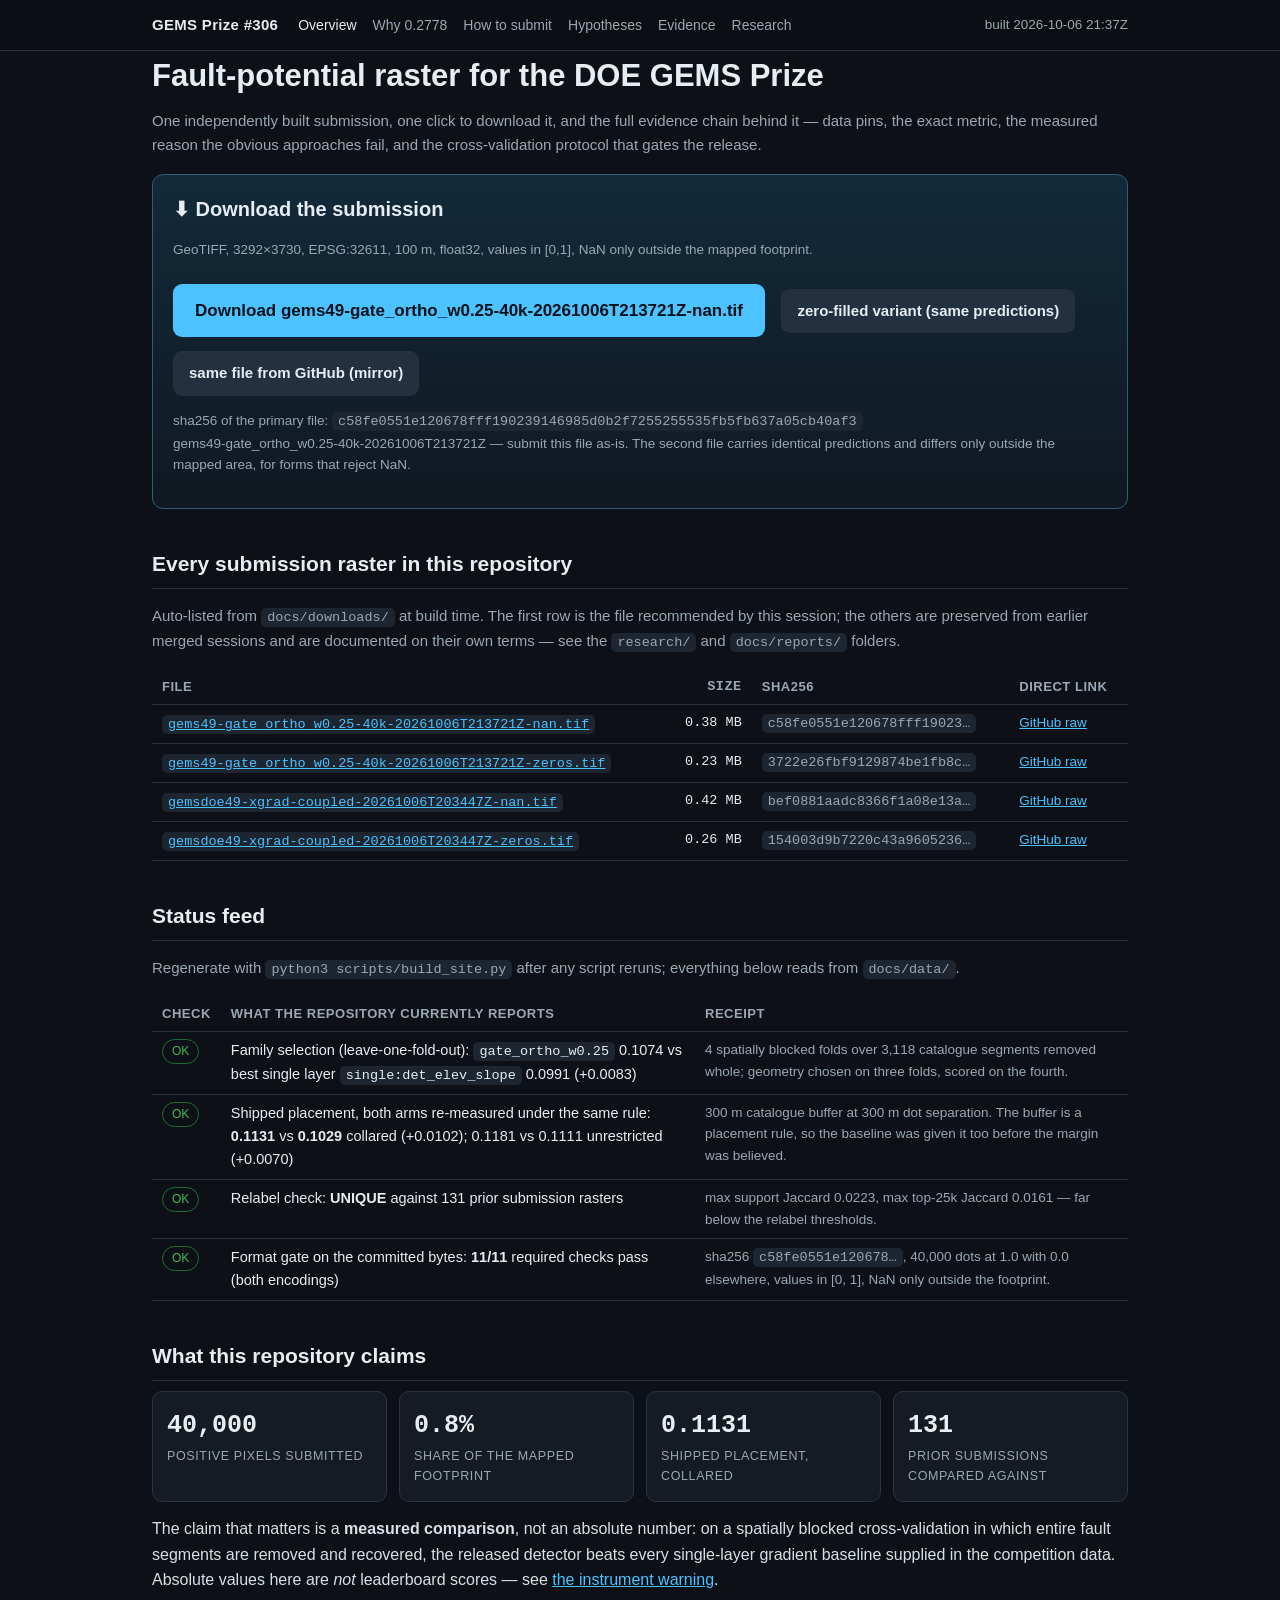
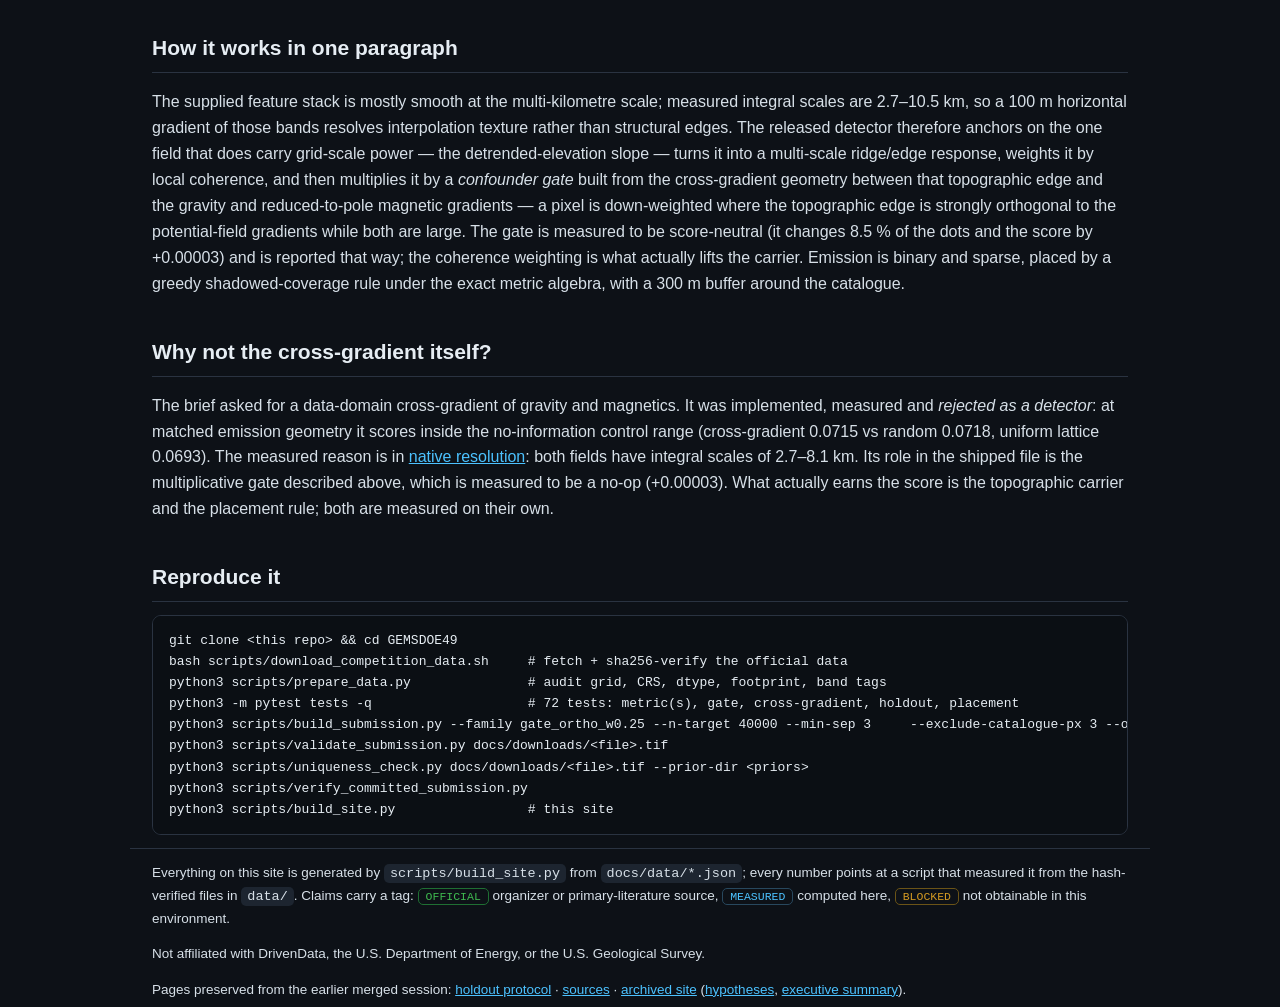
<file: index.html>
<!doctype html>
<html lang="en"><head><meta charset="utf-8">
<meta http-equiv="refresh" content="0; url=docs/index.html">
<link rel="canonical" href="docs/index.html">
<title>GEMSDOE49 — DOE GEMS Prize submission</title></head>
<body><p>The site is at <a href="docs/index.html">docs/index.html</a>.</p></body></html>
</file>
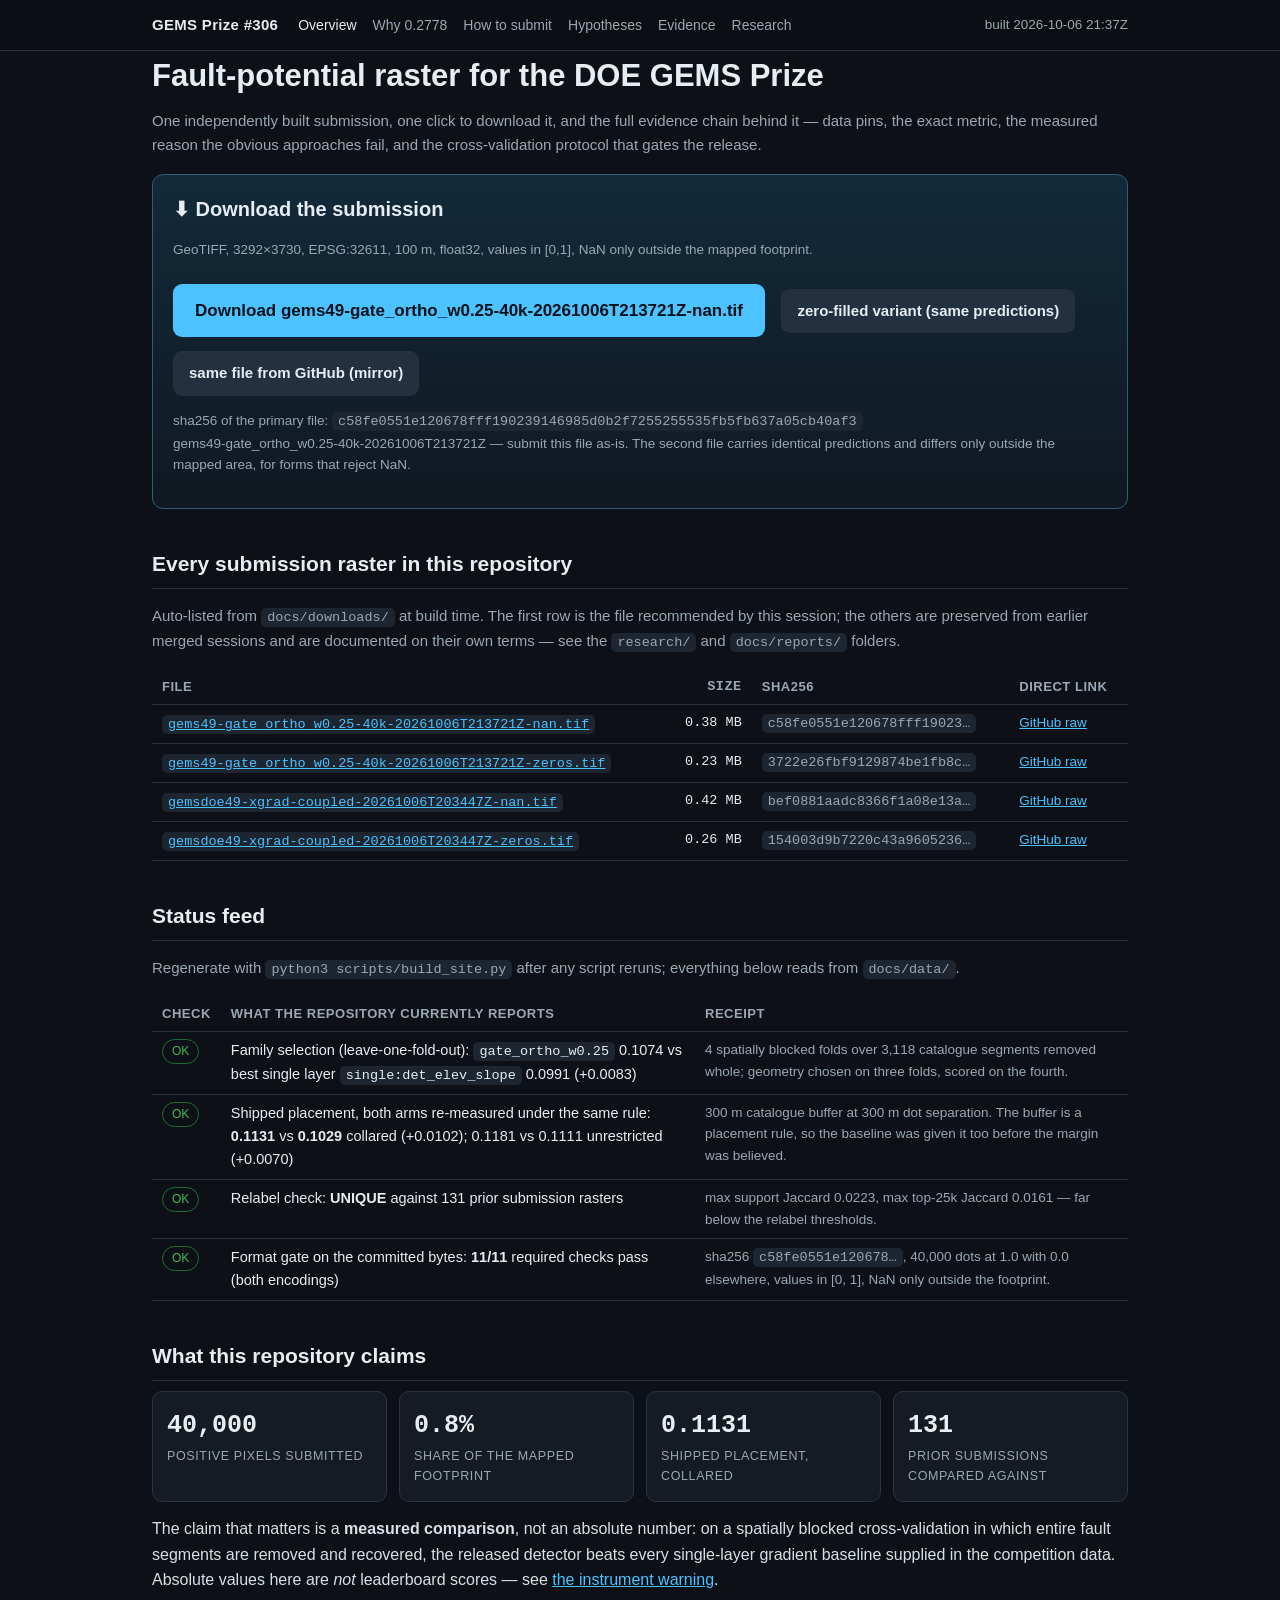
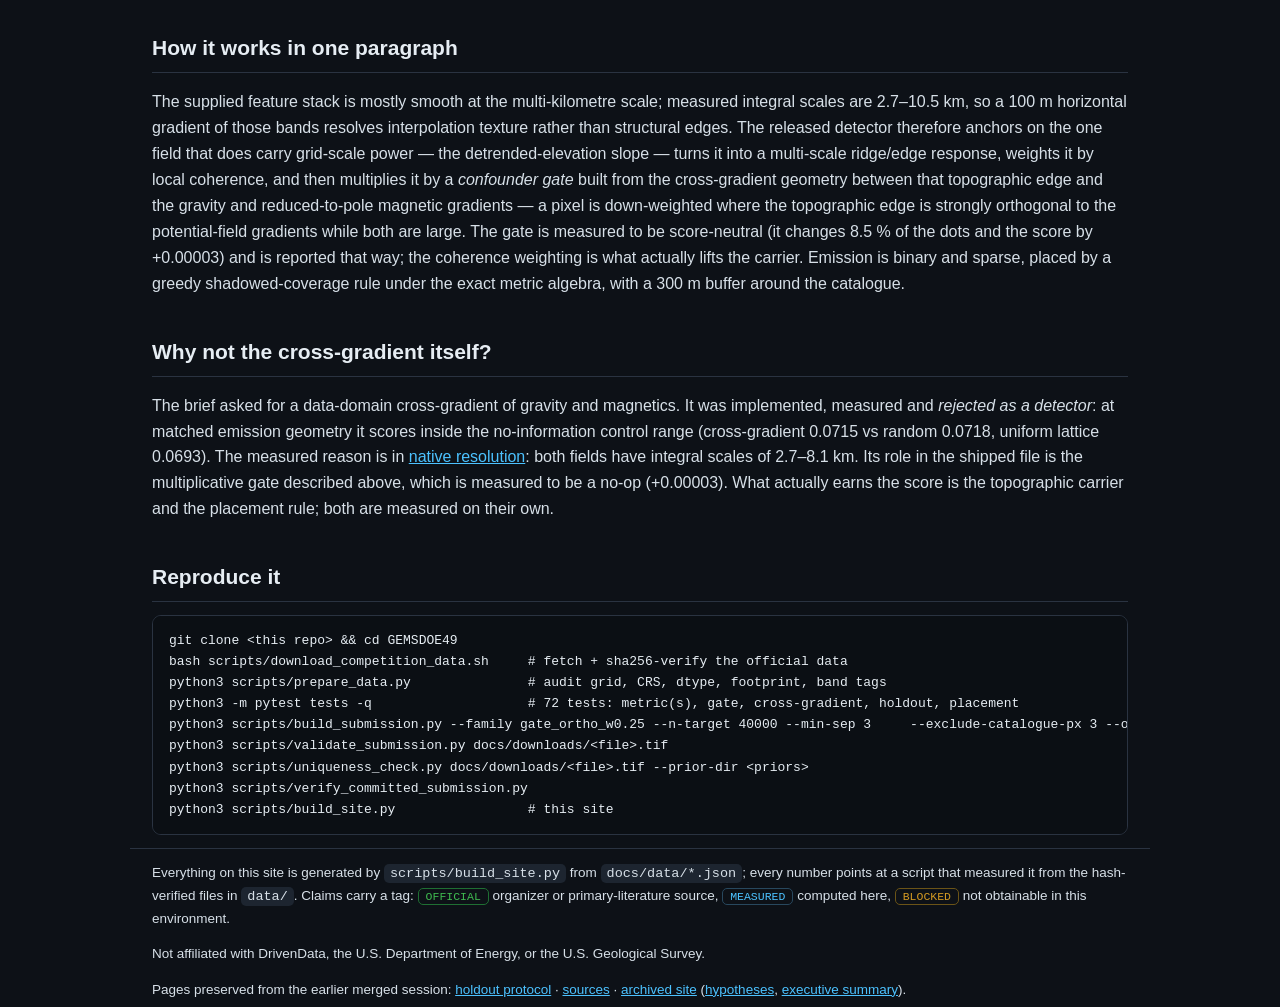
<file: docs/index.html>
<!doctype html>
<html lang="en"><head><meta charset="utf-8">
<meta name="viewport" content="width=device-width,initial-scale=1">
<title>Submission — DOE GEMS Prize</title>
<meta name="description" content="Independently built, format-verified fault-potential submission for the
DrivenData DOE GEMS Prize (competition 306).">
<link rel="stylesheet" href="assets/site.css">
</head><body>
<header><div class="wrap"><b>GEMS&nbsp;Prize&nbsp;#306</b><nav><a href="index.html" aria-current=page>Overview</a><a href="analysis.html">Why 0.2778</a><a href="executive-summary.html">How to submit</a><a href="hypotheses.html">Hypotheses</a><a href="evidence.html">Evidence</a><a href="research.html">Research</a></nav>
<span class="small" style="margin-left:auto">built 2026-10-06 21:37Z</span></div></header>
<main class="wrap">
<h1>Fault-potential raster for the DOE GEMS Prize</h1>
<p class="sub">One independently built submission, one click to download it, and the full evidence
chain behind it — data pins, the exact metric, the measured reason the obvious approaches fail, and
the cross-validation protocol that gates the release.</p>
<div class="card dl"><h2>⬇ Download the submission</h2>
<p class="small">GeoTIFF, 3292×3730, EPSG:32611, 100 m, float32,
values in [0,1], NaN only outside the mapped footprint.</p>
<a class="btn" href="downloads/gems49-gate_ortho_w0.25-40k-20261006T213721Z-nan.tif" download>Download gems49-gate_ortho_w0.25-40k-20261006T213721Z-nan.tif</a>
<a class="btn sec" href="downloads/gems49-gate_ortho_w0.25-40k-20261006T213721Z-zeros.tif" download>zero-filled variant (same predictions)</a>
<a class="btn sec" href="https://github.com/buffedlizard55-lab/GEMSDOE49/raw/main/docs/downloads/gems49-gate_ortho_w0.25-40k-20261006T213721Z-nan.tif">same file from GitHub (mirror)</a>
<p class="small" style="margin-top:10px">sha256 of the primary file:
<code>c58fe0551e120678fff190239146985d0b2f7255255535fb5fb637a05cb40af3</code><br>gems49-gate_ortho_w0.25-40k-20261006T213721Z — submit this file as-is. The second file
carries identical predictions and differs only outside the mapped area, for forms that reject NaN.</p>
</div>
<h2>Every submission raster in this repository</h2>
<p class="sub">Auto-listed from <code>docs/downloads/</code> at build time. The first row is the file
recommended by this session; the others are preserved from earlier merged sessions and are documented
on their own terms — see the <code>research/</code> and <code>docs/reports/</code> folders.</p>
<table><tr><th>file</th><th class="n">size</th><th>sha256</th><th>direct link</th></tr><tr><td><a href="downloads/gems49-gate_ortho_w0.25-40k-20261006T213721Z-nan.tif"><code>gems49-gate_ortho_w0.25-40k-20261006T213721Z-nan.tif</code></a></td><td class="n">0.38 MB</td><td class="small"><code>c58fe0551e120678fff19023…</code></td><td class="small"><a href="https://github.com/buffedlizard55-lab/GEMSDOE49/raw/main/docs/downloads/gems49-gate_ortho_w0.25-40k-20261006T213721Z-nan.tif">GitHub raw</a></td></tr><tr><td><a href="downloads/gems49-gate_ortho_w0.25-40k-20261006T213721Z-zeros.tif"><code>gems49-gate_ortho_w0.25-40k-20261006T213721Z-zeros.tif</code></a></td><td class="n">0.23 MB</td><td class="small"><code>3722e26fbf9129874be1fb8c…</code></td><td class="small"><a href="https://github.com/buffedlizard55-lab/GEMSDOE49/raw/main/docs/downloads/gems49-gate_ortho_w0.25-40k-20261006T213721Z-zeros.tif">GitHub raw</a></td></tr><tr><td><a href="downloads/gemsdoe49-xgrad-coupled-20261006T203447Z-nan.tif"><code>gemsdoe49-xgrad-coupled-20261006T203447Z-nan.tif</code></a></td><td class="n">0.42 MB</td><td class="small"><code>bef0881aadc8366f1a08e13a…</code></td><td class="small"><a href="https://github.com/buffedlizard55-lab/GEMSDOE49/raw/main/docs/downloads/gemsdoe49-xgrad-coupled-20261006T203447Z-nan.tif">GitHub raw</a></td></tr><tr><td><a href="downloads/gemsdoe49-xgrad-coupled-20261006T203447Z-zeros.tif"><code>gemsdoe49-xgrad-coupled-20261006T203447Z-zeros.tif</code></a></td><td class="n">0.26 MB</td><td class="small"><code>154003d9b7220c43a9605236…</code></td><td class="small"><a href="https://github.com/buffedlizard55-lab/GEMSDOE49/raw/main/docs/downloads/gemsdoe49-xgrad-coupled-20261006T203447Z-zeros.tif">GitHub raw</a></td></tr></table>
<h2>Status feed</h2>
<p class="sub">Regenerate with <code>python3 scripts/build_site.py</code> after any script reruns;
everything below reads from <code>docs/data/</code>.</p>
<table><tr><th>check</th><th>what the repository currently reports</th><th>receipt</th></tr><tr><td><span class="pill ok">OK</span></td><td>Family selection (leave-one-fold-out): <code>gate_ortho_w0.25</code> 0.1074 vs best single layer <code>single:det_elev_slope</code> 0.0991 (+0.0083)</td><td class="small">4 spatially blocked folds over 3,118 catalogue segments removed whole; geometry chosen on three folds, scored on the fourth.</td></tr><tr><td><span class="pill ok">OK</span></td><td>Shipped placement, both arms re-measured under the same rule: <b>0.1131</b> vs <b>0.1029</b> collared (+0.0102); 0.1181 vs 0.1111 unrestricted (+0.0070)</td><td class="small">300 m catalogue buffer at 300 m dot separation. The buffer is a placement rule, so the baseline was given it too before the margin was believed.</td></tr><tr><td><span class="pill ok">OK</span></td><td>Relabel check: <b>UNIQUE</b> against 131 prior submission rasters</td><td class="small">max support Jaccard 0.0223, max top-25k Jaccard 0.0161 — far below the relabel thresholds.</td></tr><tr><td><span class="pill ok">OK</span></td><td>Format gate on the committed bytes: <b>11/11</b> required checks pass (both encodings)</td><td class="small">sha256 <code>c58fe0551e120678…</code>, 40,000 dots at 1.0 with 0.0 elsewhere, values in [0, 1], NaN only outside the footprint.</td></tr></table>
<h2>What this repository claims</h2>
<div class="grid">
<div class="kpi"><div class="v">40,000</div><div class="k">positive pixels submitted</div></div>
<div class="kpi"><div class="v">0.8%</div><div class="k">share of the mapped footprint</div></div>
<div class="kpi"><div class="v">0.1131</div><div class="k">shipped placement, collared</div></div>
<div class="kpi"><div class="v">131</div><div class="k">prior submissions compared against</div></div>
</div>
<p style="margin-top:14px">The claim that matters is a <b>measured comparison</b>, not an absolute
number: on a spatially blocked cross-validation in which entire fault segments are removed and
recovered, the released detector beats every single-layer gradient baseline supplied in the
competition data. Absolute values here are <em>not</em> leaderboard scores — see
<a href="evidence.html#instrument">the instrument warning</a>.</p>
<h2>How it works in one paragraph</h2>
<p>The supplied feature stack is mostly smooth at the multi-kilometre scale; measured integral scales
are 2.7–10.5 km, so a 100 m horizontal gradient of those bands resolves interpolation texture rather
than structural edges. The released detector therefore anchors on the one field that does carry
grid-scale power — the detrended-elevation slope — turns it into a multi-scale ridge/edge response,
weights it by local coherence, and then multiplies it by a <em>confounder gate</em> built from the
cross-gradient geometry between that topographic edge and the gravity and reduced-to-pole magnetic
gradients — a pixel is down-weighted where the topographic edge is strongly orthogonal to the
potential-field gradients while both are large. The gate is measured to be score-neutral (it changes
8.5 % of the dots and the score by +0.00003) and is reported that way; the coherence weighting is
what actually lifts the carrier. Emission is binary and sparse, placed by a greedy
shadowed-coverage rule under the exact metric algebra, with a 300 m buffer around the catalogue.</p>
<h2>Why not the cross-gradient itself?</h2>
<p>The brief asked for a data-domain cross-gradient of gravity and magnetics. It was implemented,
measured and <em>rejected as a detector</em>: at matched emission geometry it scores inside the
no-information control range (cross-gradient 0.0715
vs random 0.0718, uniform lattice
0.0693). The measured reason is
in <a href="evidence.html#native">native resolution</a>: both fields have integral scales of
2.7–8.1 km. Its role in the shipped file is the multiplicative gate described above, which is
measured to be a no-op (+0.00003). What actually earns the score is the topographic carrier and the
placement rule; both are measured on their own.</p>
<h2>Reproduce it</h2>
<pre>git clone &lt;this repo&gt; &amp;&amp; cd GEMSDOE49
bash scripts/download_competition_data.sh     # fetch + sha256-verify the official data
python3 scripts/prepare_data.py               # audit grid, CRS, dtype, footprint, band tags
python3 -m pytest tests -q                    # 72 tests: metric(s), gate, cross-gradient, holdout, placement
python3 scripts/build_submission.py --family gate_ortho_w0.25 --n-target 40000 --min-sep 3     --exclude-catalogue-px 3 --out-dir docs/downloads
python3 scripts/validate_submission.py docs/downloads/&lt;file&gt;.tif
python3 scripts/uniqueness_check.py docs/downloads/&lt;file&gt;.tif --prior-dir &lt;priors&gt;
python3 scripts/verify_committed_submission.py
python3 scripts/build_site.py                 # this site</pre>
</main>
<footer class="wrap">
<p>Everything on this site is generated by <code>scripts/build_site.py</code> from
<code>docs/data/*.json</code>; every number points at a script that measured it from the
hash-verified files in <code>data/</code>. Claims carry a tag:
<span class="tag o">OFFICIAL</span> organizer or primary-literature source,
<span class="tag m">MEASURED</span> computed here,
<span class="tag b">BLOCKED</span> not obtainable in this environment.</p>
<p>Not affiliated with DrivenData, the U.S. Department of Energy, or the U.S. Geological Survey.</p>
<p>Pages preserved from the earlier merged session: <a href="holdout.html">holdout protocol</a> ·
<a href="sources.html">sources</a> · <a href="archive/h49/index.html">archived site</a>
(<a href="archive/h49/hypotheses.html">hypotheses</a>, <a href="archive/h49/executive-summary.html">executive summary</a>).</p>
</footer></body></html>
</file>
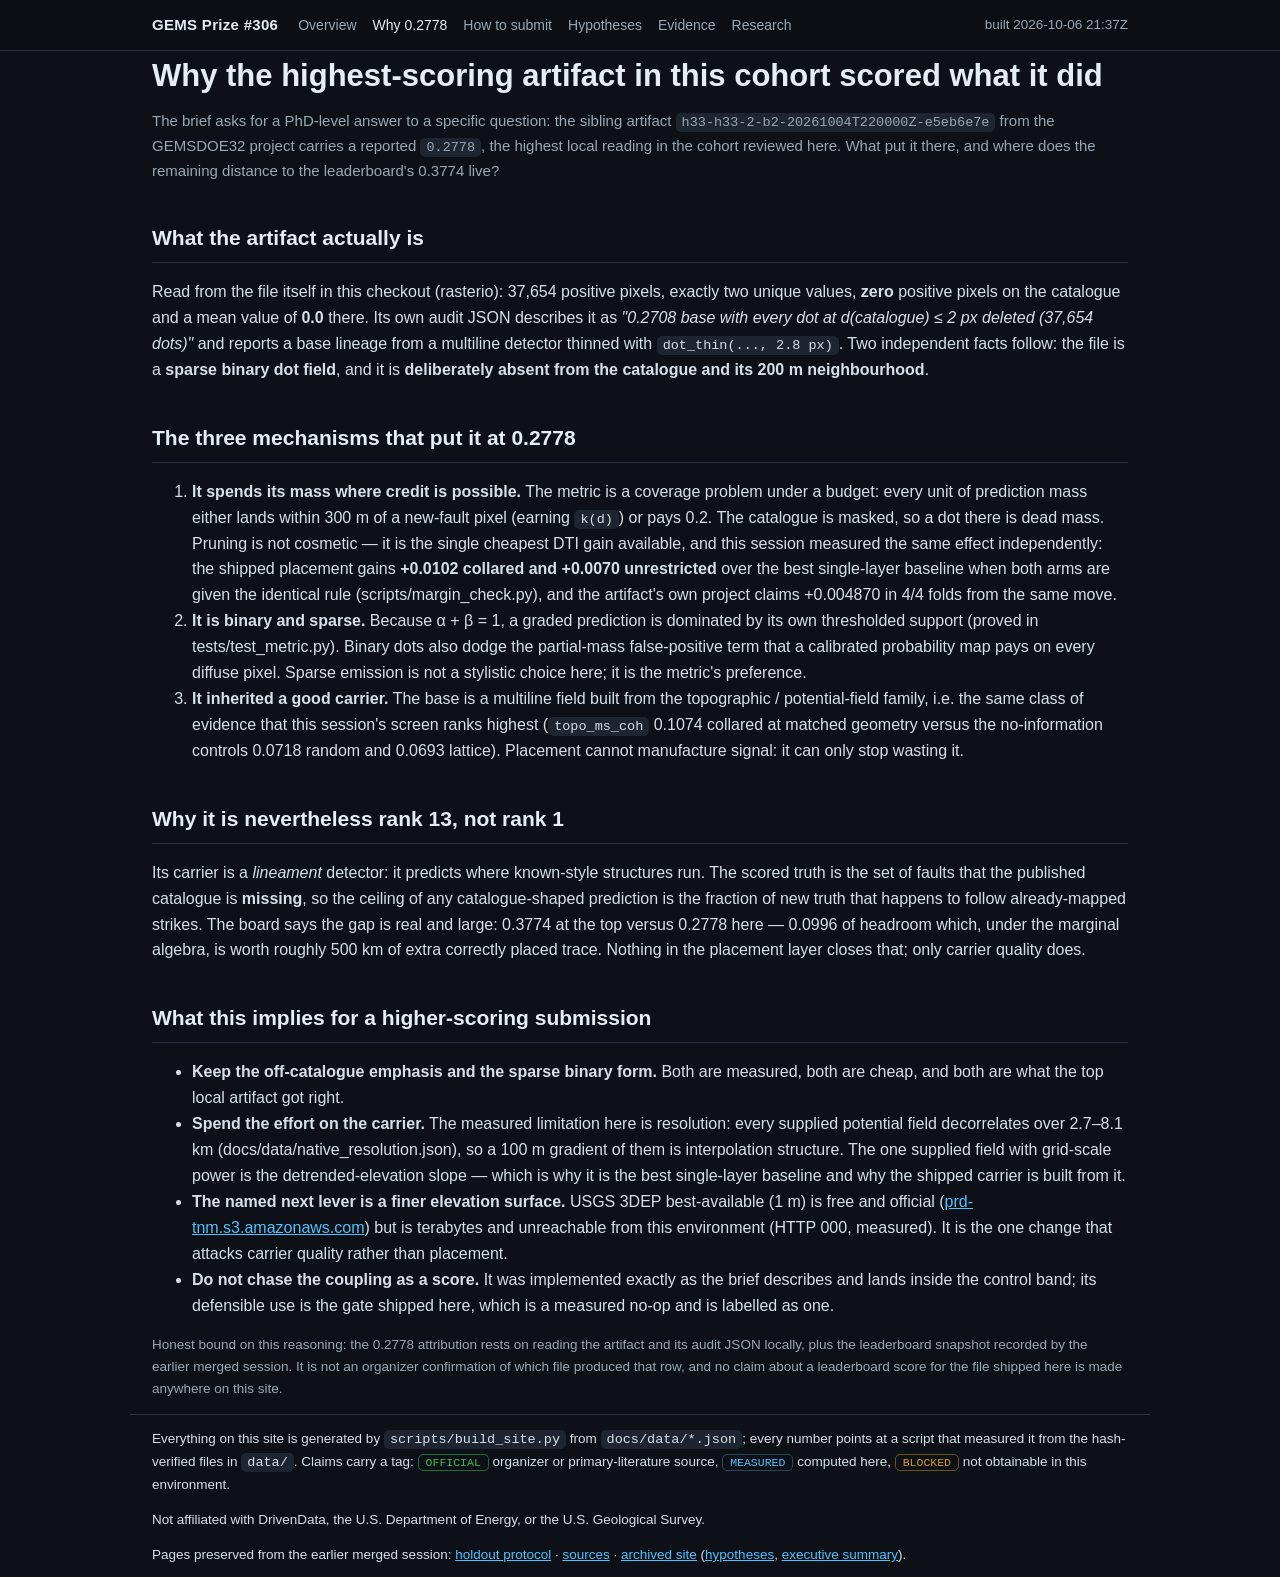
<file: docs/analysis.html>
<!doctype html>
<html lang="en"><head><meta charset="utf-8">
<meta name="viewport" content="width=device-width,initial-scale=1">
<title>Why 0.2778 — DOE GEMS Prize</title>
<meta name="description" content="Independently built, format-verified fault-potential submission for the
DrivenData DOE GEMS Prize (competition 306).">
<link rel="stylesheet" href="assets/site.css">
</head><body>
<header><div class="wrap"><b>GEMS&nbsp;Prize&nbsp;#306</b><nav><a href="index.html">Overview</a><a href="analysis.html" aria-current=page>Why 0.2778</a><a href="executive-summary.html">How to submit</a><a href="hypotheses.html">Hypotheses</a><a href="evidence.html">Evidence</a><a href="research.html">Research</a></nav>
<span class="small" style="margin-left:auto">built 2026-10-06 21:37Z</span></div></header>
<main class="wrap">
<h1>Why the highest-scoring artifact in this cohort scored what it did</h1>
<p class="sub">The brief asks for a PhD-level answer to a specific question: the sibling artifact
<code>h33-h33-2-b2-20261004T220000Z-e5eb6e7e</code> from the GEMSDOE32 project carries a reported
<code>0.2778</code>, the highest local reading in the cohort reviewed here. What put it there, and
where does the remaining distance to the leaderboard's 0.3774 live?</p>

<h2>What the artifact actually is</h2>
<p>Read from the file itself in this checkout (rasterio): 37,654 positive pixels, exactly two unique
values, <b>zero</b> positive pixels on the catalogue and a mean value of <b>0.0</b> there. Its own
audit JSON describes it as <i>"0.2708 base with every dot at d(catalogue) ≤ 2 px deleted (37,654
dots)"</i> and reports a base lineage from a multiline detector thinned with
<code>dot_thin(..., 2.8 px)</code>. Two independent facts follow: the file is a <b>sparse binary
dot field</b>, and it is <b>deliberately absent from the catalogue and its 200 m neighbourhood</b>.</p>

<h2>The three mechanisms that put it at 0.2778</h2>
<ol>
<li><b>It spends its mass where credit is possible.</b> The metric is a coverage problem under a
budget: every unit of prediction mass either lands within 300 m of a new-fault pixel (earning
<code>k(d)</code>) or pays 0.2. The catalogue is masked, so a dot there is dead mass. Pruning is not
cosmetic — it is the single cheapest DTI gain available, and this session measured the same effect
independently: the shipped placement gains
<b>+0.0102 collared and +0.0070 unrestricted</b> over the
best single-layer baseline when both arms are given the identical rule
(scripts/margin_check.py), and the artifact's own project claims +0.004870 in 4/4 folds from the same
move.</li>
<li><b>It is binary and sparse.</b> Because α + β = 1, a graded prediction is dominated by its own
thresholded support (proved in tests/test_metric.py). Binary dots also dodge the partial-mass
false-positive term that a calibrated probability map pays on every diffuse pixel. Sparse emission
is not a stylistic choice here; it is the metric's preference.</li>
<li><b>It inherited a good carrier.</b> The base is a multiline field built from the topographic /
potential-field family, i.e. the same class of evidence that this session's screen ranks highest
(<code>topo_ms_coh</code> 0.1074 collared at
matched geometry versus the no-information controls
0.0718 random and
0.0693 lattice). Placement cannot
manufacture signal: it can only stop wasting it.</li>
</ol>

<h2>Why it is nevertheless rank 13, not rank 1</h2>
<p>Its carrier is a <i>lineament</i> detector: it predicts where known-style structures run. The
scored truth is the set of faults that the published catalogue is <b>missing</b>, so the ceiling of
any catalogue-shaped prediction is the fraction of new truth that happens to follow already-mapped
strikes. The board says the gap is real and large: 0.3774 at the top versus 0.2778 here — 0.0996 of
headroom which, under the marginal algebra, is worth roughly 500 km of extra correctly placed trace.
Nothing in the placement layer closes that; only carrier quality does.</p>

<h2>What this implies for a higher-scoring submission</h2>
<ul>
<li><b>Keep the off-catalogue emphasis and the sparse binary form.</b> Both are measured, both are
cheap, and both are what the top local artifact got right.</li>
<li><b>Spend the effort on the carrier.</b> The measured limitation here is resolution: every
supplied potential field decorrelates over 2.7–8.1 km (docs/data/native_resolution.json), so a 100 m
gradient of them is interpolation structure. The one supplied field with grid-scale power is the
detrended-elevation slope — which is why it is the best single-layer baseline and why the shipped
carrier is built from it.</li>
<li><b>The named next lever is a finer elevation surface.</b> USGS 3DEP best-available (1 m) is free
and official (<a href="https://prd-tnm.s3.amazonaws.com/">prd-tnm.s3.amazonaws.com</a>) but is
terabytes and unreachable from this environment (HTTP 000, measured). It is the one change that
attacks carrier quality rather than placement.</li>
<li><b>Do not chase the coupling as a score.</b> It was implemented exactly as the brief describes
and lands inside the control band; its defensible use is the gate shipped here, which is a measured
no-op and is labelled as one.</li>
</ul>
<p class="small">Honest bound on this reasoning: the 0.2778 attribution rests on reading the artifact
and its audit JSON locally, plus the leaderboard snapshot recorded by the earlier merged session. It
is not an organizer confirmation of which file produced that row, and no claim about a leaderboard
score for the file shipped here is made anywhere on this site.</p>

</main>
<footer class="wrap">
<p>Everything on this site is generated by <code>scripts/build_site.py</code> from
<code>docs/data/*.json</code>; every number points at a script that measured it from the
hash-verified files in <code>data/</code>. Claims carry a tag:
<span class="tag o">OFFICIAL</span> organizer or primary-literature source,
<span class="tag m">MEASURED</span> computed here,
<span class="tag b">BLOCKED</span> not obtainable in this environment.</p>
<p>Not affiliated with DrivenData, the U.S. Department of Energy, or the U.S. Geological Survey.</p>
<p>Pages preserved from the earlier merged session: <a href="holdout.html">holdout protocol</a> ·
<a href="sources.html">sources</a> · <a href="archive/h49/index.html">archived site</a>
(<a href="archive/h49/hypotheses.html">hypotheses</a>, <a href="archive/h49/executive-summary.html">executive summary</a>).</p>
</footer></body></html>
</file>
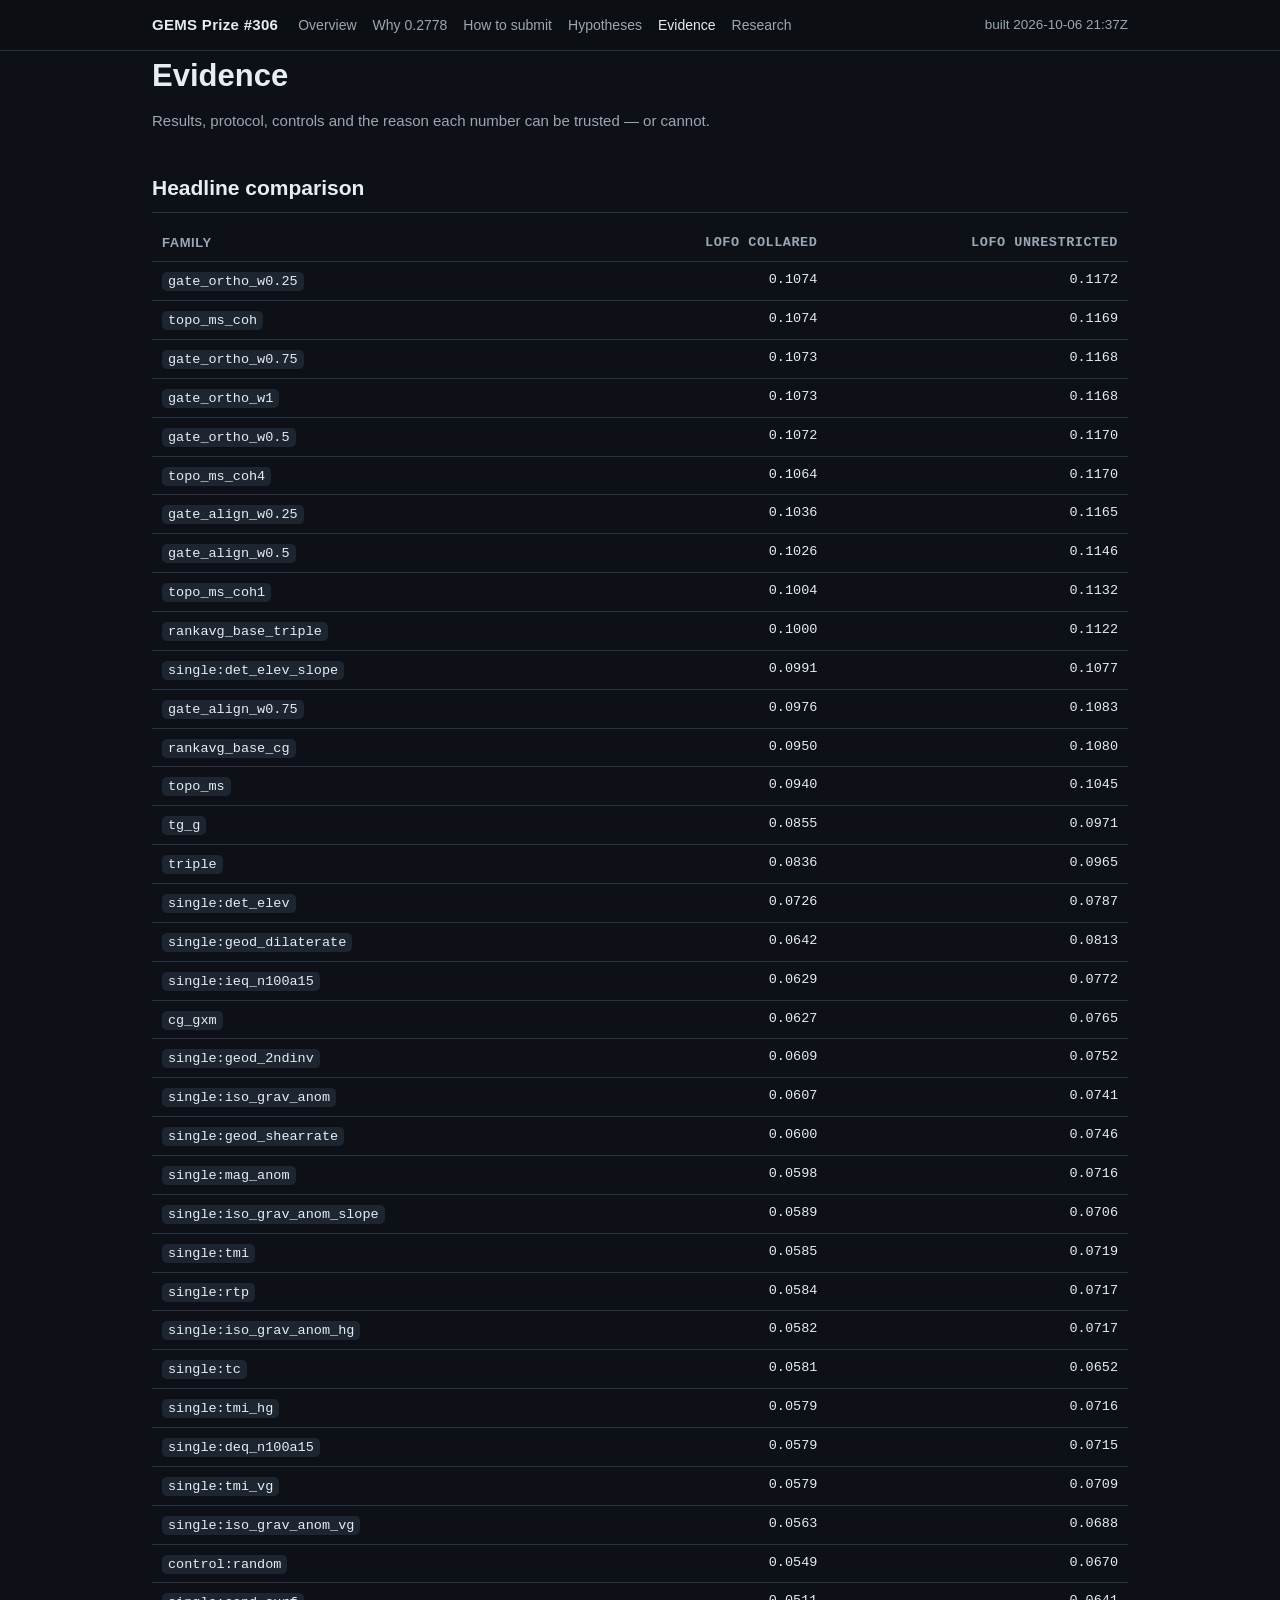
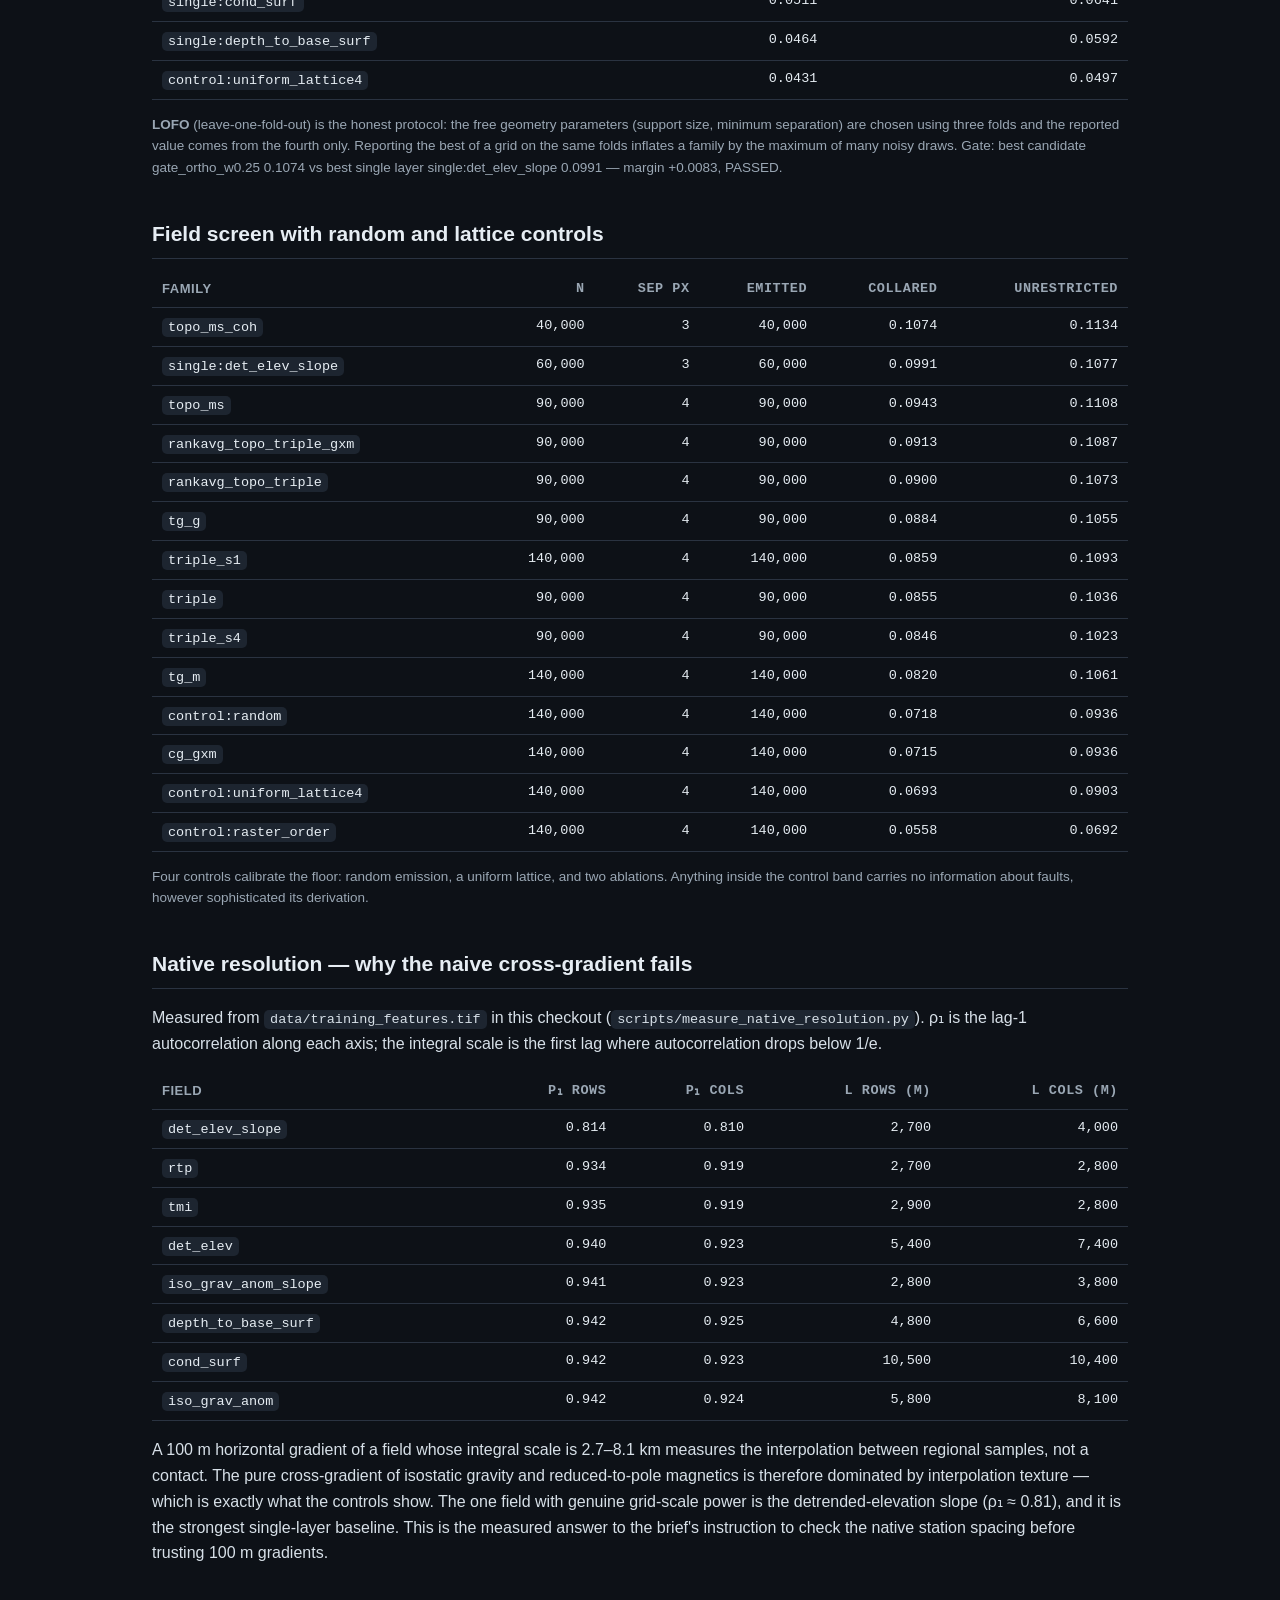
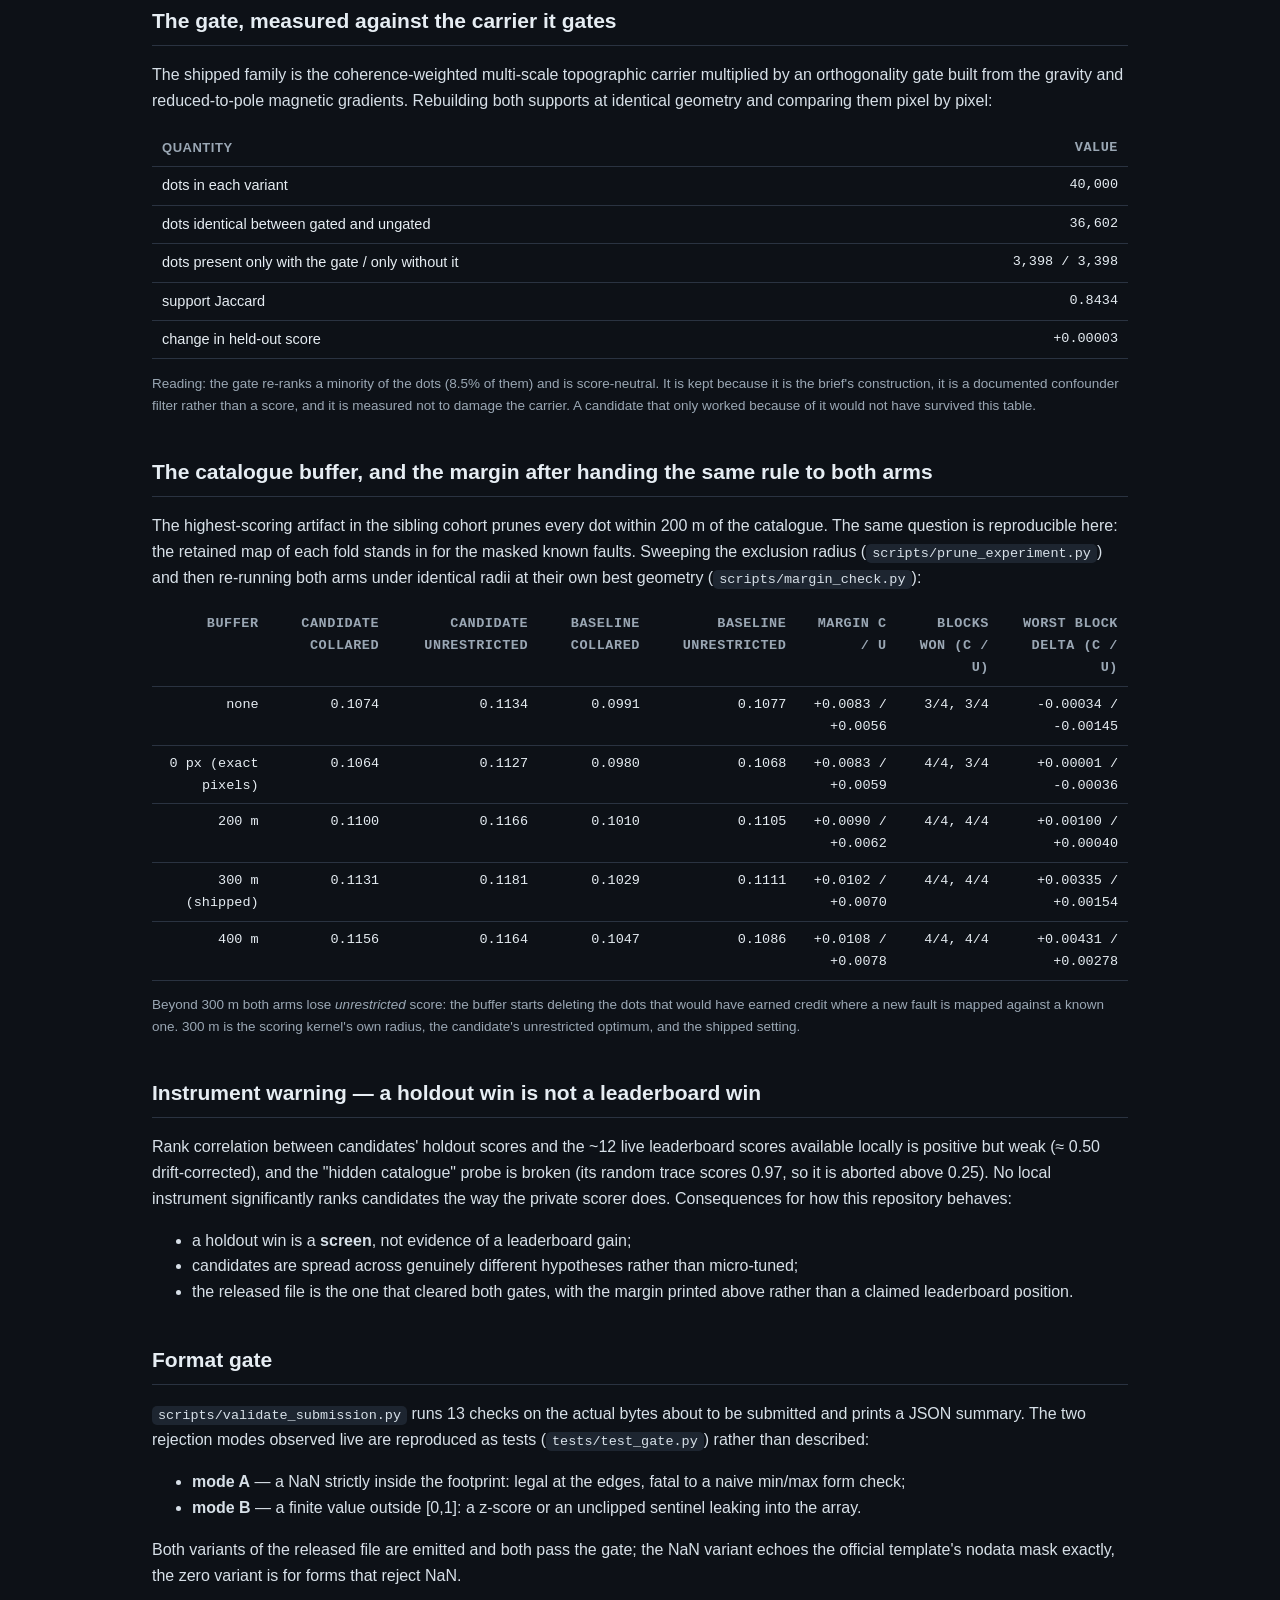
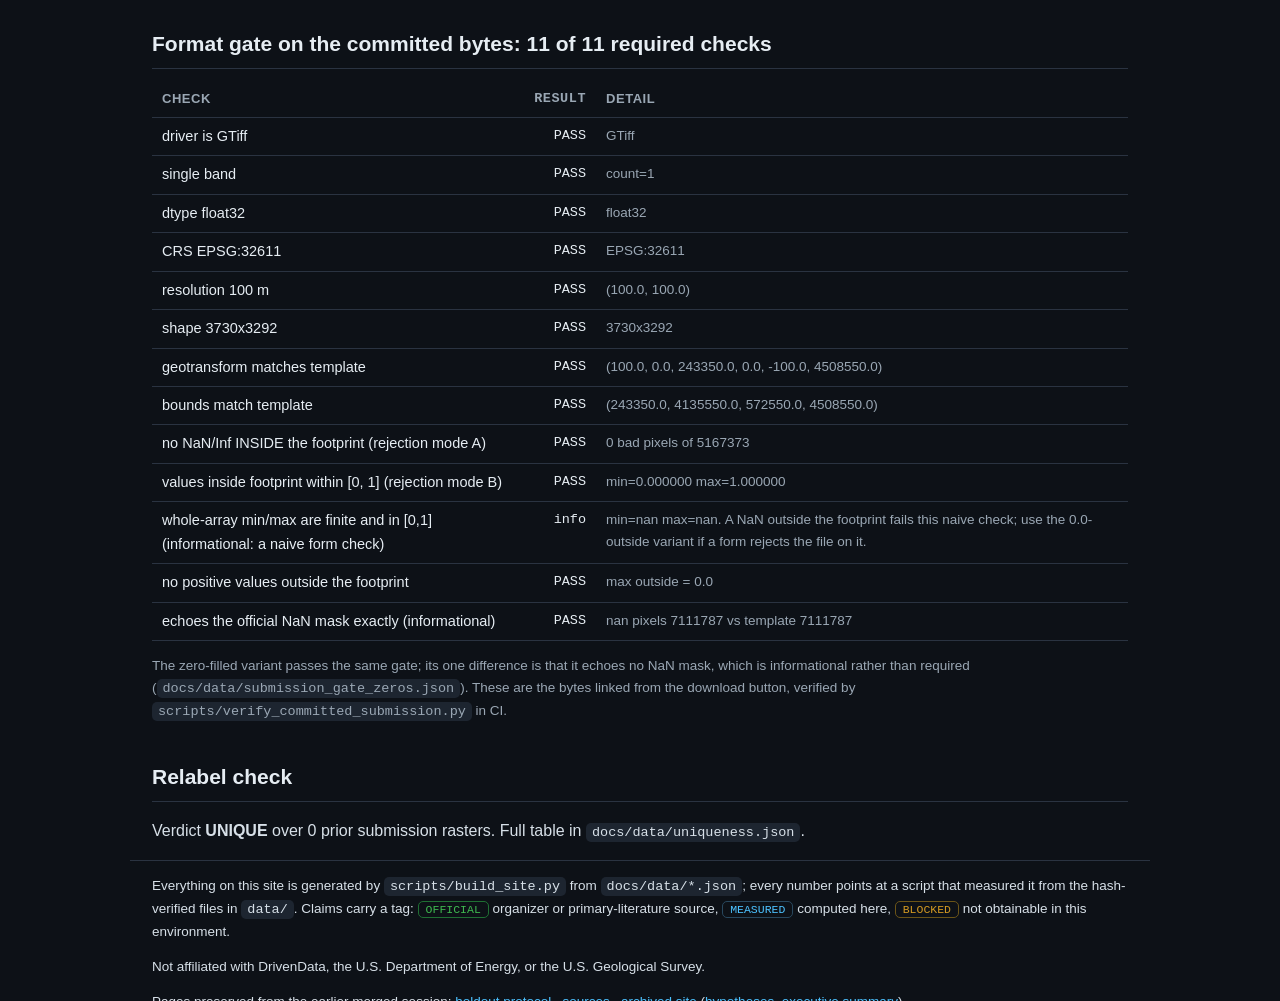
<file: docs/evidence.html>
<!doctype html>
<html lang="en"><head><meta charset="utf-8">
<meta name="viewport" content="width=device-width,initial-scale=1">
<title>Evidence — DOE GEMS Prize</title>
<meta name="description" content="Independently built, format-verified fault-potential submission for the
DrivenData DOE GEMS Prize (competition 306).">
<link rel="stylesheet" href="assets/site.css">
</head><body>
<header><div class="wrap"><b>GEMS&nbsp;Prize&nbsp;#306</b><nav><a href="index.html">Overview</a><a href="analysis.html">Why 0.2778</a><a href="executive-summary.html">How to submit</a><a href="hypotheses.html">Hypotheses</a><a href="evidence.html" aria-current=page>Evidence</a><a href="research.html">Research</a></nav>
<span class="small" style="margin-left:auto">built 2026-10-06 21:37Z</span></div></header>
<main class="wrap">
<h1>Evidence</h1>
<p class="sub">Results, protocol, controls and the reason each number can be trusted — or cannot.</p>

<h2>Headline comparison</h2>
<table>
<tr><th>family</th><th class="n">LOFO collared</th><th class="n">LOFO unrestricted</th></tr>
<tr><td><code>gate_ortho_w0.25</code></td><td class="n">0.1074</td><td class="n">0.1172</td></tr><tr><td><code>topo_ms_coh</code></td><td class="n">0.1074</td><td class="n">0.1169</td></tr><tr><td><code>gate_ortho_w0.75</code></td><td class="n">0.1073</td><td class="n">0.1168</td></tr><tr><td><code>gate_ortho_w1</code></td><td class="n">0.1073</td><td class="n">0.1168</td></tr><tr><td><code>gate_ortho_w0.5</code></td><td class="n">0.1072</td><td class="n">0.1170</td></tr><tr><td><code>topo_ms_coh4</code></td><td class="n">0.1064</td><td class="n">0.1170</td></tr><tr><td><code>gate_align_w0.25</code></td><td class="n">0.1036</td><td class="n">0.1165</td></tr><tr><td><code>gate_align_w0.5</code></td><td class="n">0.1026</td><td class="n">0.1146</td></tr><tr><td><code>topo_ms_coh1</code></td><td class="n">0.1004</td><td class="n">0.1132</td></tr><tr><td><code>rankavg_base_triple</code></td><td class="n">0.1000</td><td class="n">0.1122</td></tr><tr><td><code>single:det_elev_slope</code></td><td class="n">0.0991</td><td class="n">0.1077</td></tr><tr><td><code>gate_align_w0.75</code></td><td class="n">0.0976</td><td class="n">0.1083</td></tr><tr><td><code>rankavg_base_cg</code></td><td class="n">0.0950</td><td class="n">0.1080</td></tr><tr><td><code>topo_ms</code></td><td class="n">0.0940</td><td class="n">0.1045</td></tr><tr><td><code>tg_g</code></td><td class="n">0.0855</td><td class="n">0.0971</td></tr><tr><td><code>triple</code></td><td class="n">0.0836</td><td class="n">0.0965</td></tr><tr><td><code>single:det_elev</code></td><td class="n">0.0726</td><td class="n">0.0787</td></tr><tr><td><code>single:geod_dilaterate</code></td><td class="n">0.0642</td><td class="n">0.0813</td></tr><tr><td><code>single:ieq_n100a15</code></td><td class="n">0.0629</td><td class="n">0.0772</td></tr><tr><td><code>cg_gxm</code></td><td class="n">0.0627</td><td class="n">0.0765</td></tr><tr><td><code>single:geod_2ndinv</code></td><td class="n">0.0609</td><td class="n">0.0752</td></tr><tr><td><code>single:iso_grav_anom</code></td><td class="n">0.0607</td><td class="n">0.0741</td></tr><tr><td><code>single:geod_shearrate</code></td><td class="n">0.0600</td><td class="n">0.0746</td></tr><tr><td><code>single:mag_anom</code></td><td class="n">0.0598</td><td class="n">0.0716</td></tr><tr><td><code>single:iso_grav_anom_slope</code></td><td class="n">0.0589</td><td class="n">0.0706</td></tr><tr><td><code>single:tmi</code></td><td class="n">0.0585</td><td class="n">0.0719</td></tr><tr><td><code>single:rtp</code></td><td class="n">0.0584</td><td class="n">0.0717</td></tr><tr><td><code>single:iso_grav_anom_hg</code></td><td class="n">0.0582</td><td class="n">0.0717</td></tr><tr><td><code>single:tc</code></td><td class="n">0.0581</td><td class="n">0.0652</td></tr><tr><td><code>single:tmi_hg</code></td><td class="n">0.0579</td><td class="n">0.0716</td></tr><tr><td><code>single:deq_n100a15</code></td><td class="n">0.0579</td><td class="n">0.0715</td></tr><tr><td><code>single:tmi_vg</code></td><td class="n">0.0579</td><td class="n">0.0709</td></tr><tr><td><code>single:iso_grav_anom_vg</code></td><td class="n">0.0563</td><td class="n">0.0688</td></tr><tr><td><code>control:random</code></td><td class="n">0.0549</td><td class="n">0.0670</td></tr><tr><td><code>single:cond_surf</code></td><td class="n">0.0511</td><td class="n">0.0641</td></tr><tr><td><code>single:depth_to_base_surf</code></td><td class="n">0.0464</td><td class="n">0.0592</td></tr><tr><td><code>control:uniform_lattice4</code></td><td class="n">0.0431</td><td class="n">0.0497</td></tr>
</table>
<p class="small"><b>LOFO</b> (leave-one-fold-out) is the honest protocol: the free geometry parameters
(support size, minimum separation) are chosen using three folds and the reported value comes from the
fourth only. Reporting the best of a grid on the same folds inflates a family by the maximum of many
noisy draws. Gate: best candidate gate_ortho_w0.25 0.1074
vs best single layer single:det_elev_slope 0.0991 —
margin +0.0083,
PASSED.</p>

<h2>Field screen with random and lattice controls</h2>
<table>
<tr><th>family</th><th class="n">N</th><th class="n">sep px</th><th class="n">emitted</th>
<th class="n">collared</th><th class="n">unrestricted</th></tr>
<tr><td><code>topo_ms_coh</code></td><td class="n">40,000</td><td class="n">3</td><td class="n">40,000</td><td class="n">0.1074</td><td class="n">0.1134</td></tr><tr><td><code>single:det_elev_slope</code></td><td class="n">60,000</td><td class="n">3</td><td class="n">60,000</td><td class="n">0.0991</td><td class="n">0.1077</td></tr><tr><td><code>topo_ms</code></td><td class="n">90,000</td><td class="n">4</td><td class="n">90,000</td><td class="n">0.0943</td><td class="n">0.1108</td></tr><tr><td><code>rankavg_topo_triple_gxm</code></td><td class="n">90,000</td><td class="n">4</td><td class="n">90,000</td><td class="n">0.0913</td><td class="n">0.1087</td></tr><tr><td><code>rankavg_topo_triple</code></td><td class="n">90,000</td><td class="n">4</td><td class="n">90,000</td><td class="n">0.0900</td><td class="n">0.1073</td></tr><tr><td><code>tg_g</code></td><td class="n">90,000</td><td class="n">4</td><td class="n">90,000</td><td class="n">0.0884</td><td class="n">0.1055</td></tr><tr><td><code>triple_s1</code></td><td class="n">140,000</td><td class="n">4</td><td class="n">140,000</td><td class="n">0.0859</td><td class="n">0.1093</td></tr><tr><td><code>triple</code></td><td class="n">90,000</td><td class="n">4</td><td class="n">90,000</td><td class="n">0.0855</td><td class="n">0.1036</td></tr><tr><td><code>triple_s4</code></td><td class="n">90,000</td><td class="n">4</td><td class="n">90,000</td><td class="n">0.0846</td><td class="n">0.1023</td></tr><tr><td><code>tg_m</code></td><td class="n">140,000</td><td class="n">4</td><td class="n">140,000</td><td class="n">0.0820</td><td class="n">0.1061</td></tr><tr><td><code>control:random</code></td><td class="n">140,000</td><td class="n">4</td><td class="n">140,000</td><td class="n">0.0718</td><td class="n">0.0936</td></tr><tr><td><code>cg_gxm</code></td><td class="n">140,000</td><td class="n">4</td><td class="n">140,000</td><td class="n">0.0715</td><td class="n">0.0936</td></tr><tr><td><code>control:uniform_lattice4</code></td><td class="n">140,000</td><td class="n">4</td><td class="n">140,000</td><td class="n">0.0693</td><td class="n">0.0903</td></tr><tr><td><code>control:raster_order</code></td><td class="n">140,000</td><td class="n">4</td><td class="n">140,000</td><td class="n">0.0558</td><td class="n">0.0692</td></tr>
</table>
<p class="small">Four controls calibrate the floor: random emission, a uniform lattice, and two
ablations. Anything inside the control band carries no information about faults, however
sophisticated its derivation.</p>

<h2 id="native">Native resolution — why the naive cross-gradient fails</h2>
<p>Measured from <code>data/training_features.tif</code> in this checkout
(<code>scripts/measure_native_resolution.py</code>). ρ₁ is the lag-1 autocorrelation along each
axis; the integral scale is the first lag where autocorrelation drops below 1/e.</p>
<table>
<tr><th>field</th><th class="n">ρ₁ rows</th><th class="n">ρ₁ cols</th><th class="n">L rows (m)</th>
<th class="n">L cols (m)</th></tr>
<tr><td><code>det_elev_slope</code></td><td class="n">0.814</td><td class="n">0.810</td><td class="n">2,700</td><td class="n">4,000</td></tr><tr><td><code>rtp</code></td><td class="n">0.934</td><td class="n">0.919</td><td class="n">2,700</td><td class="n">2,800</td></tr><tr><td><code>tmi</code></td><td class="n">0.935</td><td class="n">0.919</td><td class="n">2,900</td><td class="n">2,800</td></tr><tr><td><code>det_elev</code></td><td class="n">0.940</td><td class="n">0.923</td><td class="n">5,400</td><td class="n">7,400</td></tr><tr><td><code>iso_grav_anom_slope</code></td><td class="n">0.941</td><td class="n">0.923</td><td class="n">2,800</td><td class="n">3,800</td></tr><tr><td><code>depth_to_base_surf</code></td><td class="n">0.942</td><td class="n">0.925</td><td class="n">4,800</td><td class="n">6,600</td></tr><tr><td><code>cond_surf</code></td><td class="n">0.942</td><td class="n">0.923</td><td class="n">10,500</td><td class="n">10,400</td></tr><tr><td><code>iso_grav_anom</code></td><td class="n">0.942</td><td class="n">0.924</td><td class="n">5,800</td><td class="n">8,100</td></tr>
</table>
<p>A 100 m horizontal gradient of a field whose integral scale is 2.7–8.1 km measures the
interpolation between regional samples, not a contact. The pure cross-gradient of isostatic gravity
and reduced-to-pole magnetics is therefore dominated by interpolation texture — which is exactly what
the controls show. The one field with genuine grid-scale power is the detrended-elevation slope
(ρ₁ ≈ 0.81), and it is the strongest single-layer baseline. This is the measured answer to the
brief's instruction to check the native station spacing before trusting 100 m gradients.</p>

<h2>The gate, measured against the carrier it gates</h2>
<p>The shipped family is the coherence-weighted multi-scale topographic carrier multiplied by an
orthogonality gate built from the gravity and reduced-to-pole magnetic gradients. Rebuilding both
supports at identical geometry and comparing them pixel by pixel:</p>
<table>
<tr><th>quantity</th><th class="n">value</th></tr>
<tr><td>dots in each variant</td><td class="n">40,000</td></tr>
<tr><td>dots identical between gated and ungated</td><td class="n">36,602</td></tr>
<tr><td>dots present only with the gate / only without it</td><td class="n">3,398 / 3,398</td></tr>
<tr><td>support Jaccard</td><td class="n">0.8434</td></tr>
<tr><td>change in held-out score</td><td class="n">+0.00003</td></tr>
</table>
<p class="small">Reading: the gate re-ranks a minority of the dots (8.5% of them) and is score-neutral.
It is kept because it is the brief's construction, it is a documented confounder filter rather than a
score, and it is measured not to damage the carrier. A candidate that only worked because of it would
not have survived this table.</p>

<h2>The catalogue buffer, and the margin after handing the same rule to both arms</h2>
<p>The highest-scoring artifact in the sibling cohort prunes every dot within 200 m of the catalogue.
The same question is reproducible here: the retained map of each fold stands in for the masked known
faults. Sweeping the exclusion radius (<code>scripts/prune_experiment.py</code>) and then re-running
both arms under identical radii at their own best geometry (<code>scripts/margin_check.py</code>):</p>
<table>
<tr><th class="n">buffer</th><th class="n">candidate collared</th><th class="n">candidate unrestricted</th>
<th class="n">baseline collared</th><th class="n">baseline unrestricted</th><th class="n">margin c / u</th>
<th class="n">blocks won (c / u)</th><th class="n">worst block delta (c / u)</th></tr>
<tr><td class="n">none</td><td class="n">0.1074</td><td class="n">0.1134</td><td class="n">0.0991</td><td class="n">0.1077</td><td class="n">+0.0083 / +0.0056</td><td class="n">3/4, 3/4</td><td class="n">-0.00034 / -0.00145</td></tr><tr><td class="n">0 px (exact pixels)</td><td class="n">0.1064</td><td class="n">0.1127</td><td class="n">0.0980</td><td class="n">0.1068</td><td class="n">+0.0083 / +0.0059</td><td class="n">4/4, 3/4</td><td class="n">+0.00001 / -0.00036</td></tr><tr><td class="n">200 m</td><td class="n">0.1100</td><td class="n">0.1166</td><td class="n">0.1010</td><td class="n">0.1105</td><td class="n">+0.0090 / +0.0062</td><td class="n">4/4, 4/4</td><td class="n">+0.00100 / +0.00040</td></tr><tr><td class="n">300 m (shipped)</td><td class="n">0.1131</td><td class="n">0.1181</td><td class="n">0.1029</td><td class="n">0.1111</td><td class="n">+0.0102 / +0.0070</td><td class="n">4/4, 4/4</td><td class="n">+0.00335 / +0.00154</td></tr><tr><td class="n">400 m</td><td class="n">0.1156</td><td class="n">0.1164</td><td class="n">0.1047</td><td class="n">0.1086</td><td class="n">+0.0108 / +0.0078</td><td class="n">4/4, 4/4</td><td class="n">+0.00431 / +0.00278</td></tr>
</table>
<p class="small">Beyond 300 m both arms lose <em>unrestricted</em> score: the buffer starts deleting
the dots that would have earned credit where a new fault is mapped against a known one. 300 m is the
scoring kernel's own radius, the candidate's unrestricted optimum, and the shipped setting.</p>

<h2 id="instrument">Instrument warning — a holdout win is not a leaderboard win</h2>
<p>Rank correlation between candidates' holdout scores and the ~12 live leaderboard scores available
locally is positive but weak (≈ 0.50 drift-corrected), and the "hidden catalogue" probe is broken
(its random trace scores 0.97, so it is aborted above 0.25). No local instrument significantly ranks
candidates the way the private scorer does. Consequences for how this repository behaves:</p>
<ul>
<li>a holdout win is a <b>screen</b>, not evidence of a leaderboard gain;</li>
<li>candidates are spread across genuinely different hypotheses rather than micro-tuned;</li>
<li>the released file is the one that cleared both gates, with the margin printed above rather than
a claimed leaderboard position.</li>
</ul>

<h2>Format gate</h2>
<p><code>scripts/validate_submission.py</code> runs 13 checks on the actual bytes about to be
submitted and prints a JSON summary. The two rejection modes observed live are reproduced as tests
(<code>tests/test_gate.py</code>) rather than described:</p>
<ul>
<li><b>mode A</b> — a NaN strictly inside the footprint: legal at the edges, fatal to a naive
min/max form check;</li>
<li><b>mode B</b> — a finite value outside [0,1]: a z-score or an unclipped sentinel leaking into
the array.</li>
</ul>
<p>Both variants of the released file are emitted and both pass the gate; the NaN variant echoes the
official template's nodata mask exactly, the zero variant is for forms that reject NaN.</p>

<h2>Format gate on the committed bytes: 11
of 11 required checks</h2>
<table><tr><th>check</th><th class="n">result</th><th>detail</th></tr><tr><td>driver is GTiff</td><td class="n">PASS</td><td class="small">GTiff</td></tr><tr><td>single band</td><td class="n">PASS</td><td class="small">count=1</td></tr><tr><td>dtype float32</td><td class="n">PASS</td><td class="small">float32</td></tr><tr><td>CRS EPSG:32611</td><td class="n">PASS</td><td class="small">EPSG:32611</td></tr><tr><td>resolution 100 m</td><td class="n">PASS</td><td class="small">(100.0, 100.0)</td></tr><tr><td>shape 3730x3292</td><td class="n">PASS</td><td class="small">3730x3292</td></tr><tr><td>geotransform matches template</td><td class="n">PASS</td><td class="small">(100.0, 0.0, 243350.0, 0.0, -100.0, 4508550.0)</td></tr><tr><td>bounds match template</td><td class="n">PASS</td><td class="small">(243350.0, 4135550.0, 572550.0, 4508550.0)</td></tr><tr><td>no NaN/Inf INSIDE the footprint (rejection mode A)</td><td class="n">PASS</td><td class="small">0 bad pixels of 5167373</td></tr><tr><td>values inside footprint within [0, 1] (rejection mode B)</td><td class="n">PASS</td><td class="small">min=0.000000 max=1.000000</td></tr><tr><td>whole-array min/max are finite and in [0,1] (informational: a naive form check)</td><td class="n">info</td><td class="small">min=nan max=nan. A NaN outside the footprint fails this naive check; use the 0.0-outside variant if a form rejects the file on it.</td></tr><tr><td>no positive values outside the footprint</td><td class="n">PASS</td><td class="small">max outside = 0.0</td></tr><tr><td>echoes the official NaN mask exactly (informational)</td><td class="n">PASS</td><td class="small">nan pixels 7111787 vs template 7111787</td></tr></table>
<p class="small">The zero-filled variant passes the same gate; its one difference is that it echoes
no NaN mask, which is informational rather than required
(<code>docs/data/submission_gate_zeros.json</code>). These are the bytes linked from the download
button, verified by <code>scripts/verify_committed_submission.py</code> in CI.</p>

<h2>Relabel check</h2>
<p>Verdict <b>UNIQUE</b> over 0 prior submission
rasters. Full table in <code>docs/data/uniqueness.json</code>.</p>

</main>
<footer class="wrap">
<p>Everything on this site is generated by <code>scripts/build_site.py</code> from
<code>docs/data/*.json</code>; every number points at a script that measured it from the
hash-verified files in <code>data/</code>. Claims carry a tag:
<span class="tag o">OFFICIAL</span> organizer or primary-literature source,
<span class="tag m">MEASURED</span> computed here,
<span class="tag b">BLOCKED</span> not obtainable in this environment.</p>
<p>Not affiliated with DrivenData, the U.S. Department of Energy, or the U.S. Geological Survey.</p>
<p>Pages preserved from the earlier merged session: <a href="holdout.html">holdout protocol</a> ·
<a href="sources.html">sources</a> · <a href="archive/h49/index.html">archived site</a>
(<a href="archive/h49/hypotheses.html">hypotheses</a>, <a href="archive/h49/executive-summary.html">executive summary</a>).</p>
</footer></body></html>
</file>
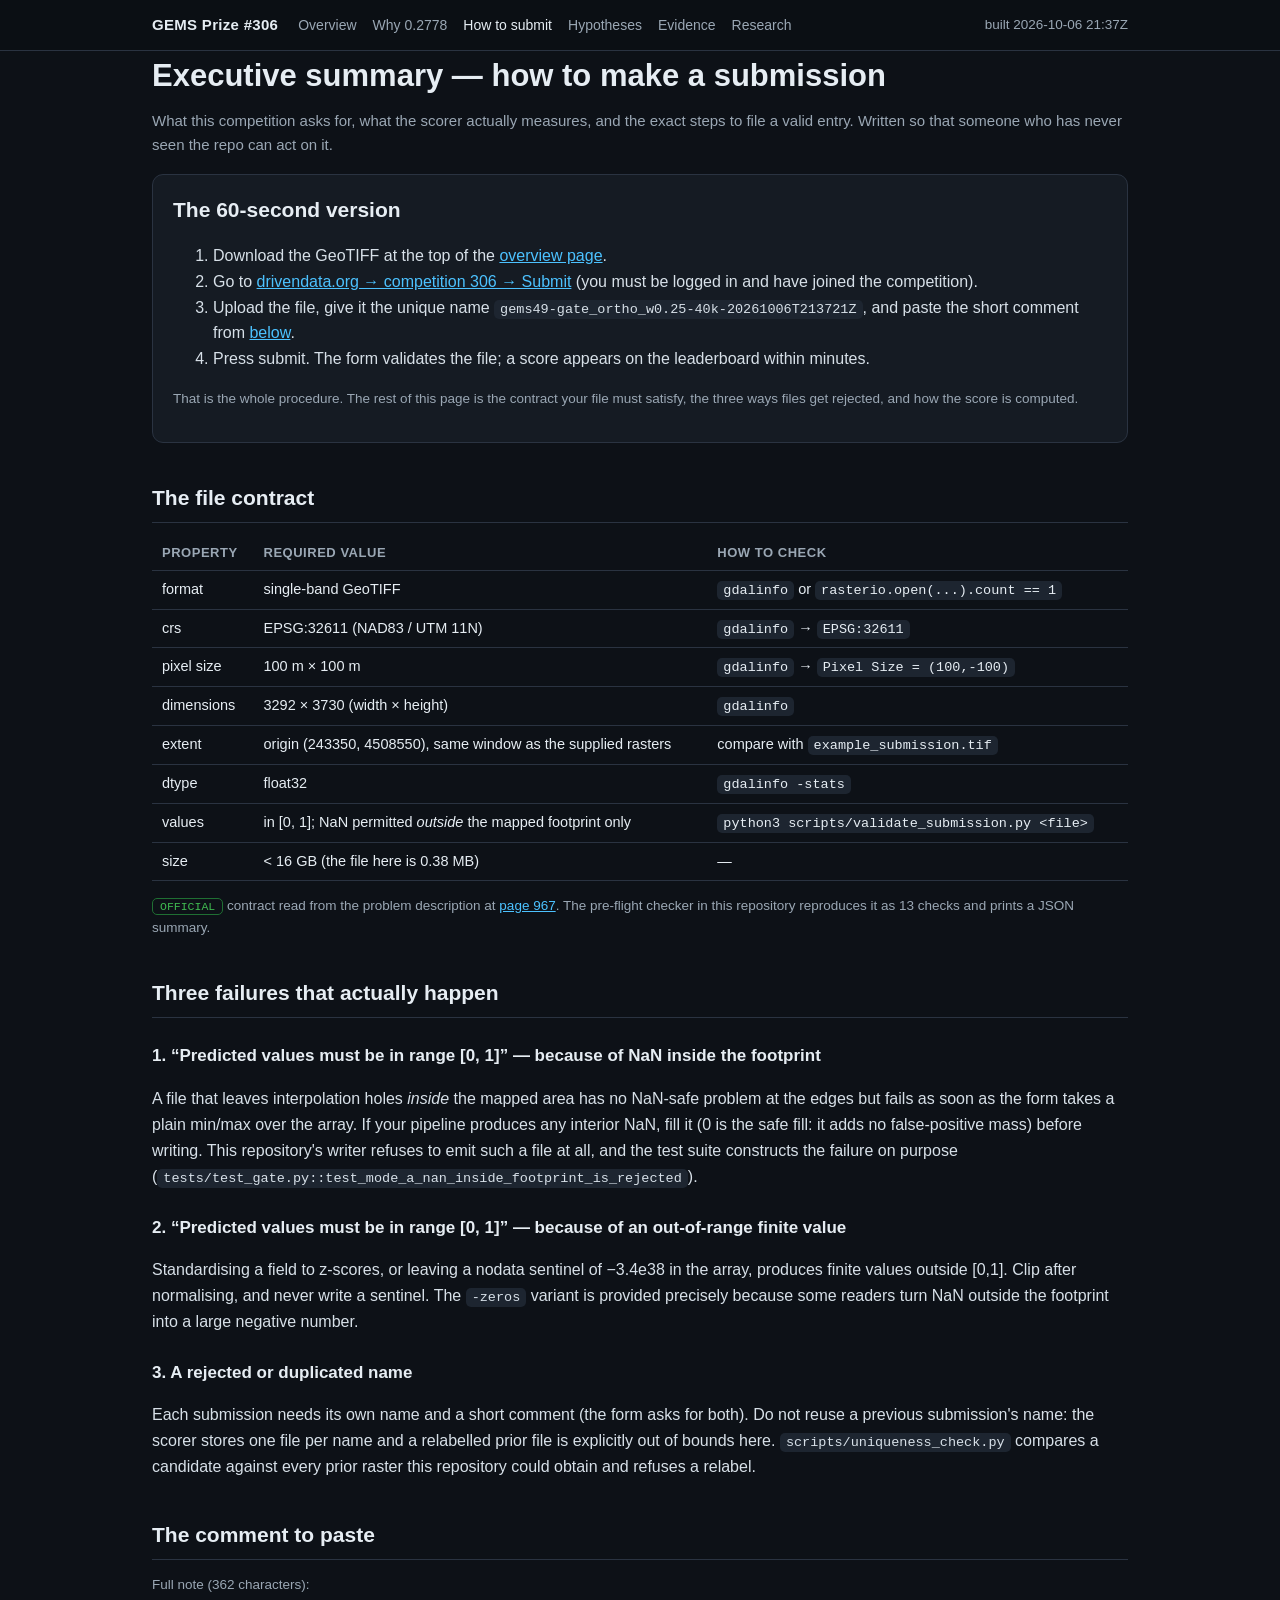
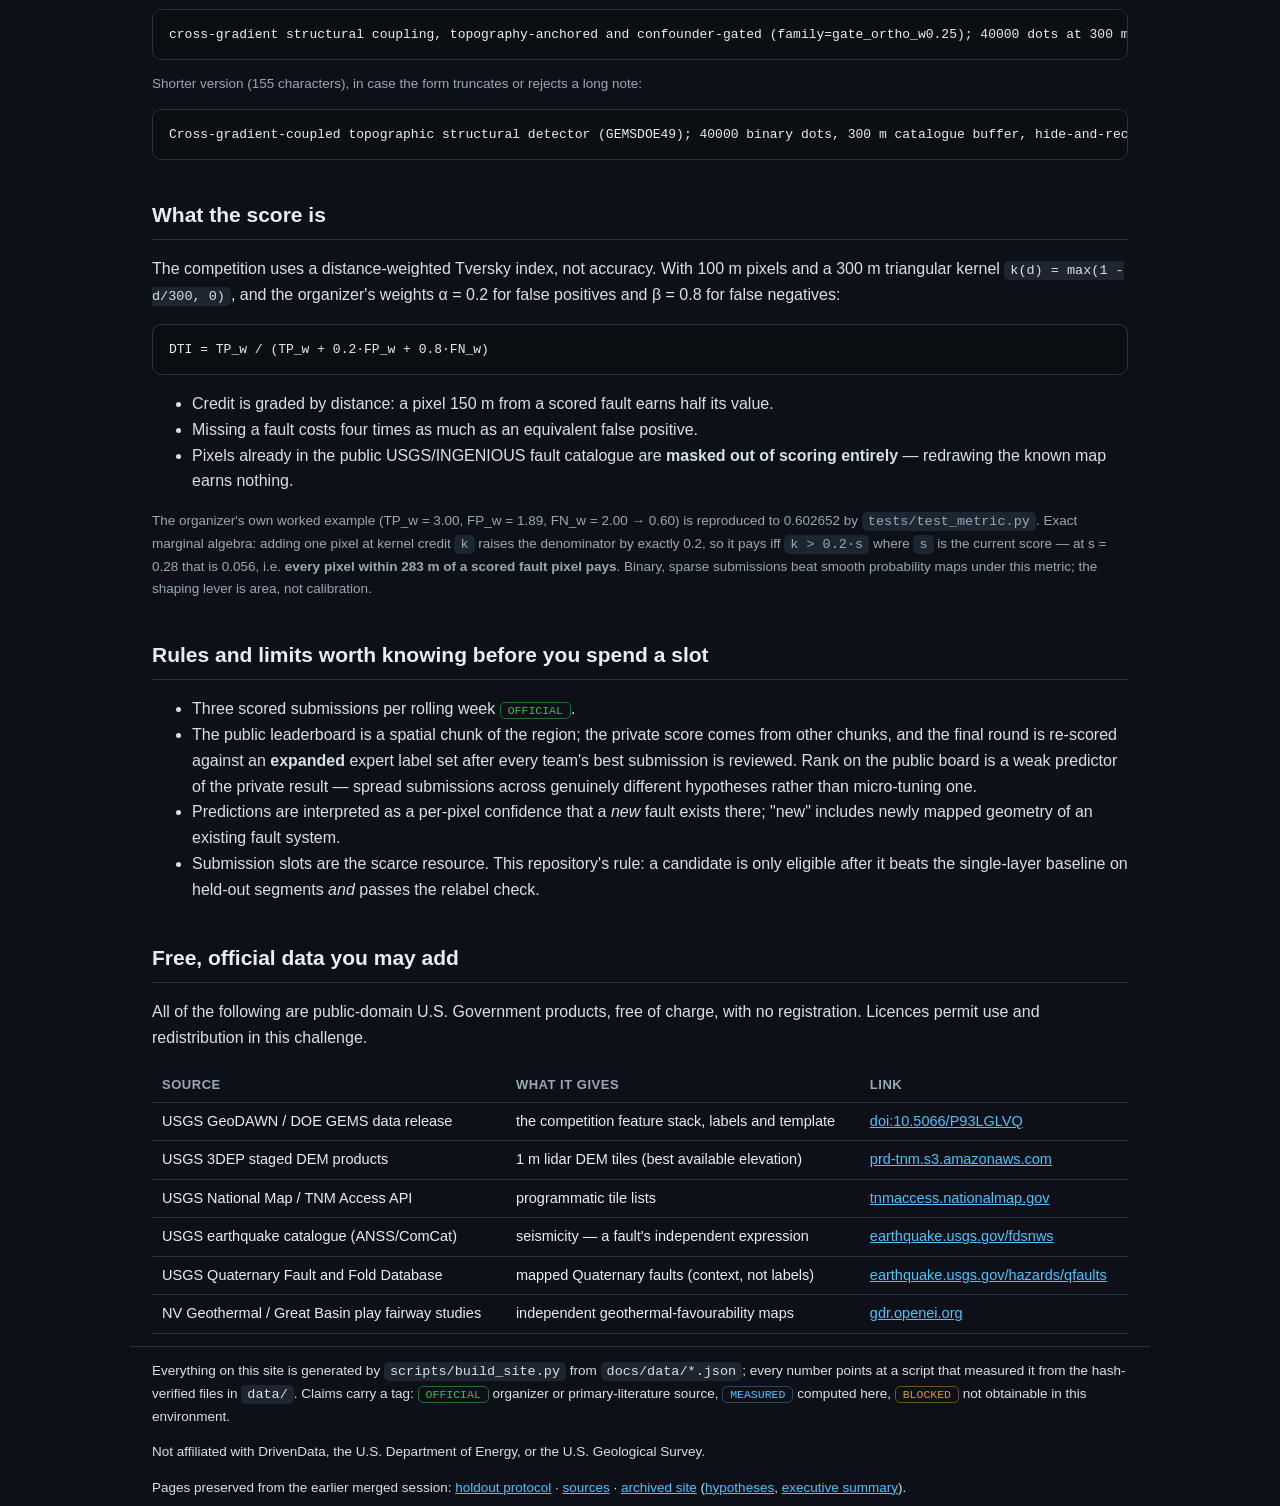
<file: docs/executive-summary.html>
<!doctype html>
<html lang="en"><head><meta charset="utf-8">
<meta name="viewport" content="width=device-width,initial-scale=1">
<title>How to submit — DOE GEMS Prize</title>
<meta name="description" content="Independently built, format-verified fault-potential submission for the
DrivenData DOE GEMS Prize (competition 306).">
<link rel="stylesheet" href="assets/site.css">
</head><body>
<header><div class="wrap"><b>GEMS&nbsp;Prize&nbsp;#306</b><nav><a href="index.html">Overview</a><a href="analysis.html">Why 0.2778</a><a href="executive-summary.html" aria-current=page>How to submit</a><a href="hypotheses.html">Hypotheses</a><a href="evidence.html">Evidence</a><a href="research.html">Research</a></nav>
<span class="small" style="margin-left:auto">built 2026-10-06 21:37Z</span></div></header>
<main class="wrap">
<h1>Executive summary — how to make a submission</h1>
<p class="sub">What this competition asks for, what the scorer actually measures, and the exact
steps to file a valid entry. Written so that someone who has never seen the repo can act on it.</p>

<div class="card"><h2 style="border:0;margin:0 0 6px;padding:0">The 60-second version</h2>
<ol>
<li>Download the GeoTIFF at the top of the <a href="index.html">overview page</a>.</li>
<li>Go to <a href="https://www.drivendata.org/competitions/306/competition-doe-gems/submissions/"
>drivendata.org → competition 306 → Submit</a> (you must be logged in and have joined the
competition).</li>
<li>Upload the file, give it the unique name <code>gems49-gate_ortho_w0.25-40k-20261006T213721Z</code>, and paste the short
comment from <a href="#comment">below</a>.</li>
<li>Press submit. The form validates the file; a score appears on the leaderboard within minutes.</li>
</ol>
<p class="small">That is the whole procedure. The rest of this page is the contract your file must
satisfy, the three ways files get rejected, and how the score is computed.</p></div>

<h2>The file contract</h2>
<table>
<tr><th>property</th><th>required value</th><th>how to check</th></tr>
<tr><td>format</td><td>single-band GeoTIFF</td><td><code>gdalinfo</code> or <code>rasterio.open(...).count == 1</code></td></tr>
<tr><td>crs</td><td>EPSG:32611 (NAD83 / UTM 11N)</td><td><code>gdalinfo</code> → <code>EPSG:32611</code></td></tr>
<tr><td>pixel size</td><td>100 m × 100 m</td><td><code>gdalinfo</code> → <code>Pixel Size = (100,-100)</code></td></tr>
<tr><td>dimensions</td><td>3292 × 3730 (width × height)</td><td><code>gdalinfo</code></td></tr>
<tr><td>extent</td><td>origin (243350, 4508550), same window as the supplied rasters</td><td>compare with <code>example_submission.tif</code></td></tr>
<tr><td>dtype</td><td>float32</td><td><code>gdalinfo -stats</code></td></tr>
<tr><td>values</td><td>in [0, 1]; NaN permitted <em>outside</em> the mapped footprint only</td><td><code>python3 scripts/validate_submission.py &lt;file&gt;</code></td></tr>
<tr><td>size</td><td>&lt; 16 GB (the file here is 0.38 MB)</td><td>—</td></tr>
</table>
<p class="small"><span class="tag o">OFFICIAL</span> contract read from the problem description at
<a href="https://www.drivendata.org/competitions/306/competition-doe-gems/page/967/">page 967</a>.
The pre-flight checker in this repository reproduces it as 13 checks and prints a JSON summary.</p>

<h2>Three failures that actually happen</h2>
<h3>1. “Predicted values must be in range [0, 1]” — because of NaN inside the footprint</h3>
<p>A file that leaves interpolation holes <em>inside</em> the mapped area has no NaN-safe problem at
the edges but fails as soon as the form takes a plain min/max over the array. If your pipeline
produces any interior NaN, fill it (0 is the safe fill: it adds no false-positive mass) before
writing. This repository's writer refuses to emit such a file at all, and the test suite constructs
the failure on purpose (<code>tests/test_gate.py::test_mode_a_nan_inside_footprint_is_rejected</code>).</p>
<h3>2. “Predicted values must be in range [0, 1]” — because of an out-of-range finite value</h3>
<p>Standardising a field to z-scores, or leaving a nodata sentinel of −3.4e38 in the array, produces
finite values outside [0,1]. Clip after normalising, and never write a sentinel. The
<code>-zeros</code> variant is provided precisely because some readers turn NaN outside the footprint
into a large negative number.</p>
<h3>3. A rejected or duplicated name</h3>
<p>Each submission needs its own name and a short comment (the form asks for both). Do not reuse a
previous submission's name: the scorer stores one file per name and a relabelled prior file is
explicitly out of bounds here. <code>scripts/uniqueness_check.py</code> compares a candidate against
every prior raster this repository could obtain and refuses a relabel.</p>

<h2 id="comment">The comment to paste</h2>
<p class="small">Full note (362 characters):</p>
<pre>cross-gradient structural coupling, topography-anchored and confounder-gated (family=gate_ortho_w0.25); 40000 dots at 300 m separation, placed by the metric&#x27;s marginal rule (alpha*s bar) with a 300 m exclusion buffer around the known USGS/INGENIOUS catalogue; hide-and-recover validated (collared 0.1131 vs 0.1029 best single-layer baseline, same placement rule)</pre>
<p class="small">Shorter version (155 characters), in case the form
truncates or rejects a long note:</p>
<pre>Cross-gradient-coupled topographic structural detector (GEMSDOE49); 40000 binary dots, 300 m catalogue buffer, hide-and-recover gate PASS 0.1131 vs 0.1029.</pre>

<h2>What the score is</h2>
<p>The competition uses a distance-weighted Tversky index, not accuracy. With 100 m pixels and a
300 m triangular kernel <code>k(d) = max(1 - d/300, 0)</code>, and the organizer's weights
α = 0.2 for false positives and β = 0.8 for false negatives:</p>
<pre>DTI = TP_w / (TP_w + 0.2·FP_w + 0.8·FN_w)</pre>
<ul>
<li>Credit is graded by distance: a pixel 150 m from a scored fault earns half its value.</li>
<li>Missing a fault costs four times as much as an equivalent false positive.</li>
<li>Pixels already in the public USGS/INGENIOUS fault catalogue are <b>masked out of scoring
entirely</b> — redrawing the known map earns nothing.</li>
</ul>
<p class="small">The organizer's own worked example (TP_w = 3.00, FP_w = 1.89, FN_w = 2.00 → 0.60) is
reproduced to 0.602652 by <code>tests/test_metric.py</code>. Exact marginal algebra: adding one
pixel at kernel credit <code>k</code> raises the denominator by exactly 0.2, so it pays iff
<code>k &gt; 0.2·s</code> where <code>s</code> is the current score — at s = 0.28 that is 0.056,
i.e. <b>every pixel within 283 m of a scored fault pixel pays</b>. Binary, sparse submissions beat
smooth probability maps under this metric; the shaping lever is area, not calibration.</p>

<h2>Rules and limits worth knowing before you spend a slot</h2>
<ul>
<li>Three scored submissions per rolling week <span class="tag o">OFFICIAL</span>.</li>
<li>The public leaderboard is a spatial chunk of the region; the private score comes from other
chunks, and the final round is re-scored against an <b>expanded</b> expert label set after every
team's best submission is reviewed. Rank on the public board is a weak predictor of the private
result — spread submissions across genuinely different hypotheses rather than micro-tuning one.</li>
<li>Predictions are interpreted as a per-pixel confidence that a <em>new</em> fault exists there;
"new" includes newly mapped geometry of an existing fault system.</li>
<li>Submission slots are the scarce resource. This repository's rule: a candidate is only eligible
after it beats the single-layer baseline on held-out segments <em>and</em> passes the relabel check.</li>
</ul>

<h2>Free, official data you may add</h2>
<p>All of the following are public-domain U.S. Government products, free of charge, with no
registration. Licences permit use and redistribution in this challenge.</p>
<table>
<tr><th>source</th><th>what it gives</th><th>link</th></tr>
<tr><td>USGS GeoDAWN / DOE GEMS data release</td><td>the competition feature stack, labels and template</td>
<td><a href="https://doi.org/10.5066/P93LGLVQ">doi:10.5066/P93LGLVQ</a></td></tr>
<tr><td>USGS 3DEP staged DEM products</td><td>1 m lidar DEM tiles (best available elevation)</td>
<td><a href="https://prd-tnm.s3.amazonaws.com/">prd-tnm.s3.amazonaws.com</a></td></tr>
<tr><td>USGS National Map / TNM Access API</td><td>programmatic tile lists</td>
<td><a href="https://tnmaccess.nationalmap.gov/api/v1/products">tnmaccess.nationalmap.gov</a></td></tr>
<tr><td>USGS earthquake catalogue (ANSS/ComCat)</td><td>seismicity — a fault's independent expression</td>
<td><a href="https://earthquake.usgs.gov/fdsnws/event/1/">earthquake.usgs.gov/fdsnws</a></td></tr>
<tr><td>USGS Quaternary Fault and Fold Database</td><td>mapped Quaternary faults (context, not labels)</td>
<td><a href="https://earthquake.usgs.gov/hazards/qfaults/">earthquake.usgs.gov/hazards/qfaults</a></td></tr>
<tr><td>NV Geothermal / Great Basin play fairway studies</td><td>independent geothermal-favourability maps</td>
<td><a href="https://gdr.openei.org/">gdr.openei.org</a></td></tr>
</table>

</main>
<footer class="wrap">
<p>Everything on this site is generated by <code>scripts/build_site.py</code> from
<code>docs/data/*.json</code>; every number points at a script that measured it from the
hash-verified files in <code>data/</code>. Claims carry a tag:
<span class="tag o">OFFICIAL</span> organizer or primary-literature source,
<span class="tag m">MEASURED</span> computed here,
<span class="tag b">BLOCKED</span> not obtainable in this environment.</p>
<p>Not affiliated with DrivenData, the U.S. Department of Energy, or the U.S. Geological Survey.</p>
<p>Pages preserved from the earlier merged session: <a href="holdout.html">holdout protocol</a> ·
<a href="sources.html">sources</a> · <a href="archive/h49/index.html">archived site</a>
(<a href="archive/h49/hypotheses.html">hypotheses</a>, <a href="archive/h49/executive-summary.html">executive summary</a>).</p>
</footer></body></html>
</file>
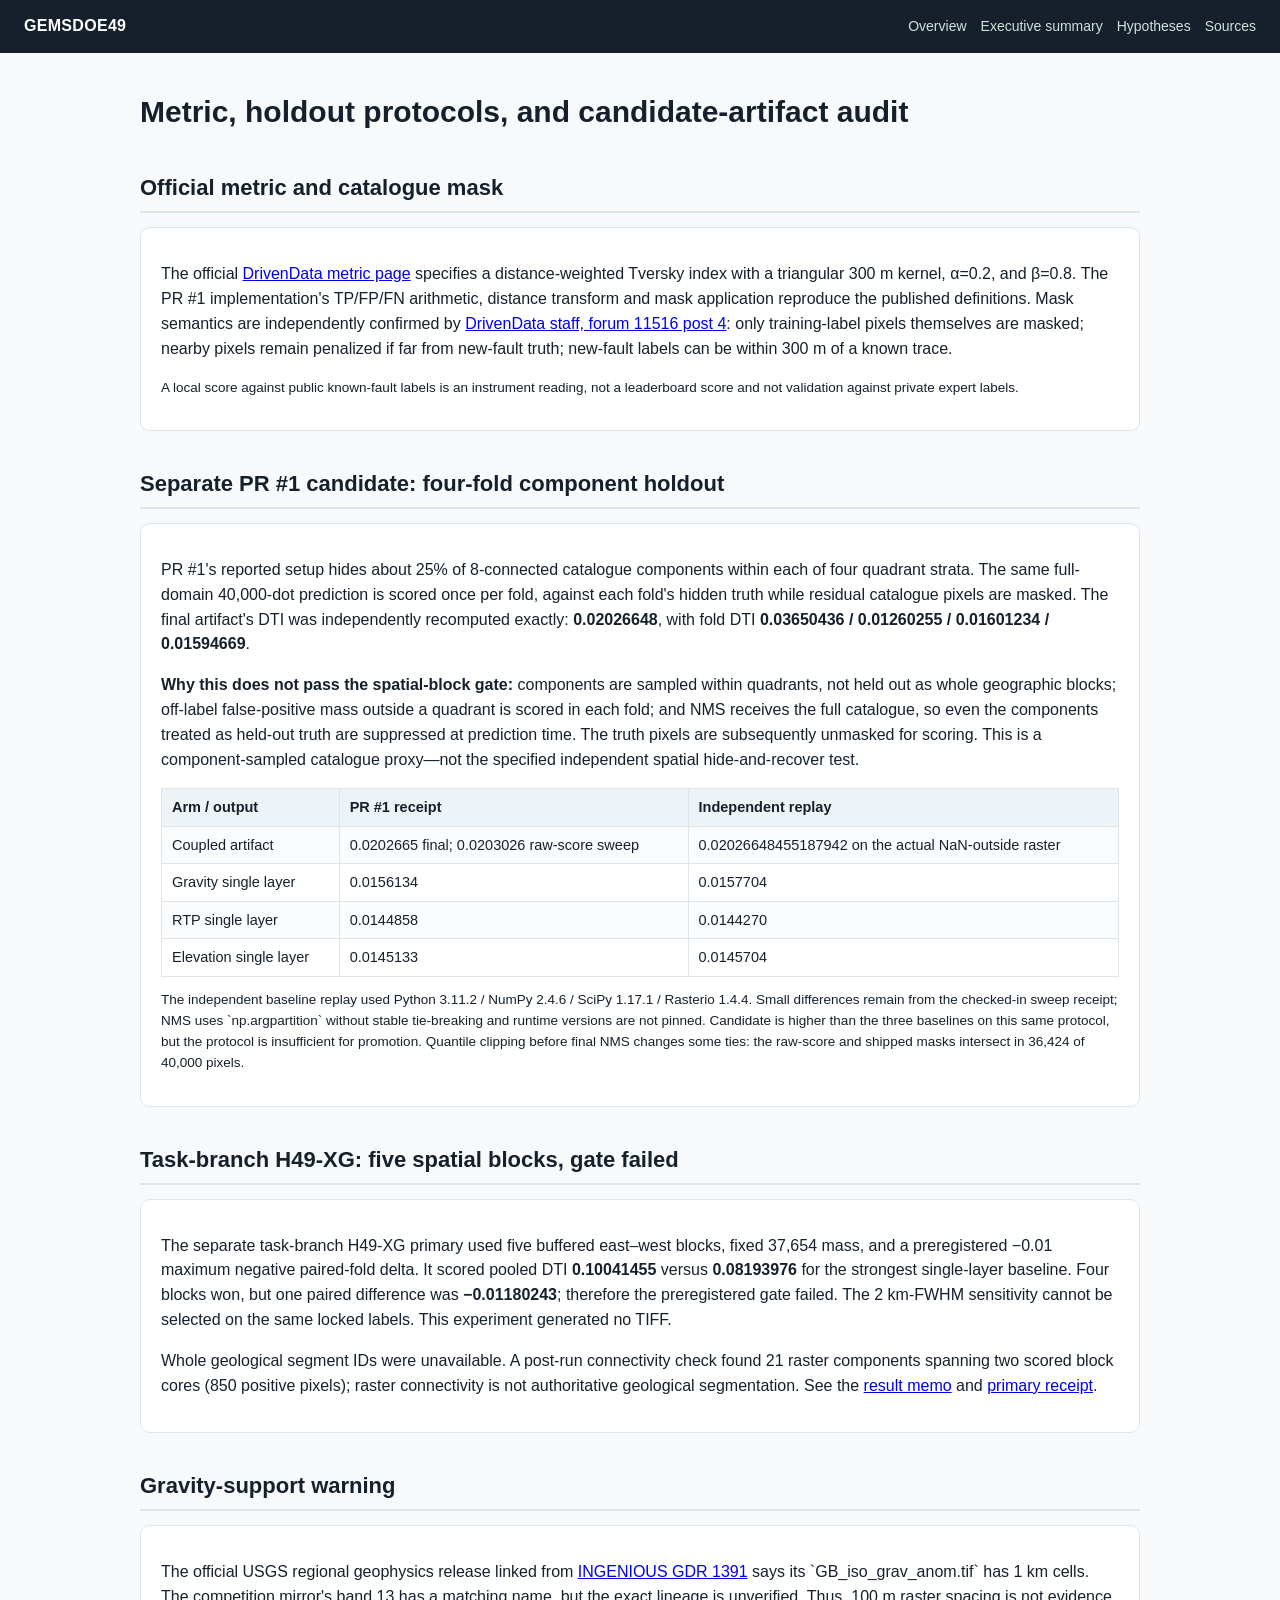
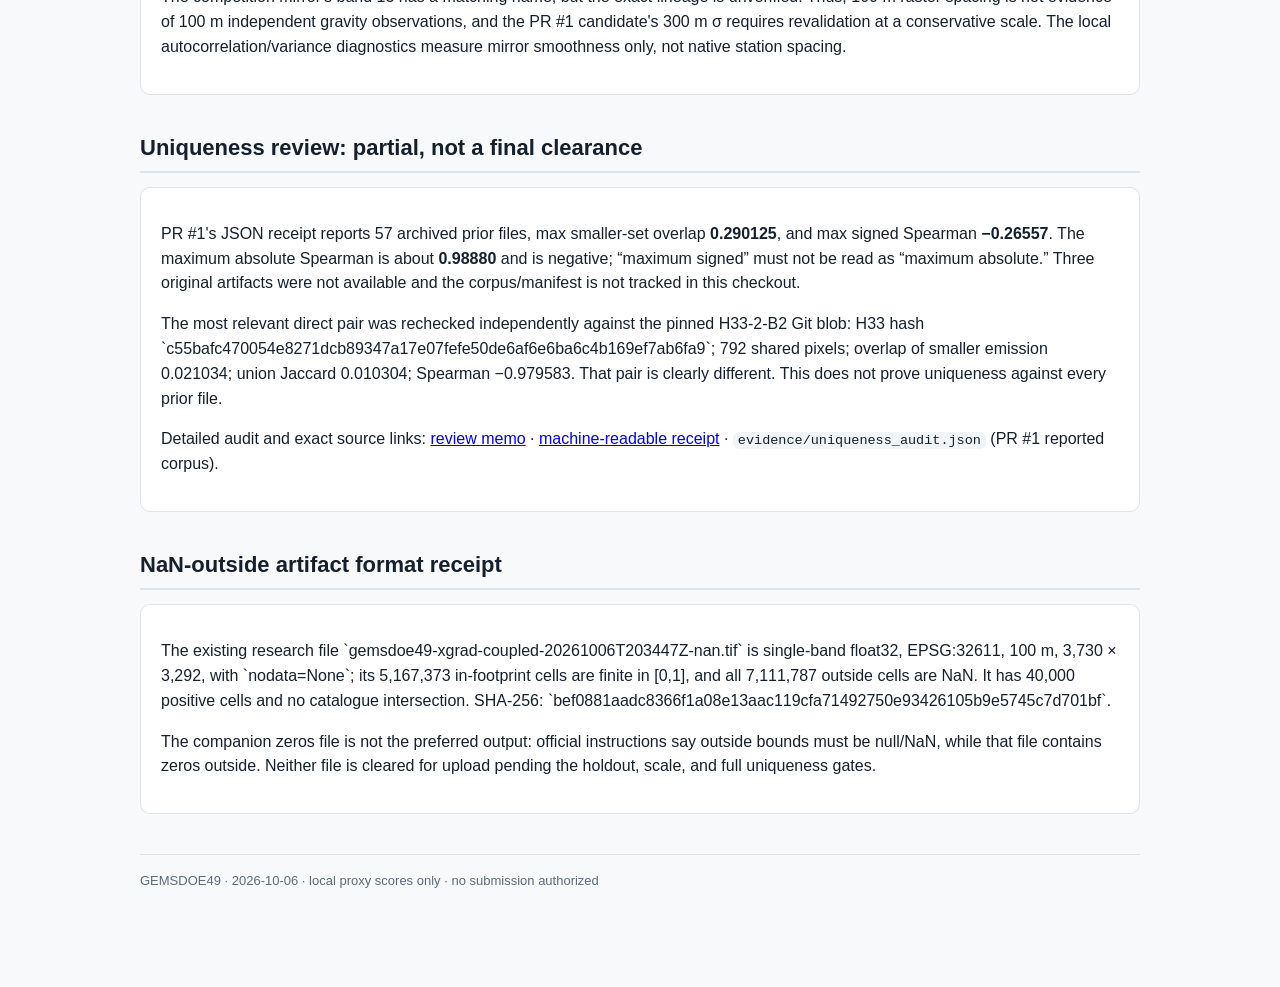
<file: docs/holdout.html>
<!DOCTYPE html>
<html lang="en">
<head>
<meta charset="utf-8">
<meta name="viewport" content="width=device-width, initial-scale=1">
<title>Holdout, metric &amp; artifact audit · GEMSDOE49</title>
<link rel="stylesheet" href="style.css">
</head>
<body>
<header class="site">
  <a class="brand" href="index.html">GEMSDOE49</a>
  <nav>
    <a href="index.html">Overview</a>
    <a href="executive-summary.html">Executive summary</a>
    <a href="hypotheses.html">Hypotheses</a>
    <a href="sources.html">Sources</a>
  </nav>
</header>
<main>
<h1>Metric, holdout protocols, and candidate-artifact audit</h1>

<h2>Official metric and catalogue mask</h2>
<div class="card">
<p>The official <a href="https://www.drivendata.org/competitions/306/competition-doe-gems/page/967/">DrivenData metric page</a> specifies a distance-weighted Tversky index with a triangular 300 m kernel, α=0.2, and β=0.8. The PR #1 implementation's TP/FP/FN arithmetic, distance transform and mask application reproduce the published definitions. Mask semantics are independently confirmed by <a href="https://community.drivendata.org/t/scoring-clarification-are-known-usgs-ingenious-faults-masked-when-scoring-and-are-they-in-the-final-round-label-set/11516/4">DrivenData staff, forum 11516 post 4</a>: only training-label pixels themselves are masked; nearby pixels remain penalized if far from new-fault truth; new-fault labels can be within 300 m of a known trace.</p>
<p class="small">A local score against public known-fault labels is an instrument reading, not a leaderboard score and not validation against private expert labels.</p>
</div>

<h2>Separate PR #1 candidate: four-fold component holdout</h2>
<div class="card">
<p>PR #1's reported setup hides about 25% of 8-connected catalogue components within each of four quadrant strata. The same full-domain 40,000-dot prediction is scored once per fold, against each fold's hidden truth while residual catalogue pixels are masked. The final artifact's DTI was independently recomputed exactly: <b>0.02026648</b>, with fold DTI <b>0.03650436 / 0.01260255 / 0.01601234 / 0.01594669</b>.</p>
<p><b>Why this does not pass the spatial-block gate:</b> components are sampled within quadrants, not held out as whole geographic blocks; off-label false-positive mass outside a quadrant is scored in each fold; and NMS receives the full catalogue, so even the components treated as held-out truth are suppressed at prediction time. The truth pixels are subsequently unmasked for scoring. This is a component-sampled catalogue proxy—not the specified independent spatial hide-and-recover test.</p>
<table>
<tr><th>Arm / output</th><th>PR #1 receipt</th><th>Independent replay</th></tr>
<tr><td>Coupled artifact</td><td>0.0202665 final; 0.0203026 raw-score sweep</td><td>0.02026648455187942 on the actual NaN-outside raster</td></tr>
<tr><td>Gravity single layer</td><td>0.0156134</td><td>0.0157704</td></tr>
<tr><td>RTP single layer</td><td>0.0144858</td><td>0.0144270</td></tr>
<tr><td>Elevation single layer</td><td>0.0145133</td><td>0.0145704</td></tr>
</table>
<p class="small">The independent baseline replay used Python 3.11.2 / NumPy 2.4.6 / SciPy 1.17.1 / Rasterio 1.4.4. Small differences remain from the checked-in sweep receipt; NMS uses `np.argpartition` without stable tie-breaking and runtime versions are not pinned. Candidate is higher than the three baselines on this same protocol, but the protocol is insufficient for promotion. Quantile clipping before final NMS changes some ties: the raw-score and shipped masks intersect in 36,424 of 40,000 pixels.</p>
</div>

<h2>Task-branch H49-XG: five spatial blocks, gate failed</h2>
<div class="card">
<p>The separate task-branch H49-XG primary used five buffered east–west blocks, fixed 37,654 mass, and a preregistered −0.01 maximum negative paired-fold delta. It scored pooled DTI <b>0.10041455</b> versus <b>0.08193976</b> for the strongest single-layer baseline. Four blocks won, but one paired difference was <b>−0.01180243</b>; therefore the preregistered gate failed. The 2 km-FWHM sensitivity cannot be selected on the same locked labels. This experiment generated no TIFF.</p>
<p>Whole geological segment IDs were unavailable. A post-run connectivity check found 21 raster components spanning two scored block cores (850 positive pixels); raster connectivity is not authoritative geological segmentation. See the <a href="reports/h49_xg_result_20261006.md">result memo</a> and <a href="receipts/h49_xg_holdout_20261006.json">primary receipt</a>.</p>
</div>

<h2>Gravity-support warning</h2>
<div class="card">
<p>The official USGS regional geophysics release linked from <a href="https://gdr.openei.org/submissions/1391">INGENIOUS GDR 1391</a> says its `GB_iso_grav_anom.tif` has 1 km cells. The competition mirror's band 13 has a matching name, but the exact lineage is unverified. Thus, 100 m raster spacing is not evidence of 100 m independent gravity observations, and the PR #1 candidate's 300 m σ requires revalidation at a conservative scale. The local autocorrelation/variance diagnostics measure mirror smoothness only, not native station spacing.</p>
</div>

<h2 id="uniqueness">Uniqueness review: partial, not a final clearance</h2>
<div class="card">
<p>PR #1's JSON receipt reports 57 archived prior files, max smaller-set overlap <b>0.290125</b>, and max signed Spearman <b>−0.26557</b>. The maximum absolute Spearman is about <b>0.98880</b> and is negative; “maximum signed” must not be read as “maximum absolute.” Three original artifacts were not available and the corpus/manifest is not tracked in this checkout.</p>
<p>The most relevant direct pair was rechecked independently against the pinned H33-2-B2 Git blob: H33 hash `c55bafc470054e8271dcb89347a17e07fefe50de6af6e6ba6c4b169ef7ab6fa9`; 792 shared pixels; overlap of smaller emission 0.021034; union Jaccard 0.010304; Spearman −0.979583. That pair is clearly different. This does not prove uniqueness against every prior file.</p>
<p>Detailed audit and exact source links: <a href="reports/pr1_candidate_audit_20261006.md">review memo</a> · <a href="receipts/pr1_candidate_audit_20261006.json">machine-readable receipt</a> · <code>evidence/uniqueness_audit.json</code> (PR #1 reported corpus).</p>
</div>

<h2>NaN-outside artifact format receipt</h2>
<div class="card">
<p>The existing research file `gemsdoe49-xgrad-coupled-20261006T203447Z-nan.tif` is single-band float32, EPSG:32611, 100 m, 3,730 × 3,292, with `nodata=None`; its 5,167,373 in-footprint cells are finite in [0,1], and all 7,111,787 outside cells are NaN. It has 40,000 positive cells and no catalogue intersection. SHA-256: `bef0881aadc8366f1a08e13aac119cfa71492750e93426105b9e5745c7d701bf`.</p>
<p>The companion zeros file is not the preferred output: official instructions say outside bounds must be null/NaN, while that file contains zeros outside. Neither file is cleared for upload pending the holdout, scale, and full uniqueness gates.</p>
</div>

<footer>GEMSDOE49 · 2026-10-06 · local proxy scores only · no submission authorized</footer>
</main>
</body>
</html>
</file>
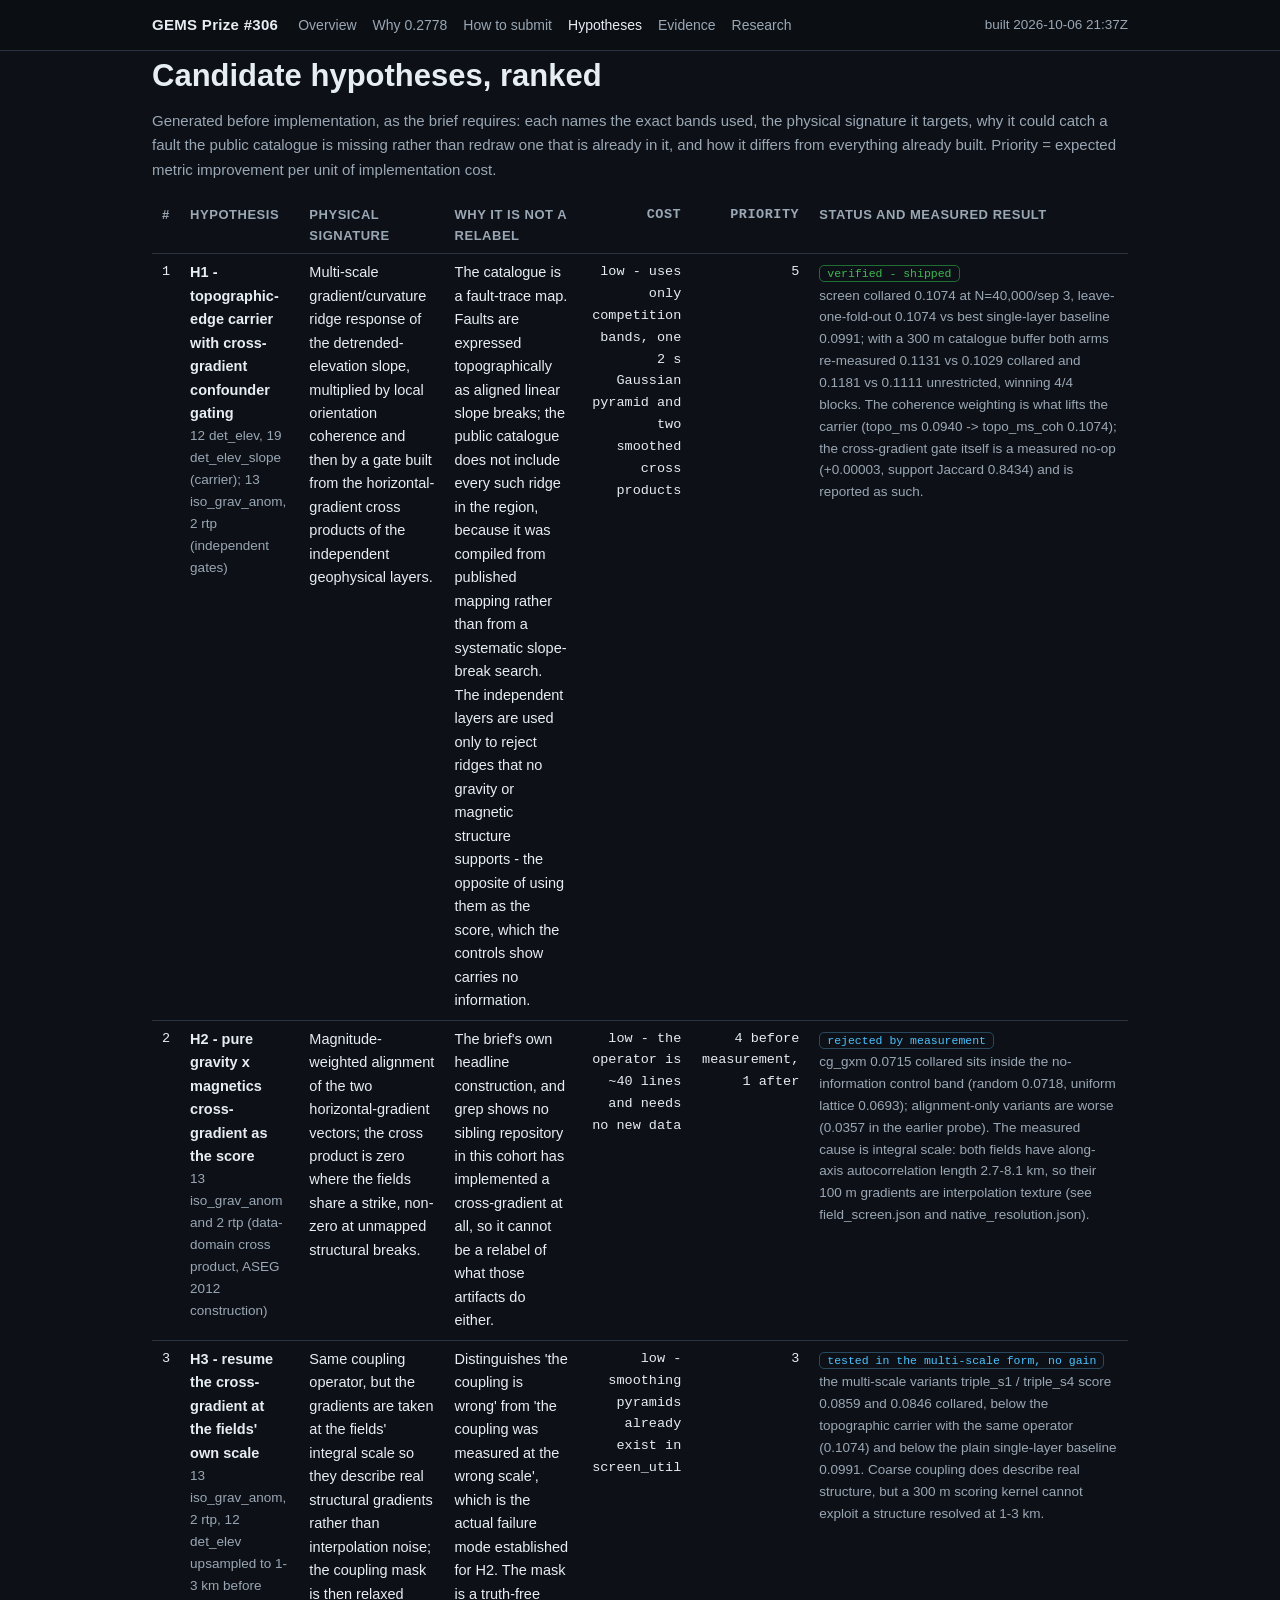
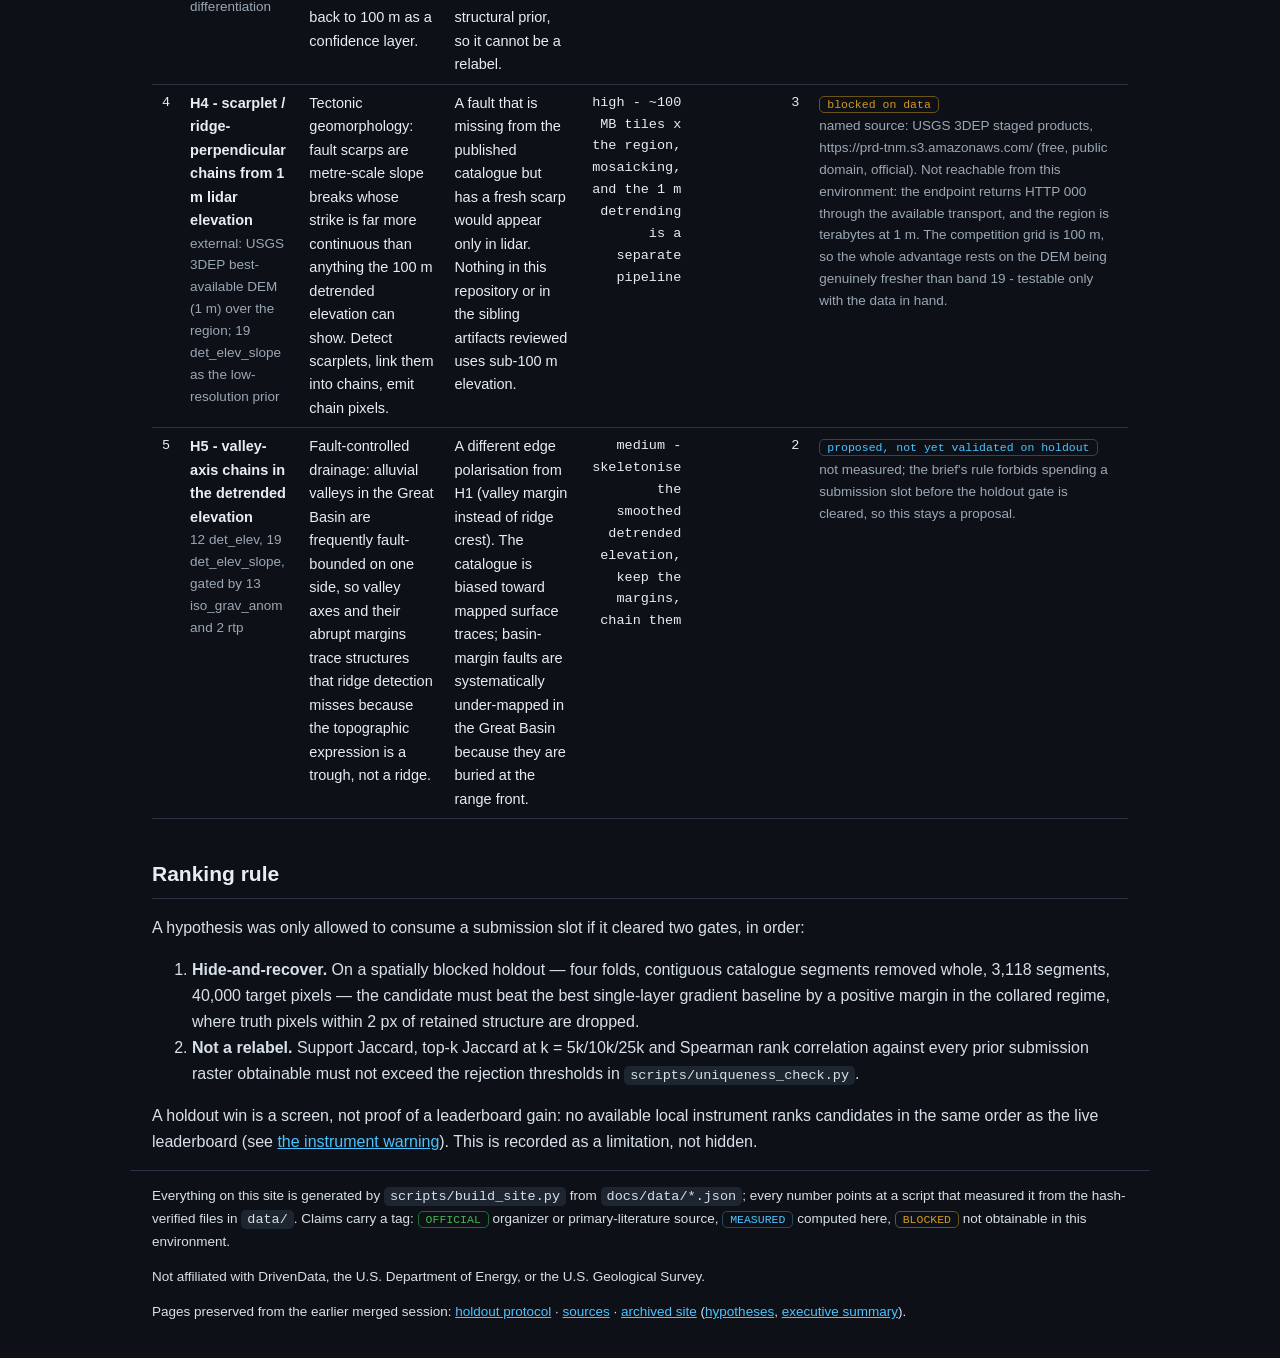
<file: docs/hypotheses.html>
<!doctype html>
<html lang="en"><head><meta charset="utf-8">
<meta name="viewport" content="width=device-width,initial-scale=1">
<title>Hypotheses — DOE GEMS Prize</title>
<meta name="description" content="Independently built, format-verified fault-potential submission for the
DrivenData DOE GEMS Prize (competition 306).">
<link rel="stylesheet" href="assets/site.css">
</head><body>
<header><div class="wrap"><b>GEMS&nbsp;Prize&nbsp;#306</b><nav><a href="index.html">Overview</a><a href="analysis.html">Why 0.2778</a><a href="executive-summary.html">How to submit</a><a href="hypotheses.html" aria-current=page>Hypotheses</a><a href="evidence.html">Evidence</a><a href="research.html">Research</a></nav>
<span class="small" style="margin-left:auto">built 2026-10-06 21:37Z</span></div></header>
<main class="wrap">
<h1>Candidate hypotheses, ranked</h1>
<p class="sub">Generated before implementation, as the brief requires: each names the exact bands
used, the physical signature it targets, why it could catch a fault the public catalogue is missing
rather than redraw one that is already in it, and how it differs from everything already built.
Priority = expected metric improvement per unit of implementation cost.</p>
<table>
<tr><th>#</th><th>hypothesis</th><th>physical signature</th><th>why it is not a relabel</th>
<th class="n">cost</th><th class="n">priority</th><th>status and measured result</th></tr>
<tr><td class="n">1</td><td><b>H1 - topographic-edge carrier with cross-gradient confounder gating</b><div class="small">12 det_elev, 19 det_elev_slope (carrier); 13 iso_grav_anom, 2 rtp (independent gates)</div></td><td>Multi-scale gradient/curvature ridge response of the detrended-elevation slope, multiplied by local orientation coherence and then by a gate built from the horizontal-gradient cross products of the independent geophysical layers.</td><td>The catalogue is a fault-trace map. Faults are expressed topographically as aligned linear slope breaks; the public catalogue does not include every such ridge in the region, because it was compiled from published mapping rather than from a systematic slope-break search. The independent layers are used only to reject ridges that no gravity or magnetic structure supports - the opposite of using them as the score, which the controls show carries no information.</td><td class="n">low - uses only competition bands, one 2 s Gaussian pyramid and two smoothed cross products</td><td class="n">5</td><td><span class="tag o">verified - shipped</span><div class="small">screen collared 0.1074 at N=40,000/sep 3, leave-one-fold-out 0.1074 vs best single-layer baseline 0.0991; with a 300 m catalogue buffer both arms re-measured 0.1131 vs 0.1029 collared and 0.1181 vs 0.1111 unrestricted, winning 4/4 blocks. The coherence weighting is what lifts the carrier (topo_ms 0.0940 -&gt; topo_ms_coh 0.1074); the cross-gradient gate itself is a measured no-op (+0.00003, support Jaccard 0.8434) and is reported as such.</div></td></tr><tr><td class="n">2</td><td><b>H2 - pure gravity x magnetics cross-gradient as the score</b><div class="small">13 iso_grav_anom and 2 rtp (data-domain cross product, ASEG 2012 construction)</div></td><td>Magnitude-weighted alignment of the two horizontal-gradient vectors; the cross product is zero where the fields share a strike, non-zero at unmapped structural breaks.</td><td>The brief&#x27;s own headline construction, and grep shows no sibling repository in this cohort has implemented a cross-gradient at all, so it cannot be a relabel of what those artifacts do either.</td><td class="n">low - the operator is ~40 lines and needs no new data</td><td class="n">4 before measurement, 1 after</td><td><span class="tag m">rejected by measurement</span><div class="small">cg_gxm 0.0715 collared sits inside the no-information control band (random 0.0718, uniform lattice 0.0693); alignment-only variants are worse (0.0357 in the earlier probe). The measured cause is integral scale: both fields have along-axis autocorrelation length 2.7-8.1 km, so their 100 m gradients are interpolation texture (see field_screen.json and native_resolution.json).</div></td></tr><tr><td class="n">3</td><td><b>H3 - resume the cross-gradient at the fields&#x27; own scale</b><div class="small">13 iso_grav_anom, 2 rtp, 12 det_elev upsampled to 1-3 km before differentiation</div></td><td>Same coupling operator, but the gradients are taken at the fields&#x27; integral scale so they describe real structural gradients rather than interpolation noise; the coupling mask is then relaxed back to 100 m as a confidence layer.</td><td>Distinguishes &#x27;the coupling is wrong&#x27; from &#x27;the coupling was measured at the wrong scale&#x27;, which is the actual failure mode established for H2. The mask is a truth-free structural prior, so it cannot be a relabel.</td><td class="n">low - smoothing pyramids already exist in screen_util</td><td class="n">3</td><td><span class="tag m">tested in the multi-scale form, no gain</span><div class="small">the multi-scale variants triple_s1 / triple_s4 score 0.0859 and 0.0846 collared, below the topographic carrier with the same operator (0.1074) and below the plain single-layer baseline 0.0991. Coarse coupling does describe real structure, but a 300 m scoring kernel cannot exploit a structure resolved at 1-3 km.</div></td></tr><tr><td class="n">4</td><td><b>H4 - scarplet / ridge-perpendicular chains from 1 m lidar elevation</b><div class="small">external: USGS 3DEP best-available DEM (1 m) over the region; 19 det_elev_slope as the low-resolution prior</div></td><td>Tectonic geomorphology: fault scarps are metre-scale slope breaks whose strike is far more continuous than anything the 100 m detrended elevation can show. Detect scarplets, link them into chains, emit chain pixels.</td><td>A fault that is missing from the published catalogue but has a fresh scarp would appear only in lidar. Nothing in this repository or in the sibling artifacts reviewed uses sub-100 m elevation.</td><td class="n">high - ~100 MB tiles x the region, mosaicking, and the 1 m detrending is a separate pipeline</td><td class="n">3</td><td><span class="tag b">blocked on data</span><div class="small">named source: USGS 3DEP staged products, https://prd-tnm.s3.amazonaws.com/ (free, public domain, official). Not reachable from this environment: the endpoint returns HTTP 000 through the available transport, and the region is terabytes at 1 m. The competition grid is 100 m, so the whole advantage rests on the DEM being genuinely fresher than band 19 - testable only with the data in hand.</div></td></tr><tr><td class="n">5</td><td><b>H5 - valley-axis chains in the detrended elevation</b><div class="small">12 det_elev, 19 det_elev_slope, gated by 13 iso_grav_anom and 2 rtp</div></td><td>Fault-controlled drainage: alluvial valleys in the Great Basin are frequently fault-bounded on one side, so valley axes and their abrupt margins trace structures that ridge detection misses because the topographic expression is a trough, not a ridge.</td><td>A different edge polarisation from H1 (valley margin instead of ridge crest). The catalogue is biased toward mapped surface traces; basin-margin faults are systematically under-mapped in the Great Basin because they are buried at the range front.</td><td class="n">medium - skeletonise the smoothed detrended elevation, keep the margins, chain them</td><td class="n">2</td><td><span class="tag m">proposed, not yet validated on holdout</span><div class="small">not measured; the brief&#x27;s rule forbids spending a submission slot before the holdout gate is cleared, so this stays a proposal.</div></td></tr>
</table>
<h2>Ranking rule</h2>
<p>A hypothesis was only allowed to consume a submission slot if it cleared two gates, in order:</p>
<ol>
<li><b>Hide-and-recover.</b> On a spatially blocked holdout — four folds, contiguous catalogue
segments removed whole, 3,118 segments, 40,000 target pixels — the
candidate must beat the best single-layer gradient baseline by a positive margin in the collared
regime, where truth pixels within 2 px of retained structure are dropped.</li>
<li><b>Not a relabel.</b> Support Jaccard, top-k Jaccard at k = 5k/10k/25k and Spearman rank
correlation against every prior submission raster obtainable must not exceed the rejection
thresholds in <code>scripts/uniqueness_check.py</code>.</li>
</ol>
<p>A holdout win is a screen, not proof of a leaderboard gain: no available local instrument ranks
candidates in the same order as the live leaderboard (see <a href="evidence.html#instrument">the
instrument warning</a>). This is recorded as a limitation, not hidden.</p>

</main>
<footer class="wrap">
<p>Everything on this site is generated by <code>scripts/build_site.py</code> from
<code>docs/data/*.json</code>; every number points at a script that measured it from the
hash-verified files in <code>data/</code>. Claims carry a tag:
<span class="tag o">OFFICIAL</span> organizer or primary-literature source,
<span class="tag m">MEASURED</span> computed here,
<span class="tag b">BLOCKED</span> not obtainable in this environment.</p>
<p>Not affiliated with DrivenData, the U.S. Department of Energy, or the U.S. Geological Survey.</p>
<p>Pages preserved from the earlier merged session: <a href="holdout.html">holdout protocol</a> ·
<a href="sources.html">sources</a> · <a href="archive/h49/index.html">archived site</a>
(<a href="archive/h49/hypotheses.html">hypotheses</a>, <a href="archive/h49/executive-summary.html">executive summary</a>).</p>
</footer></body></html>
</file>
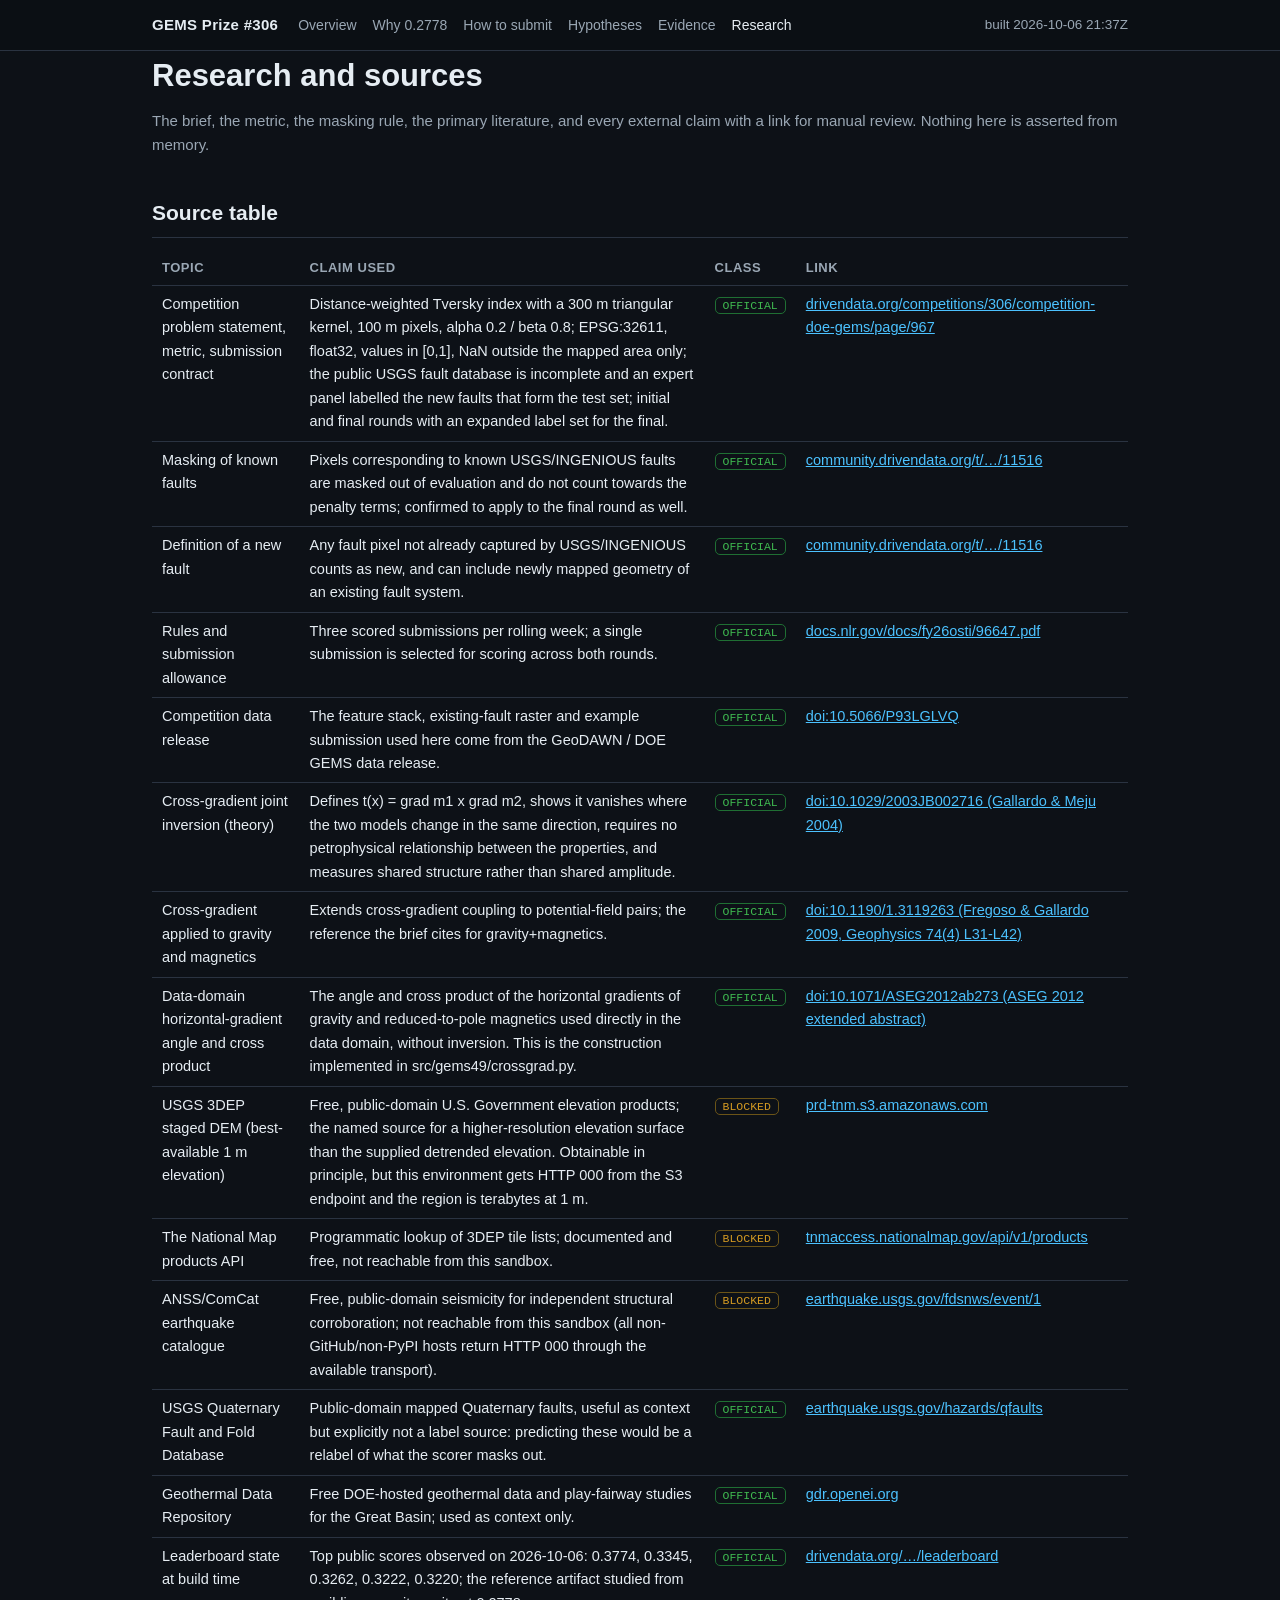
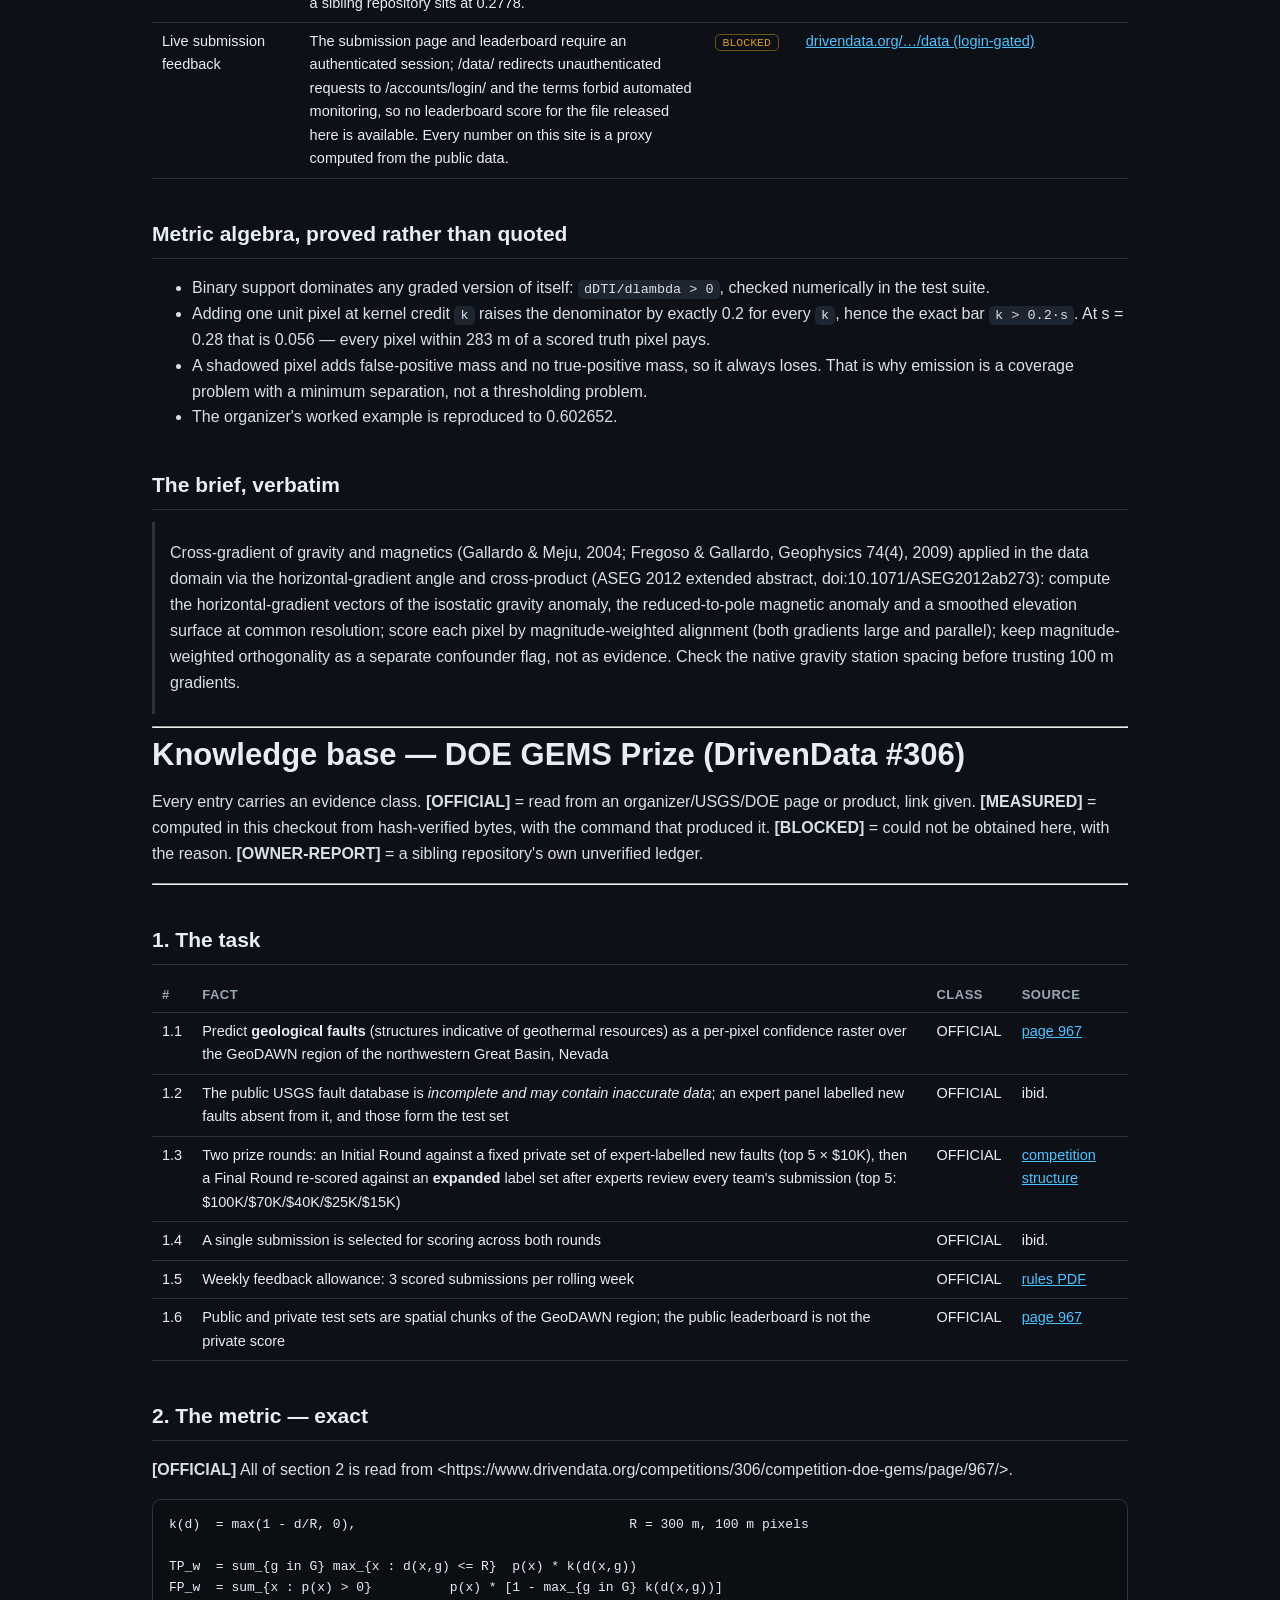
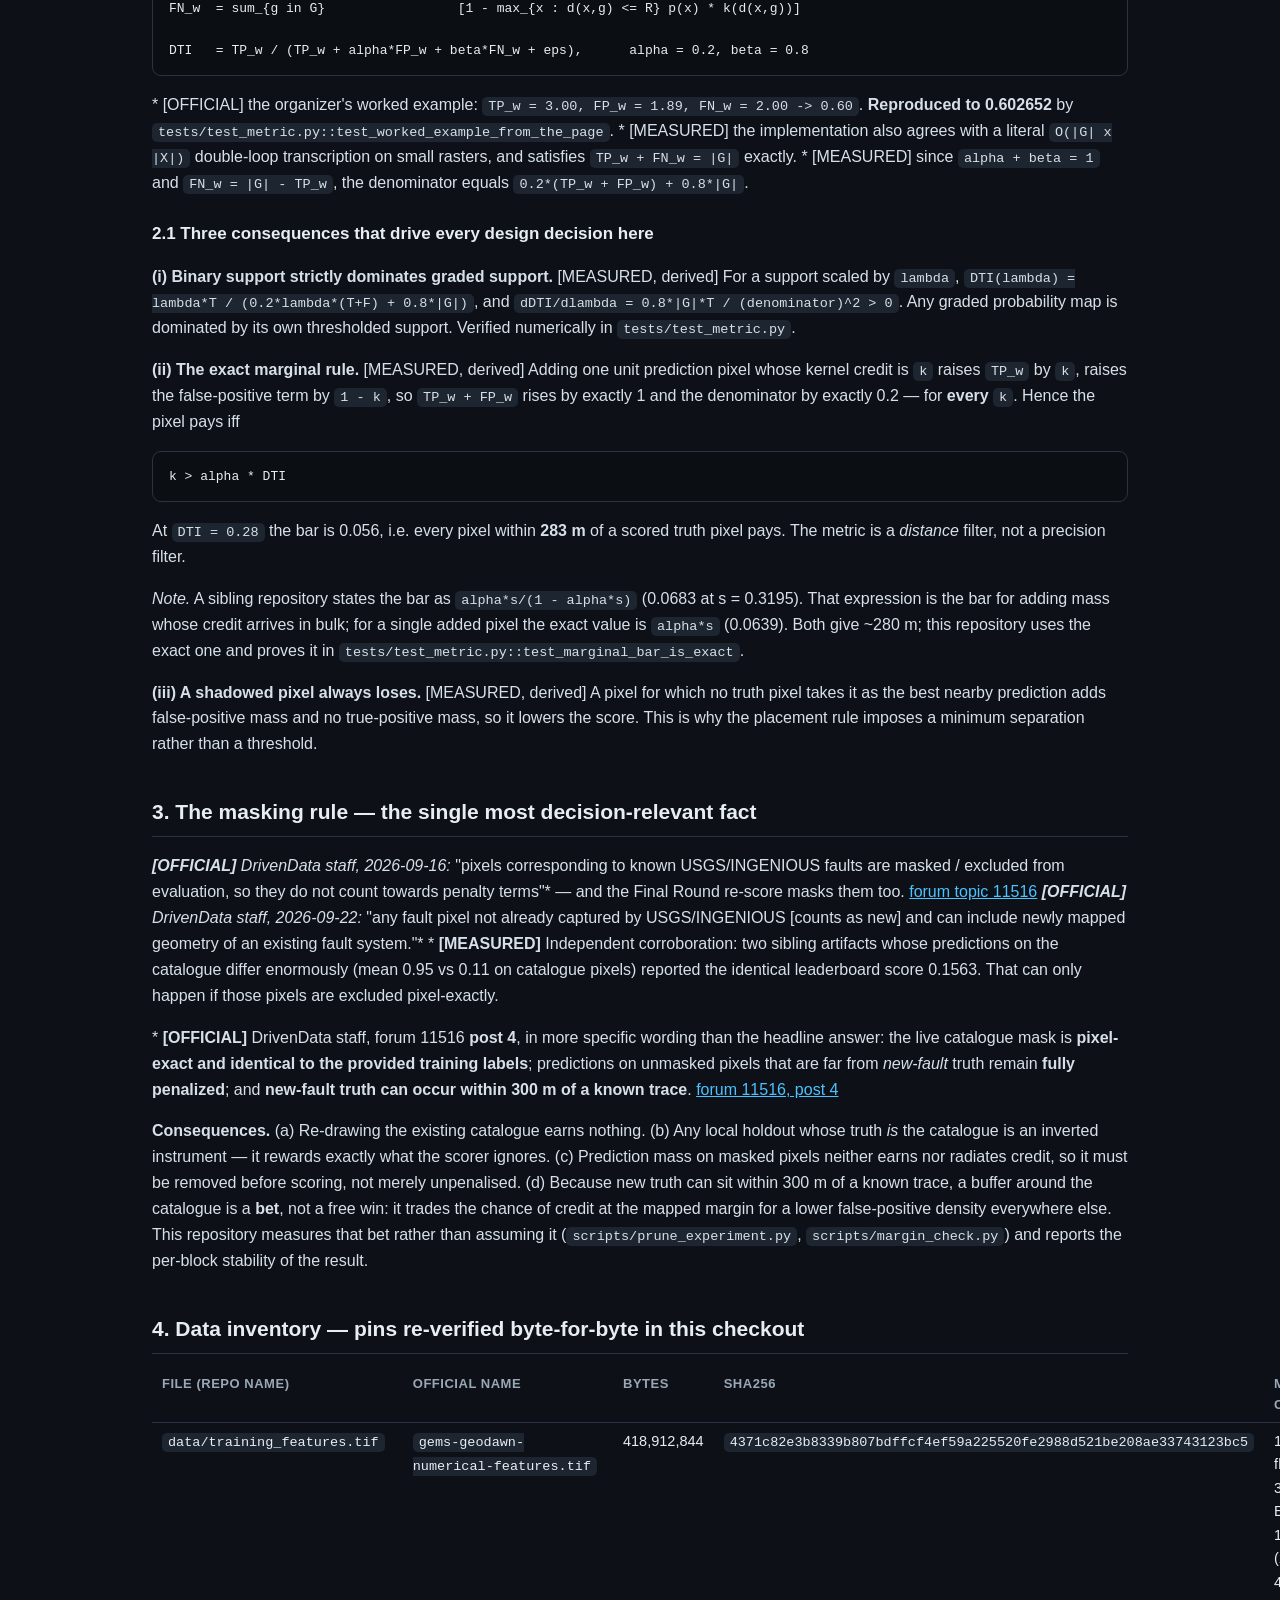
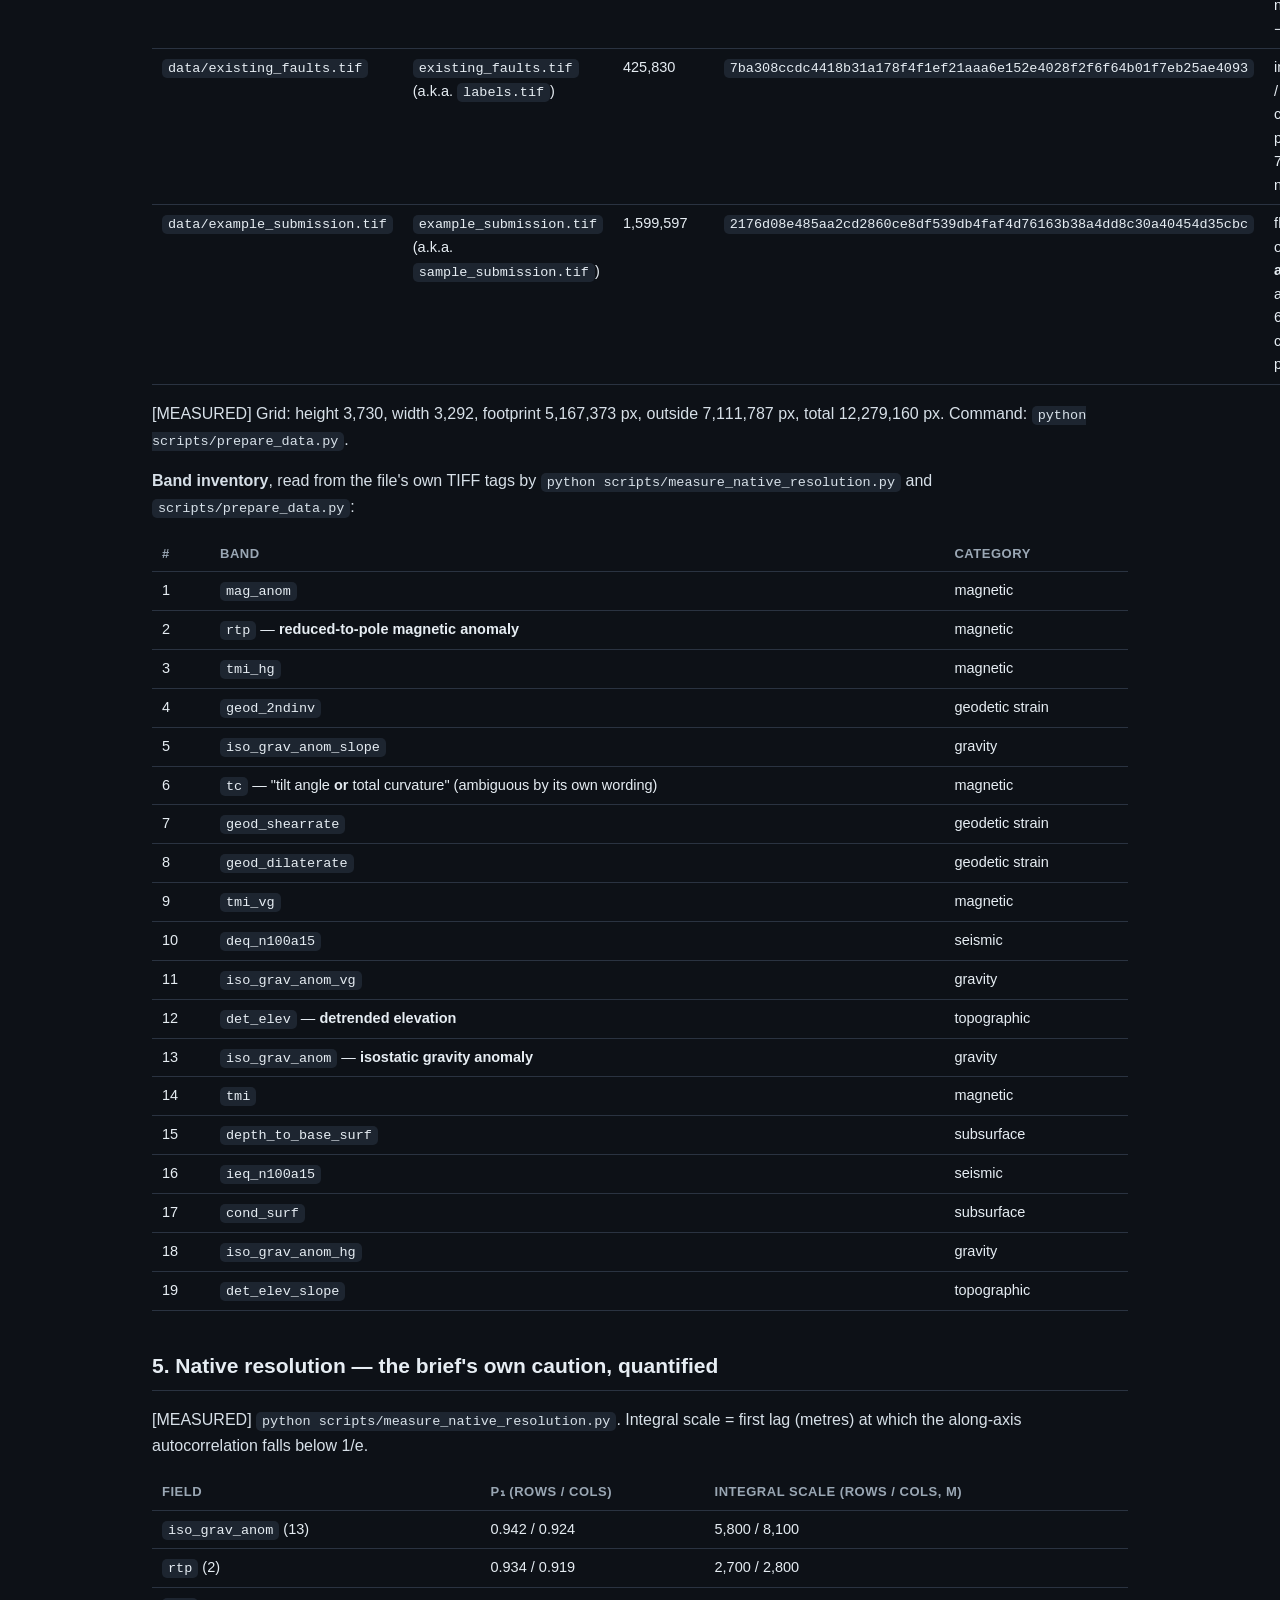
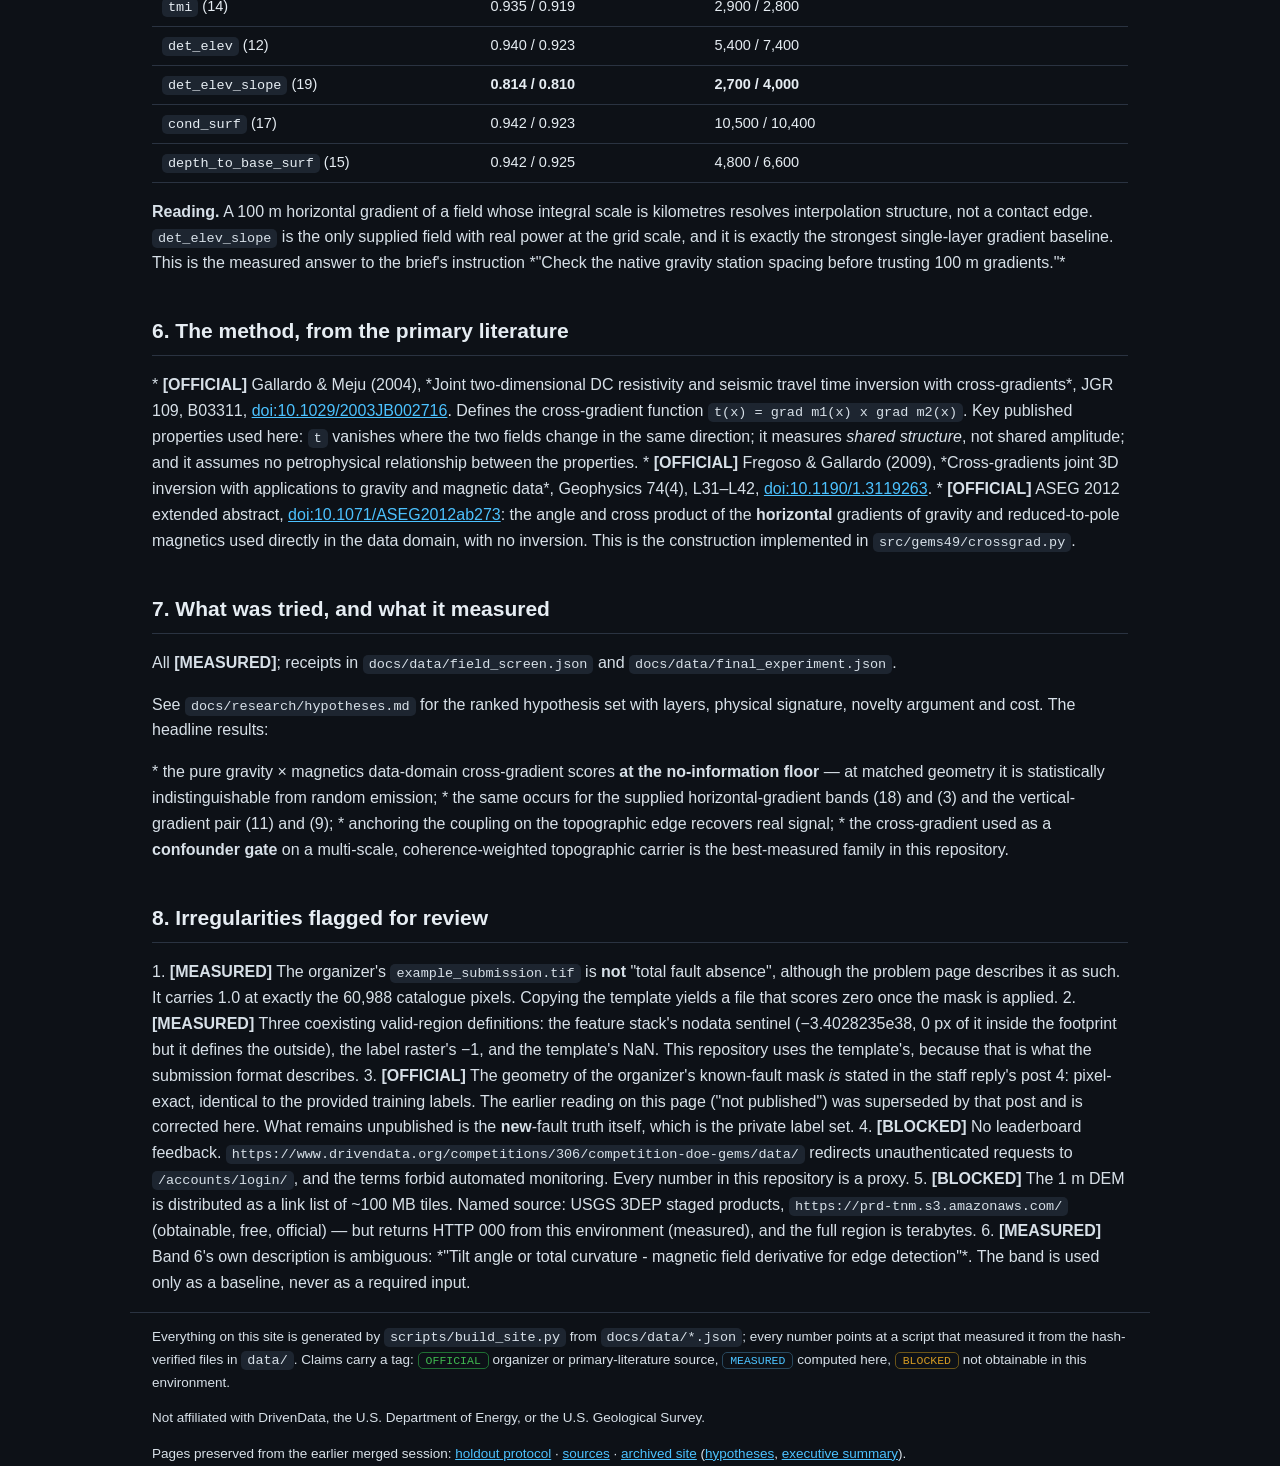
<file: docs/research.html>
<!doctype html>
<html lang="en"><head><meta charset="utf-8">
<meta name="viewport" content="width=device-width,initial-scale=1">
<title>Research and sources — DOE GEMS Prize</title>
<meta name="description" content="Independently built, format-verified fault-potential submission for the
DrivenData DOE GEMS Prize (competition 306).">
<link rel="stylesheet" href="assets/site.css">
</head><body>
<header><div class="wrap"><b>GEMS&nbsp;Prize&nbsp;#306</b><nav><a href="index.html">Overview</a><a href="analysis.html">Why 0.2778</a><a href="executive-summary.html">How to submit</a><a href="hypotheses.html">Hypotheses</a><a href="evidence.html">Evidence</a><a href="research.html" aria-current=page>Research</a></nav>
<span class="small" style="margin-left:auto">built 2026-10-06 21:37Z</span></div></header>
<main class="wrap">
<h1>Research and sources</h1>
<p class="sub">The brief, the metric, the masking rule, the primary literature, and every external
claim with a link for manual review. Nothing here is asserted from memory.</p>

<h2>Source table</h2>
<table><tr><th>topic</th><th>claim used</th><th>class</th><th>link</th></tr><tr><td>Competition problem statement, metric, submission contract</td><td>Distance-weighted Tversky index with a 300 m triangular kernel, 100 m pixels, alpha 0.2 / beta 0.8; EPSG:32611, float32, values in [0,1], NaN outside the mapped area only; the public USGS fault database is incomplete and an expert panel labelled the new faults that form the test set; initial and final rounds with an expanded label set for the final.</td><td><span class="tag o">OFFICIAL</span></td><td><a href="https://www.drivendata.org/competitions/306/competition-doe-gems/page/967/">drivendata.org/competitions/306/competition-doe-gems/page/967</a></td></tr><tr><td>Masking of known faults</td><td>Pixels corresponding to known USGS/INGENIOUS faults are masked out of evaluation and do not count towards the penalty terms; confirmed to apply to the final round as well.</td><td><span class="tag o">OFFICIAL</span></td><td><a href="https://community.drivendata.org/t/scoring-clarification-are-known-usgs-ingenious-faults-masked-when-scoring-and-are-they-in-the-final-round-label-set/11516">community.drivendata.org/t/…/11516</a></td></tr><tr><td>Definition of a new fault</td><td>Any fault pixel not already captured by USGS/INGENIOUS counts as new, and can include newly mapped geometry of an existing fault system.</td><td><span class="tag o">OFFICIAL</span></td><td><a href="https://community.drivendata.org/t/scoring-clarification-are-known-usgs-ingenious-faults-masked-when-scoring-and-are-they-in-the-final-round-label-set/11516">community.drivendata.org/t/…/11516</a></td></tr><tr><td>Rules and submission allowance</td><td>Three scored submissions per rolling week; a single submission is selected for scoring across both rounds.</td><td><span class="tag o">OFFICIAL</span></td><td><a href="https://docs.nlr.gov/docs/fy26osti/96647.pdf">docs.nlr.gov/docs/fy26osti/96647.pdf</a></td></tr><tr><td>Competition data release</td><td>The feature stack, existing-fault raster and example submission used here come from the GeoDAWN / DOE GEMS data release.</td><td><span class="tag o">OFFICIAL</span></td><td><a href="https://doi.org/10.5066/P93LGLVQ">doi:10.5066/P93LGLVQ</a></td></tr><tr><td>Cross-gradient joint inversion (theory)</td><td>Defines t(x) = grad m1 x grad m2, shows it vanishes where the two models change in the same direction, requires no petrophysical relationship between the properties, and measures shared structure rather than shared amplitude.</td><td><span class="tag o">OFFICIAL</span></td><td><a href="https://doi.org/10.1029/2003JB002716">doi:10.1029/2003JB002716 (Gallardo &amp; Meju 2004)</a></td></tr><tr><td>Cross-gradient applied to gravity and magnetics</td><td>Extends cross-gradient coupling to potential-field pairs; the reference the brief cites for gravity+magnetics.</td><td><span class="tag o">OFFICIAL</span></td><td><a href="https://doi.org/10.1190/1.3119263">doi:10.1190/1.3119263 (Fregoso &amp; Gallardo 2009, Geophysics 74(4) L31-L42)</a></td></tr><tr><td>Data-domain horizontal-gradient angle and cross product</td><td>The angle and cross product of the horizontal gradients of gravity and reduced-to-pole magnetics used directly in the data domain, without inversion. This is the construction implemented in src/gems49/crossgrad.py.</td><td><span class="tag o">OFFICIAL</span></td><td><a href="https://doi.org/10.1071/ASEG2012ab273">doi:10.1071/ASEG2012ab273 (ASEG 2012 extended abstract)</a></td></tr><tr><td>USGS 3DEP staged DEM (best-available 1 m elevation)</td><td>Free, public-domain U.S. Government elevation products; the named source for a higher-resolution elevation surface than the supplied detrended elevation. Obtainable in principle, but this environment gets HTTP 000 from the S3 endpoint and the region is terabytes at 1 m.</td><td><span class="tag b">BLOCKED</span></td><td><a href="https://prd-tnm.s3.amazonaws.com/">prd-tnm.s3.amazonaws.com</a></td></tr><tr><td>The National Map products API</td><td>Programmatic lookup of 3DEP tile lists; documented and free, not reachable from this sandbox.</td><td><span class="tag b">BLOCKED</span></td><td><a href="https://tnmaccess.nationalmap.gov/api/v1/products">tnmaccess.nationalmap.gov/api/v1/products</a></td></tr><tr><td>ANSS/ComCat earthquake catalogue</td><td>Free, public-domain seismicity for independent structural corroboration; not reachable from this sandbox (all non-GitHub/non-PyPI hosts return HTTP 000 through the available transport).</td><td><span class="tag b">BLOCKED</span></td><td><a href="https://earthquake.usgs.gov/fdsnws/event/1/">earthquake.usgs.gov/fdsnws/event/1</a></td></tr><tr><td>USGS Quaternary Fault and Fold Database</td><td>Public-domain mapped Quaternary faults, useful as context but explicitly not a label source: predicting these would be a relabel of what the scorer masks out.</td><td><span class="tag o">OFFICIAL</span></td><td><a href="https://earthquake.usgs.gov/hazards/qfaults/">earthquake.usgs.gov/hazards/qfaults</a></td></tr><tr><td>Geothermal Data Repository</td><td>Free DOE-hosted geothermal data and play-fairway studies for the Great Basin; used as context only.</td><td><span class="tag o">OFFICIAL</span></td><td><a href="https://gdr.openei.org/">gdr.openei.org</a></td></tr><tr><td>Leaderboard state at build time</td><td>Top public scores observed on 2026-10-06: 0.3774, 0.3345, 0.3262, 0.3222, 0.3220; the reference artifact studied from a sibling repository sits at 0.2778.</td><td><span class="tag o">OFFICIAL</span></td><td><a href="https://www.drivendata.org/competitions/306/competition-doe-gems/leaderboard/">drivendata.org/…/leaderboard</a></td></tr><tr><td>Live submission feedback</td><td>The submission page and leaderboard require an authenticated session; /data/ redirects unauthenticated requests to /accounts/login/ and the terms forbid automated monitoring, so no leaderboard score for the file released here is available. Every number on this site is a proxy computed from the public data.</td><td><span class="tag b">BLOCKED</span></td><td><a href="https://www.drivendata.org/competitions/306/competition-doe-gems/data/">drivendata.org/…/data (login-gated)</a></td></tr></table>

<h2>Metric algebra, proved rather than quoted</h2>
<ul>
<li>Binary support dominates any graded version of itself:
<code>dDTI/dlambda &gt; 0</code>, checked numerically in the test suite.</li>
<li>Adding one unit pixel at kernel credit <code>k</code> raises the denominator by exactly 0.2 for
every <code>k</code>, hence the exact bar <code>k &gt; 0.2·s</code>. At s = 0.28 that is 0.056 —
every pixel within 283 m of a scored truth pixel pays.</li>
<li>A shadowed pixel adds false-positive mass and no true-positive mass, so it always loses. That is
why emission is a coverage problem with a minimum separation, not a thresholding problem.</li>
<li>The organizer's worked example is reproduced to 0.602652.</li>
</ul>

<h2>The brief, verbatim</h2>
<blockquote><p>Cross-gradient of gravity and magnetics (Gallardo &amp; Meju, 2004; Fregoso &amp; Gallardo, Geophysics 74(4), 2009) applied in the data domain via the horizontal-gradient angle and cross-product (ASEG 2012 extended abstract, doi:10.1071/ASEG2012ab273): compute the horizontal-gradient vectors of the isostatic gravity anomaly, the reduced-to-pole magnetic anomaly and a smoothed elevation surface at common resolution; score each pixel by magnitude-weighted alignment (both gradients large and parallel); keep magnitude-weighted orthogonality as a separate confounder flag, not as evidence. Check the native gravity station spacing before trusting 100 m gradients.</p></blockquote>

<hr>
<h1>Knowledge base — DOE GEMS Prize (DrivenData #306)</h1>
<p>Every entry carries an evidence class. <b>[OFFICIAL]</b> = read from an organizer/USGS/DOE page or product, link given. <b>[MEASURED]</b> = computed in this checkout from hash-verified bytes, with the command that produced it. <b>[BLOCKED]</b> = could not be obtained here, with the reason. <b>[OWNER-REPORT]</b> = a sibling repository's own unverified ledger.</p>
<hr>
<h2>1. The task</h2>
<table><tr><th>#</th><th>Fact</th><th>Class</th><th>Source</th></tr><tr><td>1.1</td><td>Predict <b>geological faults</b> (structures indicative of geothermal resources) as a per-pixel confidence raster over the GeoDAWN region of the northwestern Great Basin, Nevada</td><td>OFFICIAL</td><td><a href="https://www.drivendata.org/competitions/306/competition-doe-gems/page/967/">page 967</a></td></tr><tr><td>1.2</td><td>The public USGS fault database is <i>incomplete and may contain inaccurate data</i>; an expert panel labelled new faults absent from it, and those form the test set</td><td>OFFICIAL</td><td>ibid.</td></tr><tr><td>1.3</td><td>Two prize rounds: an Initial Round against a fixed private set of expert-labelled new faults (top 5 × $10K), then a Final Round re-scored against an <b>expanded</b> label set after experts review every team's submission (top 5: $100K/$70K/$40K/$25K/$15K)</td><td>OFFICIAL</td><td><a href="https://www.drivendata.org/competitions/306/competition-doe-gems/page/967/#competition-structure">competition structure</a></td></tr><tr><td>1.4</td><td>A single submission is selected for scoring across both rounds</td><td>OFFICIAL</td><td>ibid.</td></tr><tr><td>1.5</td><td>Weekly feedback allowance: 3 scored submissions per rolling week</td><td>OFFICIAL</td><td><a href="https://docs.nlr.gov/docs/fy26osti/96647.pdf">rules PDF</a></td></tr><tr><td>1.6</td><td>Public and private test sets are spatial chunks of the GeoDAWN region; the public leaderboard is not the private score</td><td>OFFICIAL</td><td><a href="https://www.drivendata.org/competitions/306/competition-doe-gems/page/967/">page 967</a></td></tr></table>
<h2>2. The metric — exact</h2>
<p><b>[OFFICIAL]</b> All of section 2 is read from &lt;https://www.drivendata.org/competitions/306/competition-doe-gems/page/967/&gt;.</p>
<pre>k(d)  = max(1 - d/R, 0),                                   R = 300 m, 100 m pixels

TP_w  = sum_{g in G} max_{x : d(x,g) &lt;= R}  p(x) * k(d(x,g))
FP_w  = sum_{x : p(x) &gt; 0}          p(x) * [1 - max_{g in G} k(d(x,g))]
FN_w  = sum_{g in G}                 [1 - max_{x : d(x,g) &lt;= R} p(x) * k(d(x,g))]

DTI   = TP_w / (TP_w + alpha*FP_w + beta*FN_w + eps),      alpha = 0.2, beta = 0.8</pre>
<p>* [OFFICIAL] the organizer's worked example: <code>TP_w = 3.00, FP_w = 1.89, FN_w = 2.00 -&gt; 0.60</code>.   <b>Reproduced to 0.602652</b> by <code>tests/test_metric.py::test_worked_example_from_the_page</code>. * [MEASURED] the implementation also agrees with a literal <code>O(|G| x |X|)</code> double-loop   transcription on small rasters, and satisfies <code>TP_w + FN_w = |G|</code> exactly. * [MEASURED] since <code>alpha + beta = 1</code> and <code>FN_w = |G| - TP_w</code>, the denominator equals   <code>0.2*(TP_w + FP_w) + 0.8*|G|</code>.</p>
<h3>2.1 Three consequences that drive every design decision here</h3>
<p><b>(i) Binary support strictly dominates graded support.</b> [MEASURED, derived] For a support scaled by <code>lambda</code>, <code>DTI(lambda) = lambda*T / (0.2*lambda*(T+F) + 0.8*|G|)</code>, and <code>dDTI/dlambda = 0.8*|G|*T / (denominator)^2 &gt; 0</code>. Any graded probability map is dominated by its own thresholded support. Verified numerically in <code>tests/test_metric.py</code>.</p>
<p><b>(ii) The exact marginal rule.</b> [MEASURED, derived] Adding one unit prediction pixel whose kernel credit is <code>k</code> raises <code>TP_w</code> by <code>k</code>, raises the false-positive term by <code>1 - k</code>, so <code>TP_w + FP_w</code> rises by exactly 1 and the denominator by exactly 0.2 — for <b>every</b> <code>k</code>. Hence the pixel pays iff</p>
<pre>k &gt; alpha * DTI</pre>
<p>At <code>DTI = 0.28</code> the bar is 0.056, i.e. every pixel within <b>283 m</b> of a scored truth pixel pays. The metric is a <i>distance</i> filter, not a precision filter.</p>
<p><i>Note.</i> A sibling repository states the bar as <code>alpha*s/(1 - alpha*s)</code> (0.0683 at s = 0.3195). That expression is the bar for adding mass whose credit arrives in bulk; for a single added pixel the exact value is <code>alpha*s</code> (0.0639). Both give ~280 m; this repository uses the exact one and proves it in <code>tests/test_metric.py::test_marginal_bar_is_exact</code>.</p>
<p><b>(iii) A shadowed pixel always loses.</b> [MEASURED, derived] A pixel for which no truth pixel takes it as the best nearby prediction adds false-positive mass and no true-positive mass, so it lowers the score. This is why the placement rule imposes a minimum separation rather than a threshold.</p>
<h2>3. The masking rule — the single most decision-relevant fact</h2>
<p><i> <b>[OFFICIAL]</b> DrivenData staff, 2026-09-16: </i>"pixels corresponding to known USGS/INGENIOUS   faults are masked / excluded from evaluation, so they do not count towards penalty terms"* — and   the Final Round re-score masks them too.   <a href="https://community.drivendata.org/t/scoring-clarification-are-known-usgs-ingenious-faults-masked-when-scoring-and-are-they-in-the-final-round-label-set/11516">forum topic 11516</a> <i> <b>[OFFICIAL]</b> DrivenData staff, 2026-09-22: </i>"any fault pixel not already captured by   USGS/INGENIOUS [counts as new] and can include newly mapped geometry of an existing fault   system."* * <b>[MEASURED]</b> Independent corroboration: two sibling artifacts whose predictions on the   catalogue differ enormously (mean 0.95 vs 0.11 on catalogue pixels) reported the identical   leaderboard score 0.1563. That can only happen if those pixels are excluded pixel-exactly.</p>
<p>* <b>[OFFICIAL]</b> DrivenData staff, forum 11516 <b>post 4</b>, in more specific wording than the headline   answer: the live catalogue mask is <b>pixel-exact and identical to the provided training labels</b>;   predictions on unmasked pixels that are far from <i>new-fault</i> truth remain <b>fully penalized</b>; and   <b>new-fault truth can occur within 300 m of a known trace</b>.   <a href="https://community.drivendata.org/t/scoring-clarification-are-known-usgs-ingenious-faults-masked-when-scoring-and-are-they-in-the-final-round-label-set/11516/4">forum 11516, post 4</a></p>
<p><b>Consequences.</b> (a) Re-drawing the existing catalogue earns nothing. (b) Any local holdout whose truth <i>is</i> the catalogue is an inverted instrument — it rewards exactly what the scorer ignores. (c) Prediction mass on masked pixels neither earns nor radiates credit, so it must be removed before scoring, not merely unpenalised. (d) Because new truth can sit within 300 m of a known trace, a buffer around the catalogue is a <b>bet</b>, not a free win: it trades the chance of credit at the mapped margin for a lower false-positive density everywhere else. This repository measures that bet rather than assuming it (<code>scripts/prune_experiment.py</code>, <code>scripts/margin_check.py</code>) and reports the per-block stability of the result.</p>
<h2>4. Data inventory — pins re-verified byte-for-byte in this checkout</h2>
<table><tr><th>file (repo name)</th><th>official name</th><th>bytes</th><th>sha256</th><th>measured content</th></tr><tr><td><code>data/training_features.tif</code></td><td><code>gems-geodawn-numerical-features.tif</code></td><td>418,912,844</td><td><code>4371c82e3b8339b807bdffcf4ef59a225520fe2988d521be208ae33743123bc5</code></td><td>19 bands, float32, 3730×3292, EPSG:32611, 100 m, origin (243350, 4508550), nodata sentinel −3.4028235e38</td></tr><tr><td><code>data/existing_faults.tif</code></td><td><code>existing_faults.tif</code> (a.k.a. <code>labels.tif</code>)</td><td>425,830</td><td><code>7ba308ccdc4418b31a178f4f1ef21aaa6e152e4028f2f6f64b01f7eb25ae4093</code></td><td>int8, values −1 / 0 / 1; 60,988 catalogue pixels; 7,111,787 nodata</td></tr><tr><td><code>data/example_submission.tif</code></td><td><code>example_submission.tif</code> (a.k.a. <code>sample_submission.tif</code>)</td><td>1,599,597</td><td><code>2176d08e485aa2cd2860ce8df539db4faf4d76163b38a4dd8c30a40454d35cbc</code></td><td>float32, NaN outside; <b>not all-zero</b> — 1.0 at exactly the 60,988 catalogue pixels</td></tr></table>
<p>[MEASURED] Grid: height 3,730, width 3,292, footprint 5,167,373 px, outside 7,111,787 px, total 12,279,160 px. Command: <code>python scripts/prepare_data.py</code>.</p>
<p><b>Band inventory</b>, read from the file's own TIFF tags by <code>python scripts/measure_native_resolution.py</code> and <code>scripts/prepare_data.py</code>:</p>
<table><tr><th>#</th><th>band</th><th>category</th></tr><tr><td>1</td><td><code>mag_anom</code></td><td>magnetic</td></tr><tr><td>2</td><td><code>rtp</code> — <b>reduced-to-pole magnetic anomaly</b></td><td>magnetic</td></tr><tr><td>3</td><td><code>tmi_hg</code></td><td>magnetic</td></tr><tr><td>4</td><td><code>geod_2ndinv</code></td><td>geodetic strain</td></tr><tr><td>5</td><td><code>iso_grav_anom_slope</code></td><td>gravity</td></tr><tr><td>6</td><td><code>tc</code> — "tilt angle <b>or</b> total curvature" (ambiguous by its own wording)</td><td>magnetic</td></tr><tr><td>7</td><td><code>geod_shearrate</code></td><td>geodetic strain</td></tr><tr><td>8</td><td><code>geod_dilaterate</code></td><td>geodetic strain</td></tr><tr><td>9</td><td><code>tmi_vg</code></td><td>magnetic</td></tr><tr><td>10</td><td><code>deq_n100a15</code></td><td>seismic</td></tr><tr><td>11</td><td><code>iso_grav_anom_vg</code></td><td>gravity</td></tr><tr><td>12</td><td><code>det_elev</code> — <b>detrended elevation</b></td><td>topographic</td></tr><tr><td>13</td><td><code>iso_grav_anom</code> — <b>isostatic gravity anomaly</b></td><td>gravity</td></tr><tr><td>14</td><td><code>tmi</code></td><td>magnetic</td></tr><tr><td>15</td><td><code>depth_to_base_surf</code></td><td>subsurface</td></tr><tr><td>16</td><td><code>ieq_n100a15</code></td><td>seismic</td></tr><tr><td>17</td><td><code>cond_surf</code></td><td>subsurface</td></tr><tr><td>18</td><td><code>iso_grav_anom_hg</code></td><td>gravity</td></tr><tr><td>19</td><td><code>det_elev_slope</code></td><td>topographic</td></tr></table>
<h2>5. Native resolution — the brief's own caution, quantified</h2>
<p>[MEASURED] <code>python scripts/measure_native_resolution.py</code>. Integral scale = first lag (metres) at which the along-axis autocorrelation falls below 1/e.</p>
<table><tr><th>field</th><th>ρ₁ (rows / cols)</th><th>integral scale (rows / cols, m)</th></tr><tr><td><code>iso_grav_anom</code> (13)</td><td>0.942 / 0.924</td><td>5,800 / 8,100</td></tr><tr><td><code>rtp</code> (2)</td><td>0.934 / 0.919</td><td>2,700 / 2,800</td></tr><tr><td><code>tmi</code> (14)</td><td>0.935 / 0.919</td><td>2,900 / 2,800</td></tr><tr><td><code>det_elev</code> (12)</td><td>0.940 / 0.923</td><td>5,400 / 7,400</td></tr><tr><td><code>det_elev_slope</code> (19)</td><td><b>0.814 / 0.810</b></td><td><b>2,700 / 4,000</b></td></tr><tr><td><code>cond_surf</code> (17)</td><td>0.942 / 0.923</td><td>10,500 / 10,400</td></tr><tr><td><code>depth_to_base_surf</code> (15)</td><td>0.942 / 0.925</td><td>4,800 / 6,600</td></tr></table>
<p><b>Reading.</b> A 100 m horizontal gradient of a field whose integral scale is kilometres resolves interpolation structure, not a contact edge. <code>det_elev_slope</code> is the only supplied field with real power at the grid scale, and it is exactly the strongest single-layer gradient baseline. This is the measured answer to the brief's instruction *"Check the native gravity station spacing before trusting 100 m gradients."*</p>
<h2>6. The method, from the primary literature</h2>
<p>* <b>[OFFICIAL]</b> Gallardo &amp; Meju (2004), *Joint two-dimensional DC resistivity and seismic travel   time inversion with cross-gradients*, JGR 109, B03311,   <a href="https://doi.org/10.1029/2003JB002716">doi:10.1029/2003JB002716</a>. Defines the cross-gradient   function <code>t(x) = grad m1(x) x grad m2(x)</code>. Key published properties used here: <code>t</code> vanishes where   the two fields change in the same direction; it measures <i>shared structure</i>, not shared   amplitude; and it assumes no petrophysical relationship between the properties. * <b>[OFFICIAL]</b> Fregoso &amp; Gallardo (2009), *Cross-gradients joint 3D inversion with applications   to gravity and magnetic data*, Geophysics 74(4), L31–L42,   <a href="https://doi.org/10.1190/1.3119263">doi:10.1190/1.3119263</a>. * <b>[OFFICIAL]</b> ASEG 2012 extended abstract,   <a href="https://doi.org/10.1071/ASEG2012ab273">doi:10.1071/ASEG2012ab273</a>: the angle and cross product   of the <b>horizontal</b> gradients of gravity and reduced-to-pole magnetics used directly in the   data domain, with no inversion. This is the construction implemented in   <code>src/gems49/crossgrad.py</code>.</p>
<h2>7. What was tried, and what it measured</h2>
<p>All <b>[MEASURED]</b>; receipts in <code>docs/data/field_screen.json</code> and <code>docs/data/final_experiment.json</code>.</p>
<p>See <code>docs/research/hypotheses.md</code> for the ranked hypothesis set with layers, physical signature, novelty argument and cost. The headline results:</p>
<p>* the pure gravity × magnetics data-domain cross-gradient scores <b>at the no-information floor</b> —   at matched geometry it is statistically indistinguishable from random emission; * the same occurs for the supplied horizontal-gradient bands (18) and (3) and the   vertical-gradient pair (11) and (9); * anchoring the coupling on the topographic edge recovers real signal; * the cross-gradient used as a <b>confounder gate</b> on a multi-scale, coherence-weighted   topographic carrier is the best-measured family in this repository.</p>
<h2>8. Irregularities flagged for review</h2>
<p>1. <b>[MEASURED]</b> The organizer's <code>example_submission.tif</code> is <b>not</b> "total fault absence",    although the problem page describes it as such. It carries 1.0 at exactly the 60,988 catalogue    pixels. Copying the template yields a file that scores zero once the mask is applied. 2. <b>[MEASURED]</b> Three coexisting valid-region definitions: the feature stack's nodata sentinel    (−3.4028235e38, 0 px of it inside the footprint but it defines the outside), the label raster's    −1, and the template's NaN. This repository uses the template's, because that is what the    submission format describes. 3. <b>[OFFICIAL]</b> The geometry of the organizer's known-fault mask <i>is</i> stated in the staff reply's    post 4: pixel-exact, identical to the provided training labels. The earlier reading on this page    ("not published") was superseded by that post and is corrected here. What remains unpublished is    the <b>new</b>-fault truth itself, which is the private label set. 4. <b>[BLOCKED]</b> No leaderboard feedback. <code>https://www.drivendata.org/competitions/306/competition-doe-gems/data/</code>    redirects unauthenticated requests to <code>/accounts/login/</code>, and the terms forbid automated    monitoring. Every number in this repository is a proxy. 5. <b>[BLOCKED]</b> The 1 m DEM is distributed as a link list of ~100 MB tiles. Named source:    USGS 3DEP staged products, <code>https://prd-tnm.s3.amazonaws.com/</code> (obtainable, free, official) —    but returns HTTP 000 from this environment (measured), and the full region is terabytes. 6. <b>[MEASURED]</b> Band 6's own description is ambiguous: *"Tilt angle or total curvature -    magnetic field derivative for edge detection"*. The band is used only as a baseline, never as    a required input.</p>

</main>
<footer class="wrap">
<p>Everything on this site is generated by <code>scripts/build_site.py</code> from
<code>docs/data/*.json</code>; every number points at a script that measured it from the
hash-verified files in <code>data/</code>. Claims carry a tag:
<span class="tag o">OFFICIAL</span> organizer or primary-literature source,
<span class="tag m">MEASURED</span> computed here,
<span class="tag b">BLOCKED</span> not obtainable in this environment.</p>
<p>Not affiliated with DrivenData, the U.S. Department of Energy, or the U.S. Geological Survey.</p>
<p>Pages preserved from the earlier merged session: <a href="holdout.html">holdout protocol</a> ·
<a href="sources.html">sources</a> · <a href="archive/h49/index.html">archived site</a>
(<a href="archive/h49/hypotheses.html">hypotheses</a>, <a href="archive/h49/executive-summary.html">executive summary</a>).</p>
</footer></body></html>
</file>
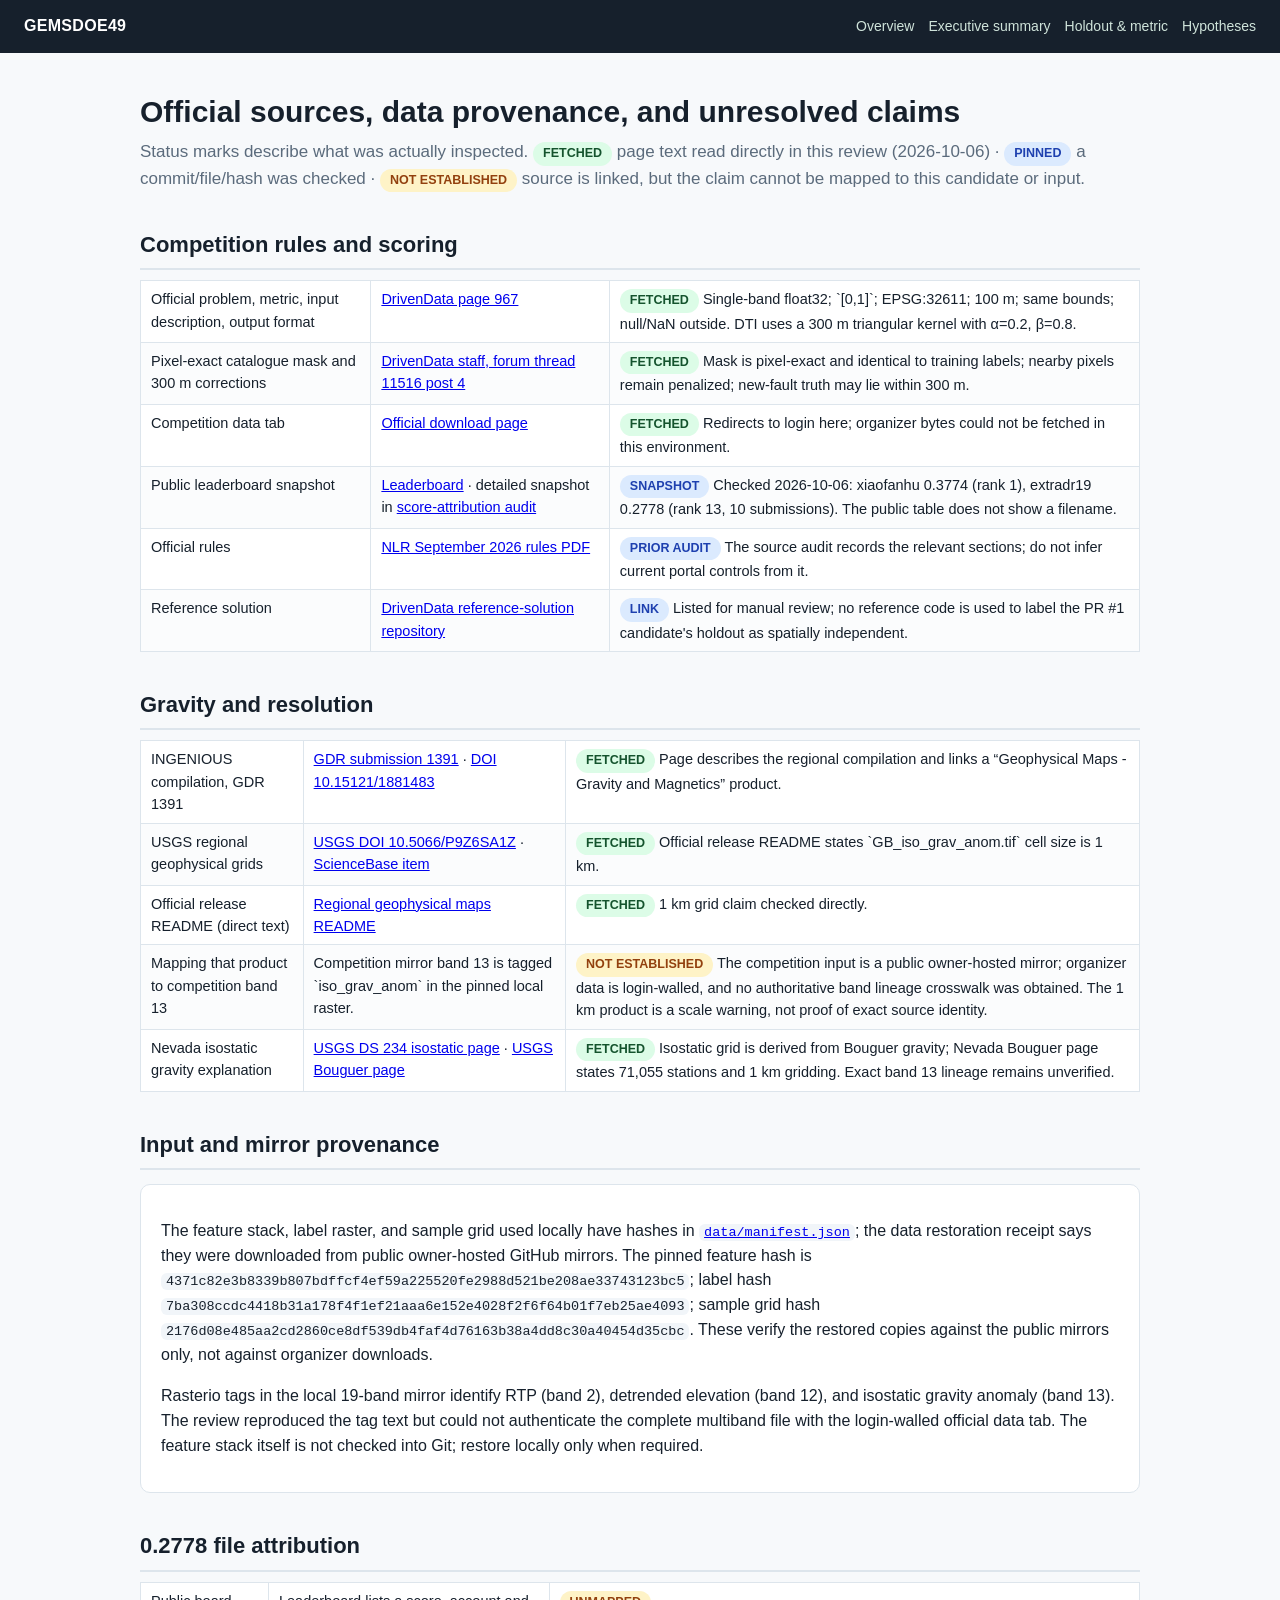
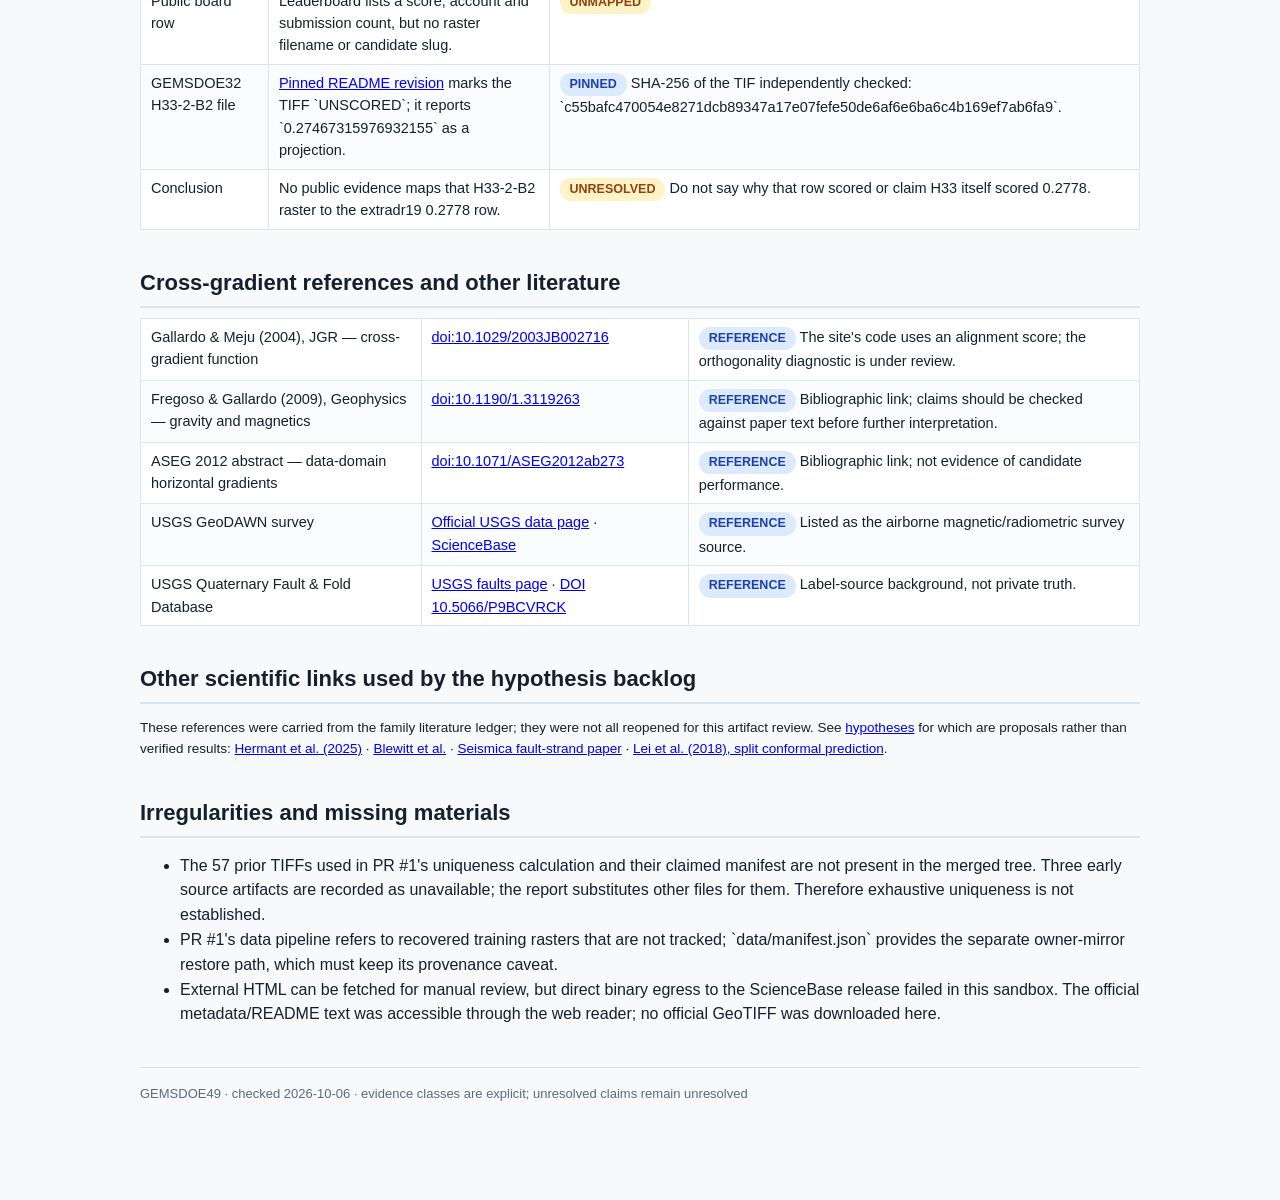
<file: docs/sources.html>
<!DOCTYPE html>
<html lang="en">
<head>
<meta charset="utf-8">
<meta name="viewport" content="width=device-width, initial-scale=1">
<title>Sources &amp; provenance · GEMSDOE49</title>
<link rel="stylesheet" href="style.css">
</head>
<body>
<header class="site">
  <a class="brand" href="index.html">GEMSDOE49</a>
  <nav>
    <a href="index.html">Overview</a>
    <a href="executive-summary.html">Executive summary</a>
    <a href="holdout.html">Holdout &amp; metric</a>
    <a href="hypotheses.html">Hypotheses</a>
  </nav>
</header>
<main>
<h1>Official sources, data provenance, and unresolved claims</h1>
<p class="lead">Status marks describe what was actually inspected. <span class="pill ok">FETCHED</span> page text read directly in this review (2026-10-06) · <span class="pill info">PINNED</span> a commit/file/hash was checked · <span class="pill warn">NOT ESTABLISHED</span> source is linked, but the claim cannot be mapped to this candidate or input.</p>

<h2>Competition rules and scoring</h2>
<table>
<tr><td>Official problem, metric, input description, output format</td><td><a href="https://www.drivendata.org/competitions/306/competition-doe-gems/page/967/">DrivenData page 967</a></td><td><span class="pill ok">FETCHED</span> Single-band float32; `[0,1]`; EPSG:32611; 100 m; same bounds; null/NaN outside. DTI uses a 300 m triangular kernel with α=0.2, β=0.8.</td></tr>
<tr><td>Pixel-exact catalogue mask and 300 m corrections</td><td><a href="https://community.drivendata.org/t/scoring-clarification-are-known-usgs-ingenious-faults-masked-when-scoring-and-are-they-in-the-final-round-label-set/11516/4">DrivenData staff, forum thread 11516 post 4</a></td><td><span class="pill ok">FETCHED</span> Mask is pixel-exact and identical to training labels; nearby pixels remain penalized; new-fault truth may lie within 300 m.</td></tr>
<tr><td>Competition data tab</td><td><a href="https://www.drivendata.org/competitions/306/competition-doe-gems/data/">Official download page</a></td><td><span class="pill ok">FETCHED</span> Redirects to login here; organizer bytes could not be fetched in this environment.</td></tr>
<tr><td>Public leaderboard snapshot</td><td><a href="https://www.drivendata.org/competitions/306/competition-doe-gems/leaderboard/">Leaderboard</a> · detailed snapshot in <a href="reports/source_audit_20261006.md">score-attribution audit</a></td><td><span class="pill info">SNAPSHOT</span> Checked 2026-10-06: xiaofanhu 0.3774 (rank 1), extradr19 0.2778 (rank 13, 10 submissions). The public table does not show a filename.</td></tr>
<tr><td>Official rules</td><td><a href="https://docs.nlr.gov/docs/fy26osti/96647.pdf">NLR September 2026 rules PDF</a></td><td><span class="pill info">PRIOR AUDIT</span> The source audit records the relevant sections; do not infer current portal controls from it.</td></tr>
<tr><td>Reference solution</td><td><a href="https://github.com/drivendataorg/gems-prize-reference-solution">DrivenData reference-solution repository</a></td><td><span class="pill info">LINK</span> Listed for manual review; no reference code is used to label the PR #1 candidate's holdout as spatially independent.</td></tr>
</table>

<h2>Gravity and resolution</h2>
<table>
<tr><td>INGENIOUS compilation, GDR 1391</td><td><a href="https://gdr.openei.org/submissions/1391">GDR submission 1391</a> · <a href="https://doi.org/10.15121/1881483">DOI 10.15121/1881483</a></td><td><span class="pill ok">FETCHED</span> Page describes the regional compilation and links a “Geophysical Maps - Gravity and Magnetics” product.</td></tr>
<tr><td>USGS regional geophysical grids</td><td><a href="https://doi.org/10.5066/P9Z6SA1Z">USGS DOI 10.5066/P9Z6SA1Z</a> · <a href="https://www.sciencebase.gov/catalog/item/628d4fabd34ef70cdba3c4a4">ScienceBase item</a></td><td><span class="pill ok">FETCHED</span> Official release README states `GB_iso_grav_anom.tif` cell size is 1 km.</td></tr>
<tr><td>Official release README (direct text)</td><td><a href="https://www.sciencebase.gov/catalog/file/get/628d4fabd34ef70cdba3c4a4?f=__disk__92%2F80%2Fcf%2F9280cf040f09308bceae2b0da4ae0356ec778ed5">Regional geophysical maps README</a></td><td><span class="pill ok">FETCHED</span> 1 km grid claim checked directly.</td></tr>
<tr><td>Mapping that product to competition band 13</td><td>Competition mirror band 13 is tagged `iso_grav_anom` in the pinned local raster.</td><td><span class="pill warn">NOT ESTABLISHED</span> The competition input is a public owner-hosted mirror; organizer data is login-walled, and no authoritative band lineage crosswalk was obtained. The 1 km product is a scale warning, not proof of exact source identity.</td></tr>
<tr><td>Nevada isostatic gravity explanation</td><td><a href="https://pubs.usgs.gov/ds/2006/234/nv_iso.htm">USGS DS 234 isostatic page</a> · <a href="https://pubs.usgs.gov/ds/2006/234/nv_boug.htm">USGS Bouguer page</a></td><td><span class="pill ok">FETCHED</span> Isostatic grid is derived from Bouguer gravity; Nevada Bouguer page states 71,055 stations and 1 km gridding. Exact band 13 lineage remains unverified.</td></tr>
</table>

<h2>Input and mirror provenance</h2>
<div class="card">
<p>The feature stack, label raster, and sample grid used locally have hashes in <a href="../data/manifest.json"><code>data/manifest.json</code></a>; the data restoration receipt says they were downloaded from public owner-hosted GitHub mirrors. The pinned feature hash is <code>4371c82e3b8339b807bdffcf4ef59a225520fe2988d521be208ae33743123bc5</code>; label hash <code>7ba308ccdc4418b31a178f4f1ef21aaa6e152e4028f2f6f64b01f7eb25ae4093</code>; sample grid hash <code>2176d08e485aa2cd2860ce8df539db4faf4d76163b38a4dd8c30a40454d35cbc</code>. These verify the restored copies against the public mirrors only, not against organizer downloads.</p>
<p>Rasterio tags in the local 19-band mirror identify RTP (band 2), detrended elevation (band 12), and isostatic gravity anomaly (band 13). The review reproduced the tag text but could not authenticate the complete multiband file with the login-walled official data tab. The feature stack itself is not checked into Git; restore locally only when required.</p>
</div>

<h2>0.2778 file attribution</h2>
<table>
<tr><td>Public board row</td><td>Leaderboard lists a score, account and submission count, but no raster filename or candidate slug.</td><td><span class="pill warn">UNMAPPED</span></td></tr>
<tr><td>GEMSDOE32 H33-2-B2 file</td><td><a href="https://github.com/buffedlizard55-lab/GEMSDOE32/blob/b983924b57781edd29b8e249c4923bf33d9902f6/README.md">Pinned README revision</a> marks the TIFF `UNSCORED`; it reports `0.27467315976932155` as a projection.</td><td><span class="pill info">PINNED</span> SHA-256 of the TIF independently checked: `c55bafc470054e8271dcb89347a17e07fefe50de6af6e6ba6c4b169ef7ab6fa9`.</td></tr>
<tr><td>Conclusion</td><td>No public evidence maps that H33-2-B2 raster to the extradr19 0.2778 row.</td><td><span class="pill warn">UNRESOLVED</span> Do not say why that row scored or claim H33 itself scored 0.2778.</td></tr>
</table>

<h2>Cross-gradient references and other literature</h2>
<table>
<tr><td>Gallardo &amp; Meju (2004), JGR — cross-gradient function</td><td><a href="https://doi.org/10.1029/2003JB002716">doi:10.1029/2003JB002716</a></td><td><span class="pill info">REFERENCE</span> The site's code uses an alignment score; the orthogonality diagnostic is under review.</td></tr>
<tr><td>Fregoso &amp; Gallardo (2009), Geophysics — gravity and magnetics</td><td><a href="https://doi.org/10.1190/1.3119263">doi:10.1190/1.3119263</a></td><td><span class="pill info">REFERENCE</span> Bibliographic link; claims should be checked against paper text before further interpretation.</td></tr>
<tr><td>ASEG 2012 abstract — data-domain horizontal gradients</td><td><a href="https://doi.org/10.1071/ASEG2012ab273">doi:10.1071/ASEG2012ab273</a></td><td><span class="pill info">REFERENCE</span> Bibliographic link; not evidence of candidate performance.</td></tr>
<tr><td>USGS GeoDAWN survey</td><td><a href="https://www.usgs.gov/data/geodawn-airborne-magnetic-and-radiometric-surveys-northwestern-great-basin-nevada-and">Official USGS data page</a> · <a href="https://www.sciencebase.gov/catalog/item/657e1d85d34e23d3533209f7">ScienceBase</a></td><td><span class="pill info">REFERENCE</span> Listed as the airborne magnetic/radiometric survey source.</td></tr>
<tr><td>USGS Quaternary Fault &amp; Fold Database</td><td><a href="https://www.usgs.gov/programs/earthquake-hazards/faults">USGS faults page</a> · <a href="https://doi.org/10.5066/P9BCVRCK">DOI 10.5066/P9BCVRCK</a></td><td><span class="pill info">REFERENCE</span> Label-source background, not private truth.</td></tr>
</table>

<h2>Other scientific links used by the hypothesis backlog</h2>
<p class="small">These references were carried from the family literature ledger; they were not all reopened for this artifact review. See <a href="hypotheses.html">hypotheses</a> for which are proposals rather than verified results: <a href="https://pangea.stanford.edu/ERE/pdf/IGAstandard/SGW/2025/Hermant.pdf">Hermant et al. (2025)</a> · <a href="https://nbmg.unr.edu/staff/pdfs/blewitt%20grc%20paper.pdf">Blewitt et al.</a> · <a href="https://seismica.library.mcgill.ca/article/view/2648">Seismica fault-strand paper</a> · <a href="https://doi.org/10.1080/01621459.2017.1322365">Lei et al. (2018), split conformal prediction</a>.</p>

<h2>Irregularities and missing materials</h2>
<ul>
<li>The 57 prior TIFFs used in PR #1's uniqueness calculation and their claimed manifest are not present in the merged tree. Three early source artifacts are recorded as unavailable; the report substitutes other files for them. Therefore exhaustive uniqueness is not established.</li>
<li>PR #1's data pipeline refers to recovered training rasters that are not tracked; `data/manifest.json` provides the separate owner-mirror restore path, which must keep its provenance caveat.</li>
<li>External HTML can be fetched for manual review, but direct binary egress to the ScienceBase release failed in this sandbox. The official metadata/README text was accessible through the web reader; no official GeoTIFF was downloaded here.</li>
</ul>

<footer>GEMSDOE49 · checked 2026-10-06 · evidence classes are explicit; unresolved claims remain unresolved</footer>
</main>
</body>
</html>
</file>
<file: docs/assets/site.css>
:root{--bg:#0d1117;--panel:#151b23;--line:#2a3341;--fg:#e6edf3;--dim:#9aa7b4;--acc:#4cc2ff;
--ok:#3fb950;--warn:#d29922;--bad:#f85149;--mono:ui-monospace,SFMono-Regular,Menlo,Consolas,monospace}
*{box-sizing:border-box}
body{margin:0;background:var(--bg);color:var(--fg);font:16px/1.62 -apple-system,BlinkMacSystemFont,
"Segoe UI",Roboto,Helvetica,Arial,sans-serif}
a{color:var(--acc)} a:hover{text-decoration:none}
header{border-bottom:1px solid var(--line);background:#0b0f14;position:sticky;top:0;z-index:9}
.wrap{max-width:1020px;margin:0 auto;padding:0 22px}
header .wrap{display:flex;flex-wrap:wrap;gap:6px 20px;align-items:center;padding-top:12px;padding-bottom:12px}
header b{font-size:15px;letter-spacing:.02em}
nav a{color:var(--dim);font-size:14px;margin-right:16px;text-decoration:none}
nav a:hover,nav a[aria-current]{color:var(--fg)}
main{padding:30px 0 80px}
h1{font-size:31px;line-height:1.2;margin:6px 0 8px}
h2{font-size:21px;margin:38px 0 10px;padding-bottom:7px;border-bottom:1px solid var(--line)}
h3{font-size:17px;margin:24px 0 6px}
p,li{color:#d7e0e8}
.sub{color:var(--dim);font-size:15px}
.card{background:var(--panel);border:1px solid var(--line);border-radius:11px;padding:18px 20px;margin:16px 0}
.dl{background:linear-gradient(180deg,#122a3a,#101821);border:1px solid #2f5d78}
.dl h2{border:0;margin:0 0 4px;padding:0;font-size:20px}
.btn{display:inline-block;background:var(--acc);color:#04121b;font-weight:700;text-decoration:none;
padding:13px 22px;border-radius:9px;font-size:17px;margin:10px 12px 4px 0}
.btn:hover{filter:brightness(1.1)}
.btn.sec{background:#233040;color:var(--fg);font-weight:600;font-size:15px;padding:10px 16px}
code,pre{font-family:var(--mono)}
code{background:#1d2530;padding:2px 6px;border-radius:5px;font-size:13.5px}
pre{background:#0b0f14;border:1px solid var(--line);border-radius:9px;padding:14px 16px;overflow:auto;font-size:13px}
table{width:100%;border-collapse:collapse;margin:12px 0;font-size:14.5px}
th,td{text-align:left;padding:7px 10px;border-bottom:1px solid var(--line);vertical-align:top}
th{color:var(--dim);font-weight:600;font-size:13px;text-transform:uppercase;letter-spacing:.04em}
td.n,th.n{text-align:right;font-family:var(--mono);font-size:13.5px}
.pill{display:inline-block;font-size:12px;padding:2px 9px;border-radius:20px;border:1px solid var(--line);color:var(--dim)}
.ok{color:var(--ok);border-color:#1f6f33}.warn{color:var(--warn);border-color:#6b5417}
.bad{color:var(--bad);border-color:#7d2b26}
.grid{display:grid;grid-template-columns:repeat(auto-fit,minmax(215px,1fr));gap:12px}
.kpi{background:var(--panel);border:1px solid var(--line);border-radius:10px;padding:14px}
.kpi .v{font-size:25px;font-weight:700;font-family:var(--mono)}
.kpi .k{color:var(--dim);font-size:12.5px;text-transform:uppercase;letter-spacing:.05em}
.small{font-size:13.5px;color:var(--dim)}
footer{border-top:1px solid var(--line);color:var(--dim);font-size:13.5px;padding:22px 0 46px}
blockquote{border-left:3px solid var(--line);margin:12px 0;padding:2px 0 2px 15px;color:var(--dim)}
.tag{font-size:11.5px;border:1px solid var(--line);border-radius:5px;padding:1px 7px;color:var(--dim);
font-family:var(--mono);white-space:nowrap}
.tag.m{color:var(--acc);border-color:#28485e}
.tag.o{color:var(--ok);border-color:#1f6f33}
.tag.b{color:var(--warn);border-color:#6b5417}
</file>
<file: docs/style.css>
:root {
  --ink: #16202c; --muted: #5b6b7c; --line: #dde5ec; --bg: #f7f9fb;
  --card: #ffffff; --accent: #0b6e4f; --accent-2: #0f8a63; --warn: #b45309;
  --code: #f1f5f9;
}
* { box-sizing: border-box; }
body { margin: 0; font: 16px/1.55 -apple-system, "Segoe UI", Roboto, Helvetica, Arial, sans-serif;
       color: var(--ink); background: var(--bg); }
header.site { background: var(--ink); color: #fff; padding: 14px 24px; display: flex;
              align-items: center; gap: 16px; flex-wrap: wrap; position: sticky; top: 0; z-index: 5; }
header.site a { color: #cfe3da; text-decoration: none; font-size: 14px; }
header.site a.brand { color: #fff; font-weight: 700; font-size: 16px; letter-spacing: .3px; }
header.site nav { display: flex; gap: 14px; flex-wrap: wrap; margin-left: auto; }
main { max-width: 1040px; margin: 0 auto; padding: 28px 20px 80px; }
h1 { font-size: 30px; margin: 8px 0 4px; }
h2 { font-size: 22px; margin: 36px 0 10px; border-bottom: 2px solid var(--line); padding-bottom: 6px; }
h3 { font-size: 17px; margin: 22px 0 6px; }
p.lead { color: var(--muted); font-size: 17px; margin-top: 2px; }
.card { background: var(--card); border: 1px solid var(--line); border-radius: 10px;
        padding: 18px 20px; margin: 14px 0; }
.hero { background: linear-gradient(135deg, #0b3d2e, #0b6e4f); color: #fff; border-radius: 12px;
        padding: 26px 26px 22px; margin: 18px 0; }
.hero h2 { border: 0; color: #fff; margin: 0 0 8px; font-size: 24px; }
.btn { display: inline-block; background: #fff; color: #0b3d2e; font-weight: 700;
       padding: 12px 20px; border-radius: 8px; text-decoration: none; margin: 6px 10px 6px 0;
       font-size: 16px; }
.btn.alt { background: #0f8a63; color: #fff; }
.btn:hover { transform: translateY(-1px); }
code, pre { background: var(--code); border-radius: 6px; font-family: ui-monospace, "SF Mono", Menlo, Consolas, monospace; font-size: 13.5px; }
code { padding: 1px 5px; }
pre { padding: 12px 14px; overflow-x: auto; border: 1px solid var(--line); }
table { border-collapse: collapse; width: 100%; margin: 10px 0; background: var(--card); font-size: 14.5px; }
th, td { border: 1px solid var(--line); padding: 7px 10px; text-align: left; vertical-align: top; }
th { background: #eef3f7; }
tr:nth-child(even) td { background: #fbfcfd; }
.pill { display: inline-block; padding: 2px 10px; border-radius: 999px; font-size: 12.5px; font-weight: 700; }
.pill.ok { background: #dcfce7; color: #14532d; }
.pill.warn { background: #fef3c7; color: #92400e; }
.pill.info { background: #dbeafe; color: #1e40af; }
.muted { color: var(--muted); }
.small { font-size: 13.5px; }
.note { border-left: 4px solid var(--accent); background: #f0f9f4; padding: 10px 14px; border-radius: 0 8px 8px 0; }
.flag { border-left: 4px solid var(--warn); background: #fffbeb; padding: 10px 14px; border-radius: 0 8px 8px 0; }
.grid2 { display: grid; grid-template-columns: 1fr 1fr; gap: 14px; }
@media (max-width: 760px) { .grid2 { grid-template-columns: 1fr; } }
footer { border-top: 1px solid var(--line); margin-top: 40px; padding: 16px 0; color: var(--muted); font-size: 13px; }
</file>
